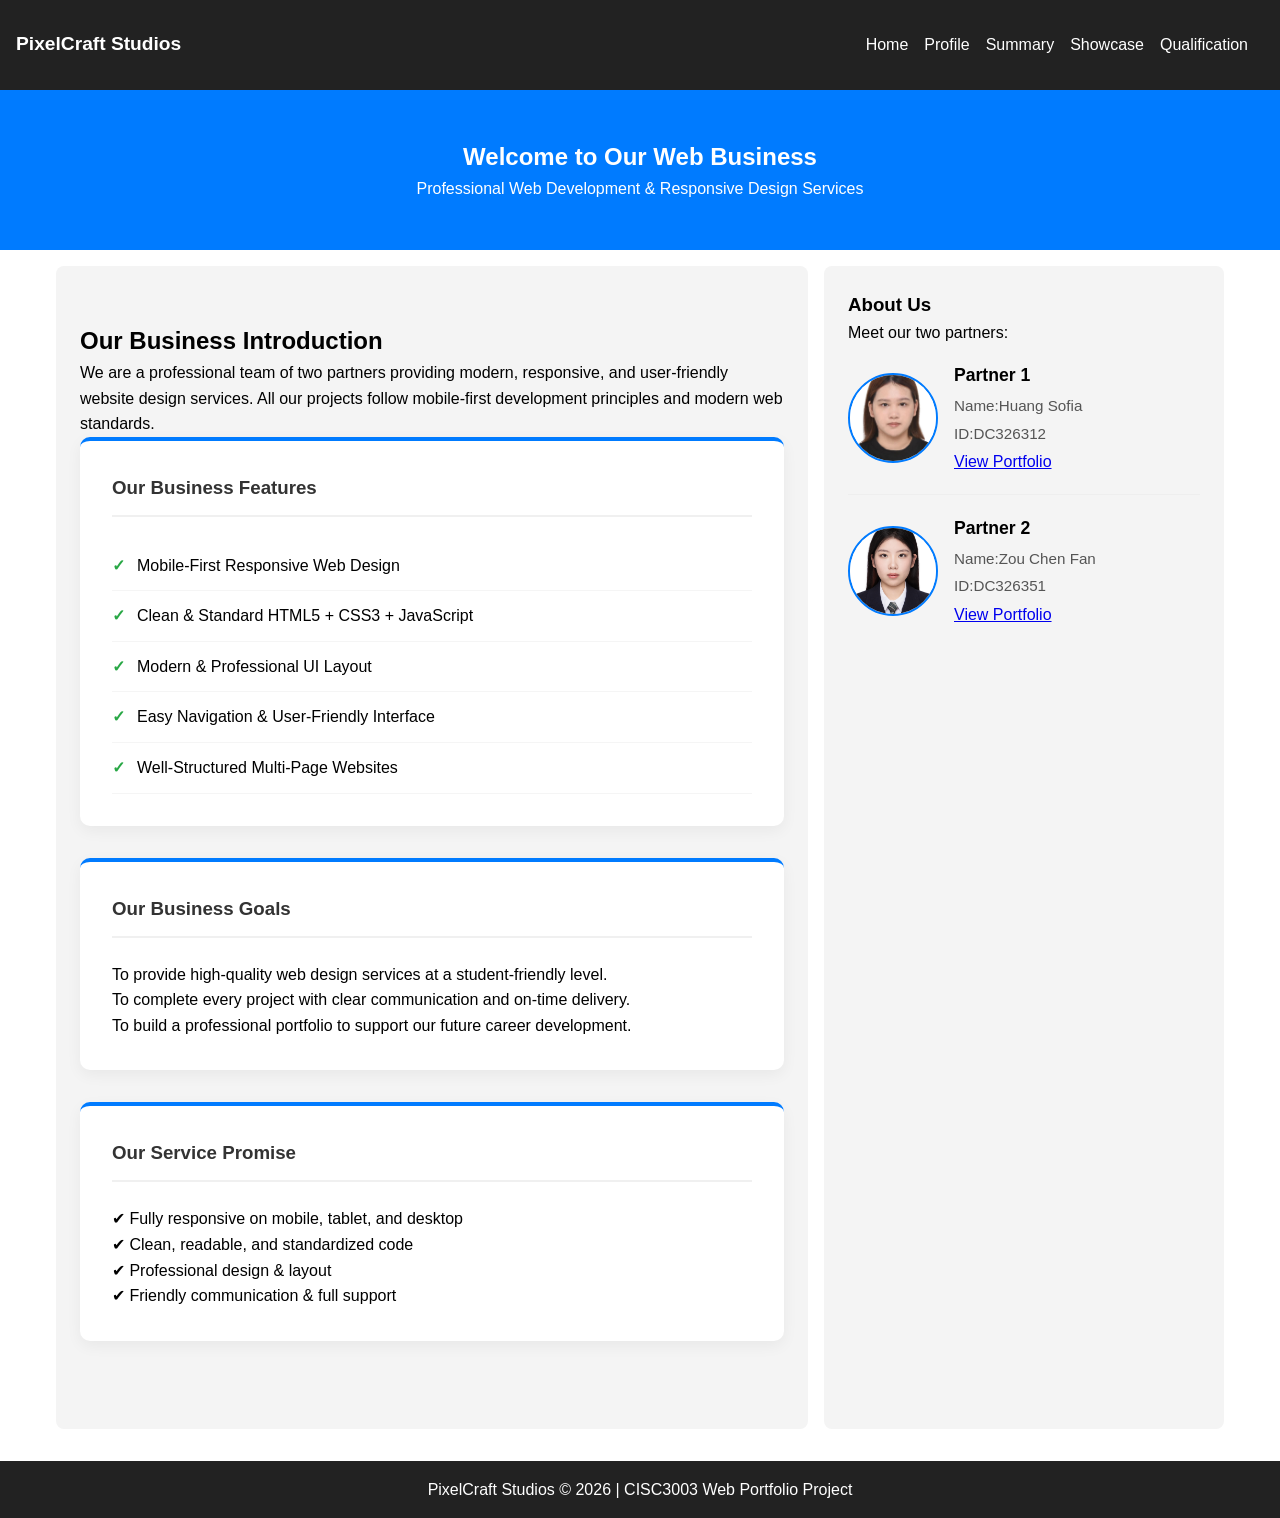
<file: CISC3003-PairAssgn-2026APR02/public/index.html>
<!DOCTYPE html>
<html lang="en">
<head>
  <meta charset="UTF-8">
  <meta name="viewport" content="width=device-width, initial-scale=1.0">
  <title>Home - Our Web Business</title>
  <link rel="stylesheet" href="css/style.css">
  <style>
    .home-container {
      padding: 2rem 0;
    }

    .home-card {
      background: white;
      border-radius: 10px;
      padding: 2rem;
      box-shadow: 0 5px 15px rgba(0,0,0,0.05);
      border-top: 4px solid #007bff;
      margin-bottom: 2rem;
      transition: transform 0.3s ease, box-shadow 0.3s ease;
    }

    .home-card:hover {
      transform: translateY(-5px);
      box-shadow: 0 10px 20px rgba(0,0,0,0.1);
    }

    .home-card h3 {
      color: #333;
      margin-bottom: 1.5rem;
      padding-bottom: 0.75rem;
      border-bottom: 2px solid #f0f0f0;
    }

    .feature-list {
      list-style: none;
      padding-left: 0;
    }

    .feature-list li {
      padding: 0.75rem 0;
      border-bottom: 1px solid #f5f5f5;
      display: flex;
      align-items: center;
    }

    .feature-list li:before {
      content: "✓";
      color: #28a745;
      font-weight: bold;
      margin-right: 0.75rem;
    }

    .partner-info {
      display: flex;
      align-items: center;
      gap: 1rem;
      margin-bottom: 1.2rem;
      padding-bottom: 1.2rem;
      border-bottom: 1px solid #eee;
    }

    .partner-info:last-child {
      border-bottom: none;
      margin-bottom: 0;
      padding-bottom: 0;
    }

    .partner-photo {
      width: 90px;
      height: 90px;
      object-fit: cover;
      border-radius: 50%;
      border: 2px solid #007bff;
    }

    .partner-details h4 {
      margin: 0 0 0.3rem 0;
      font-size: 1.1rem;
    }

    .partner-details p {
      margin: 0.2rem 0;
      font-size: 0.95rem;
      color: #555;
    }
  </style>
</head>
<body>

  <header>
    <div class="logo">PixelCraft Studios</div>
    <nav>
      <ul class="nav-links">
        <li><a href="index.html" class="active">Home</a></li>
        <li><a href="profile.html">Profile</a></li>
        <li><a href="summary.html">Summary</a></li>
        <li><a href="showcase.html">Showcase</a></li>
        <li><a href="qualification.html">Qualification</a></li>
      </ul>
      <div class="hamburger">☰</div>
    </nav>
  </header>

  <section class="hero">
    <h1>Welcome to Our Web Business</h1>
    <p>Professional Web Development & Responsive Design Services</p>
  </section>

  <div class="container">

    <main class="content">
      <div class="home-container">
        <h2>Our Business Introduction</h2>
        <p>We are a professional team of two partners providing modern, responsive, and user-friendly website design services. All our projects follow mobile-first development principles and modern web standards.</p>

        <div class="home-card">
          <h3>Our Business Features</h3>
          <ul class="feature-list">
            <li>Mobile-First Responsive Web Design</li>
            <li>Clean & Standard HTML5 + CSS3 + JavaScript</li>
            <li>Modern & Professional UI Layout</li>
            <li>Easy Navigation & User-Friendly Interface</li>
            <li>Well-Structured Multi-Page Websites</li>
          </ul>
        </div>

        <div class="home-card">
          <h3>Our Business Goals</h3>
          <p>To provide high-quality web design services at a student-friendly level.</p>
          <p>To complete every project with clear communication and on-time delivery.</p>
          <p>To build a professional portfolio to support our future career development.</p>
        </div>

        <div class="home-card">
          <h3>Our Service Promise</h3>
          <p>✔ Fully responsive on mobile, tablet, and desktop</p>
          <p>✔ Clean, readable, and standardized code</p>
          <p>✔ Professional design & layout</p>
          <p>✔ Friendly communication & full support</p>
        </div>
      </div>
    </main>

    <aside class="sidebar">
      <h3>About Us</h3>
      <p style="margin-bottom:1rem;">Meet our two partners:</p>

      <!-- Partner 1 -->
      <div class="partner-info">
        <img src="images/partner1.png" class="partner-photo">
        <div class="partner-details">
          <h4>Partner 1</h4>
          <p>Name:Huang Sofia</p>
          <p>ID:DC326312</p>
           <a href="https://sofia74077.github.io/CISC3003-IndAssgn-2026MAR01/" class="portfolio-btn">View Portfolio</a>
        </div>
        </div>

      <!-- Partner 2 -->
      <div class="partner-info">
        <img src="images/partner2.jpg" class="partner-photo">
        <div class="partner-details">
          <h4>Partner 2</h4>
          <p>Name:Zou Chen Fan</p>
          <p>ID:DC326351</p>
           <a href="https://emilyum.github.io/Hello-World/cisc3003-IndAssgn-2026MAR01/cisc3003-IndAssgn.html" class="portfolio-btn">View Portfolio</a>
        </div>
       </div>
    </aside>
  </div>

  <footer>
    <p>PixelCraft Studios &copy; 2026 | CISC3003 Web Portfolio Project</p>
  </footer>

  <script src="js/script.js"></script>
</body>
</html>
</file>
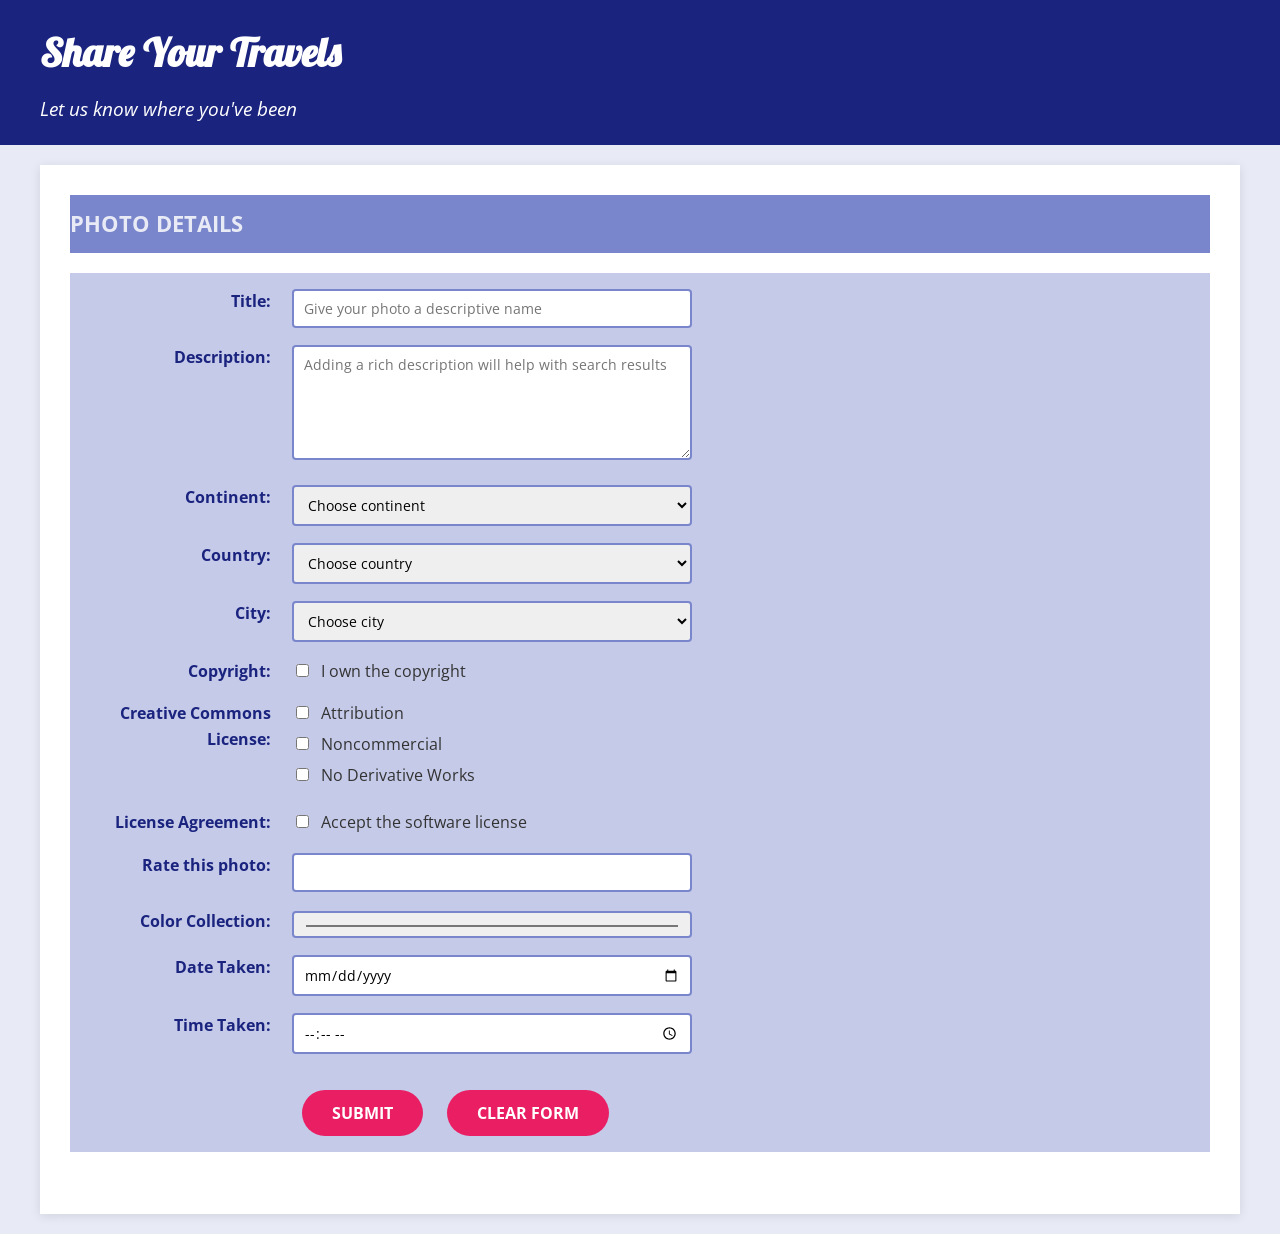
<file: CISC3003-Practice04-2026FEB06/CISC3003_ Practice04-after.html>
<!DOCTYPE html>
<html lang="en">
<head>
    <meta http-equiv="Content-Type" content="text/html; charset=UTF-8">
    <title>CISC3003: Practice 04</title>
    
    <link href="https://fonts.googleapis.com/css?family=Open+Sans" rel="stylesheet">
    <link href="https://fonts.googleapis.com/css?family=Lobster" rel="stylesheet">
    
    <link rel="stylesheet" href="css/reset.css">
    <link rel="stylesheet" href="css/cisc3003-practice04-after.css">
</head>
<body>
    <header>
        <h1>Share Your Travels</h1>
        <p>Let us know where you've been</p>
    </header>
    
    <main>
        <section>
            <h2>Photo Details</h2>
                <table>
                    <tr>
                        <td><label for="title">Title:</label></td>
                        <td>
                            <input type="text" id="title" name="title" 
                                   placeholder="Give your photo a descriptive name" 
                                   size="50">
                        </td>
                    </tr>
                    <tr>
                        <td><label for="description">Description:</label></td>
                        <td>
                            <textarea id="description" name="description" 
                                      rows="5" cols="61"
                                      placeholder="Adding a rich description will help with search results"></textarea>
                        </td>
                    </tr>
                    <tr>
                        <td><label for="continent">Continent:</label></td>
                        <td>
                            <select id="continent" name="continent">
                                <option value="">Choose continent</option>
                                <option value="africa">Africa</option>
                                <option value="asia">Asia</option>
                                <option value="europe">Europe</option>
                                <option value="north-america">North America</option>
                                <option value="south-america">South America</option>
                            </select>
                        </td>
                    </tr>
                    <tr>
                        <td><label for="country">Country:</label></td>
                        <td>
                            <select id="country" name="country">
                                <option value="">Choose country</option>
                                <option value="canada">Canada</option>
                                <option value="mexico">Mexico</option>
                                <option value="usa">United States</option>
                            </select>
                        </td>
                    </tr>
                    <tr>
                        <td><label for="city">City:</label></td>
                        <td>
                            <select id="city" name="city">
                                <option value="">Choose city</option>
                                <option value="calgary">Calgary</option>
                                <option value="montreal">Montreal</option>
                                <option value="toronto">Toronto</option>
                                <option value="vancouver">Vancouver</option>
                            </select>
                        </td>
                    </tr>
                    <tr>
                        <td><label>Copyright:</label></td>
                        <td>
                            <input type="checkbox" id="copyright" name="copyright" value="1">
                            <label for="copyright" style="display:inline;">I own the copyright</label>
                        </td>
                    </tr>
                    <tr>
                        <td><label>Creative Commons<br>License:</label></td>
                        <td>
                            <div>
                                <input type="checkbox" id="cc-attribution" name="cc[]" value="attribution">
                                <label for="cc-attribution" style="display:inline;">Attribution</label>
                            </div>
                            <div>
                                <input type="checkbox" id="cc-noncommercial" name="cc[]" value="noncommercial">
                                <label for="cc-noncommercial" style="display:inline;">Noncommercial</label>
                            </div>
                            <div>
                                <input type="checkbox" id="cc-noderivative" name="cc[]" value="noderivative">
                                <label for="cc-noderivative" style="display:inline;">No Derivative Works</label>
                            </div>
                        </td>
                    </tr>
                    <tr>
                        <td><label>License Agreement:</label></td>
                        <td>
                            <input type="checkbox" id="license" name="license" value="1">
                            <label for="license" style="display:inline;">Accept the software license</label>
                        </td>
                    </tr>
                    <tr>
                        <td><label for="rating">Rate this photo:</label></td>
                        <td>
                            <input type="number" id="rating" name="rating">

                        </td>
                    </tr>
                    <tr>
                        <td><label for="color">Color Collection:</label></td>
                        <td>
                            <input type="color" id="color" name="color" value="#000000">
                        </td>
                    </tr>
                    <tr>
                        <td><label for="date">Date Taken:</label></td>
                        <td>
                            <input type="date" id="date" name="date">
                        </td>
                    </tr>
                    <tr>
                        <td><label for="time">Time Taken:</label></td>
                        <td>
                            <input type="time" id="time" name="time">
                        </td>
                    </tr>
                    <tr>
                        <td></td>
                        <td style="padding-top: 20px;">
                            <input type="submit" value="Submit" class="rounded">
                            <input type="reset" value="Clear Form" class="rounded">
                        </td>
                    </tr>
                </table>
            </form>
        </section>
    </main>
</body>
</html>
</file>
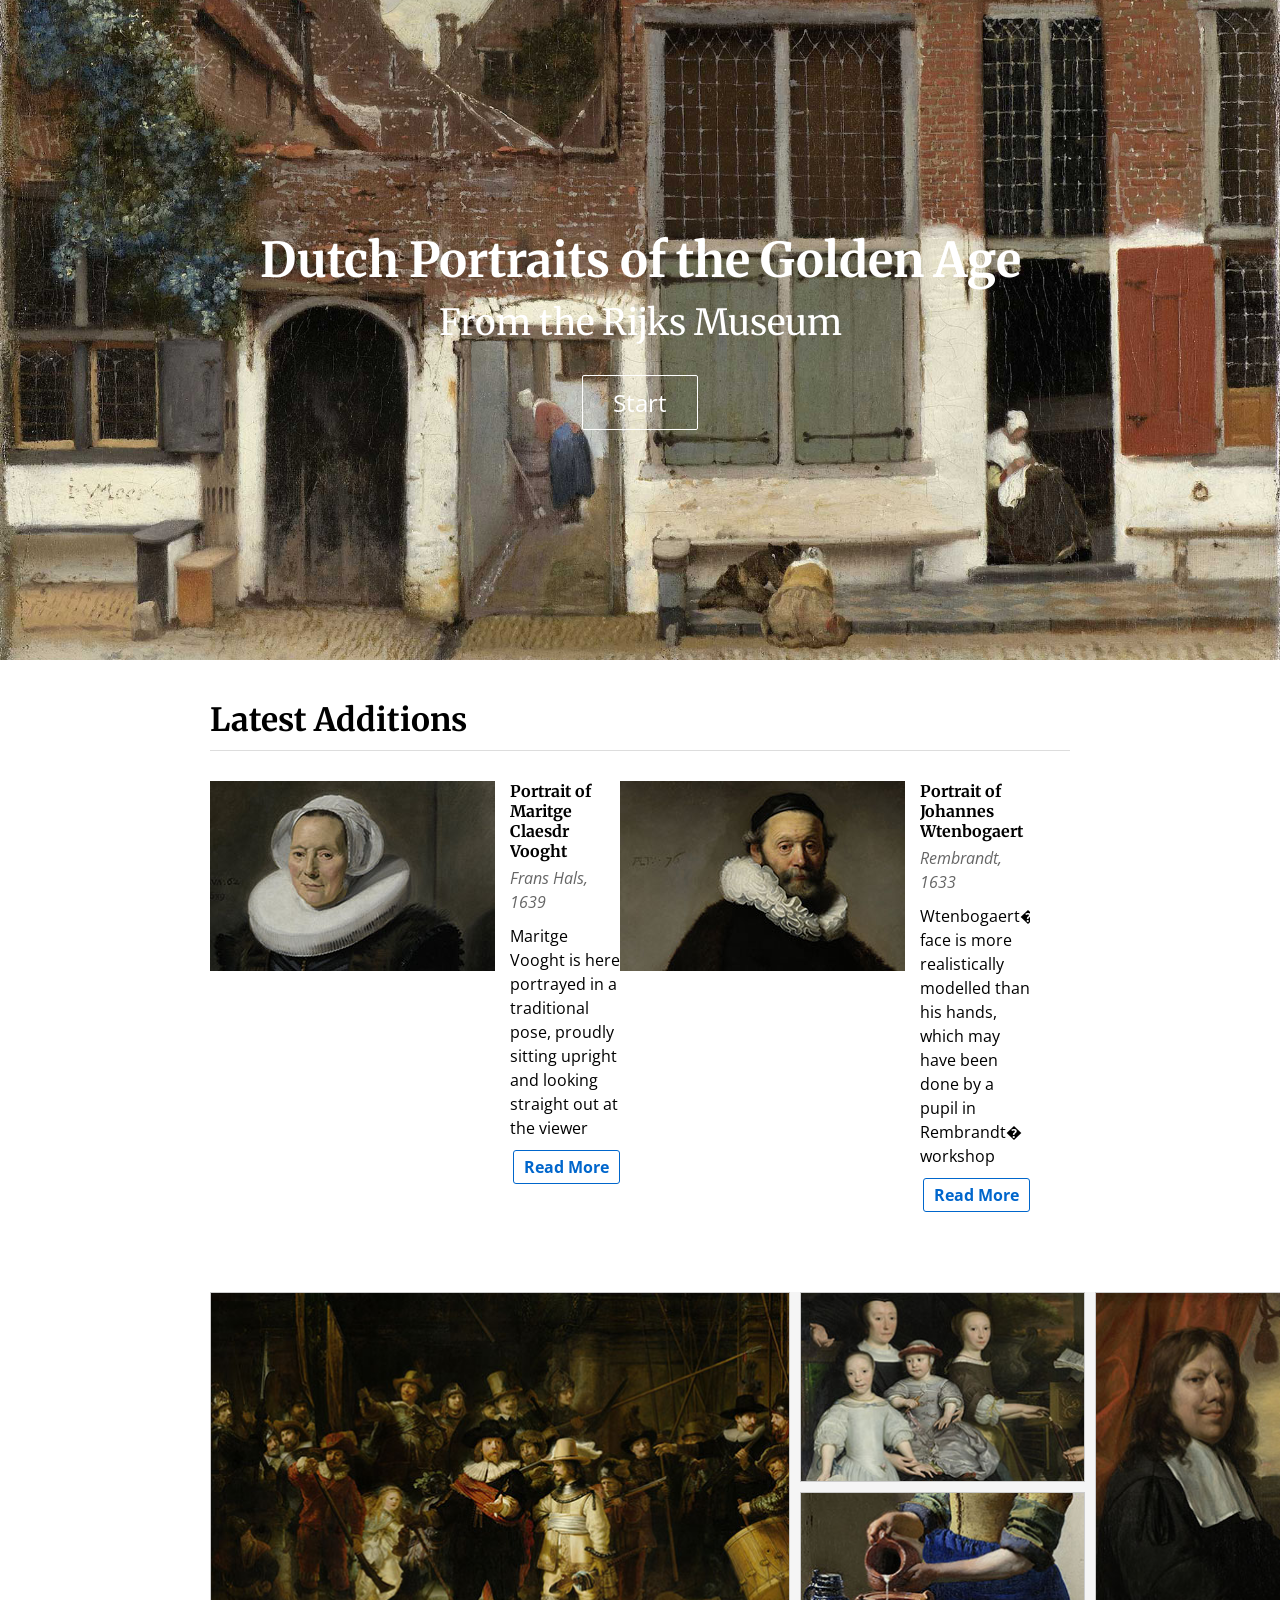
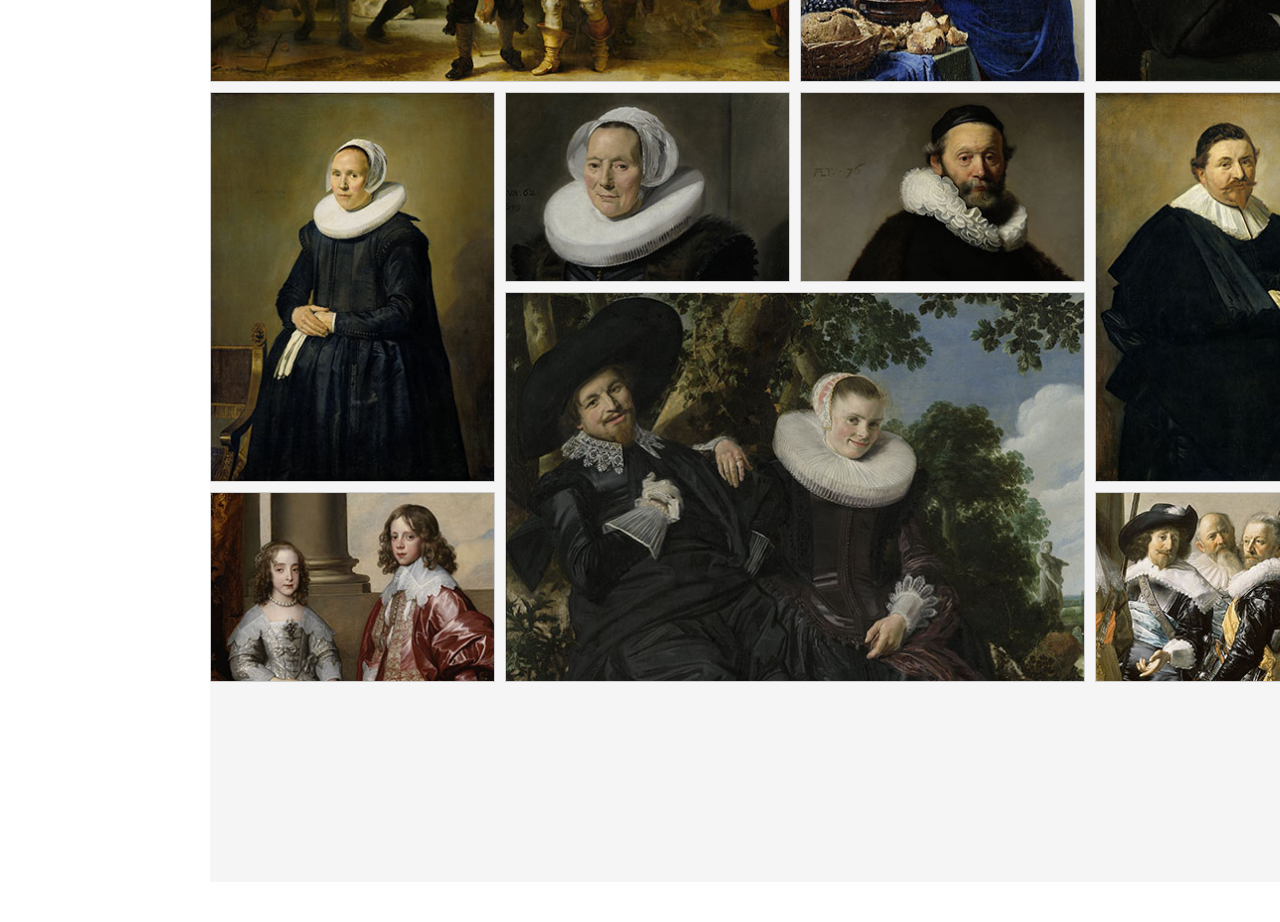
<file: CISC3003-Practice06-2026FEB13/cisc3003-practice05-after.html>
<!DOCTYPE html>
<html lang="en">

<head>
    <meta charset="utf-8">
    <title>CISC3003 Practice 05</title>

   <meta name="viewport" content="width=device-width, initial-scale=1.0">
    <link href='http://fonts.googleapis.com/css?family=Merriweather' rel='stylesheet' type='text/css'>
    <link href='http://fonts.googleapis.com/css?family=Open+Sans' rel='stylesheet' type='text/css'>
    
    <link rel="stylesheet" href="css/cisc3003-practice05-after.css">
</head>

<body>
    <header>
        <img src="images/veermeer-view-of-house--background.jpg" class="banner" />
        <div class="banner--title">
            <h1>Dutch Portraits of the Golden Age</h1>
            <h2>From the Rijks Museum</h2>
            <span><a href="#start">Start</a></span>
        </div>
        
    </header>
 
    <article>
        <a name="start"></a>
        <div class="highlights">
            <h2>Latest Additions</h2>
            <div class="highlights--container">
                <div class="highlights--media">
                    <img src="images/mosaic-f.jpg" alt="...">
                </div>
                <div class="highlights--text">
                    <h4>Portrait of Maritge Claesdr Vooght</h4>
                    <p><em>Frans Hals, 1639</em></p>
                    <p>Maritge Vooght is here portrayed in a traditional pose, proudly sitting upright and looking straight out at the viewer</p>
                    <a href="#" class="highlights--button">Read More</a>
                </div>   
            </div> 
            <div class="highlights--container">
                <div class="highlights--media">
                    <img src="images/mosaic-g.jpg" alt="...">
                </div>
                <div class="highlights--text">
                    <h4>Portrait of Johannes Wtenbogaert</h4>
                    <p><em>Rembrandt, 1633</em></p>
                    <p>Wtenbogaert� face is more realistically modelled than his hands, which may have been done by a pupil in Rembrandt� workshop</p>
                    <a href="#" class="highlights--button">Read More</a>
                </div>   
            </div>                     
        </div>

        <div class="mosaic">
            <div class="mosaic-item mosaic--a"><img src="images/mosaic-a.jpg" alt="..."></div>
            <div class="mosaic-item mosaic--b"><img src="images/mosaic-b.jpg" alt="..."></div>
            <div class="mosaic-item mosaic--c"><img src="images/mosaic-c.jpg" alt="..."></div>
            <div class="mosaic-item mosaic--d"><img src="images/mosaic-d.jpg" alt="..."></div>  
            <div class="mosaic-item mosaic--e"><img src="images/mosaic-e.jpg" alt="..."></div>
            <div class="mosaic-item mosaic--f2"><img src="images/mosaic-f.jpg" alt="..."></div>
            <div class="mosaic-item mosaic--g2"><img src="images/mosaic-g.jpg" alt="..."></div>
            <div class="mosaic-item mosaic--h"><img src="images/mosaic-h.jpg" alt="..."></div> 
            <div class="mosaic-item mosaic--i"><img src="images/mosaic-i.jpg" alt="..."></div>
            <div class="mosaic-item mosaic--j"><img src="images/mosaic-j.jpg" alt="..."></div>
            <div class="mosaic-item mosaic--k"><img src="images/mosaic-k.jpg" alt="..."></div>                          
        </div>              
    </article>   
    
</body>
</html>
</file>
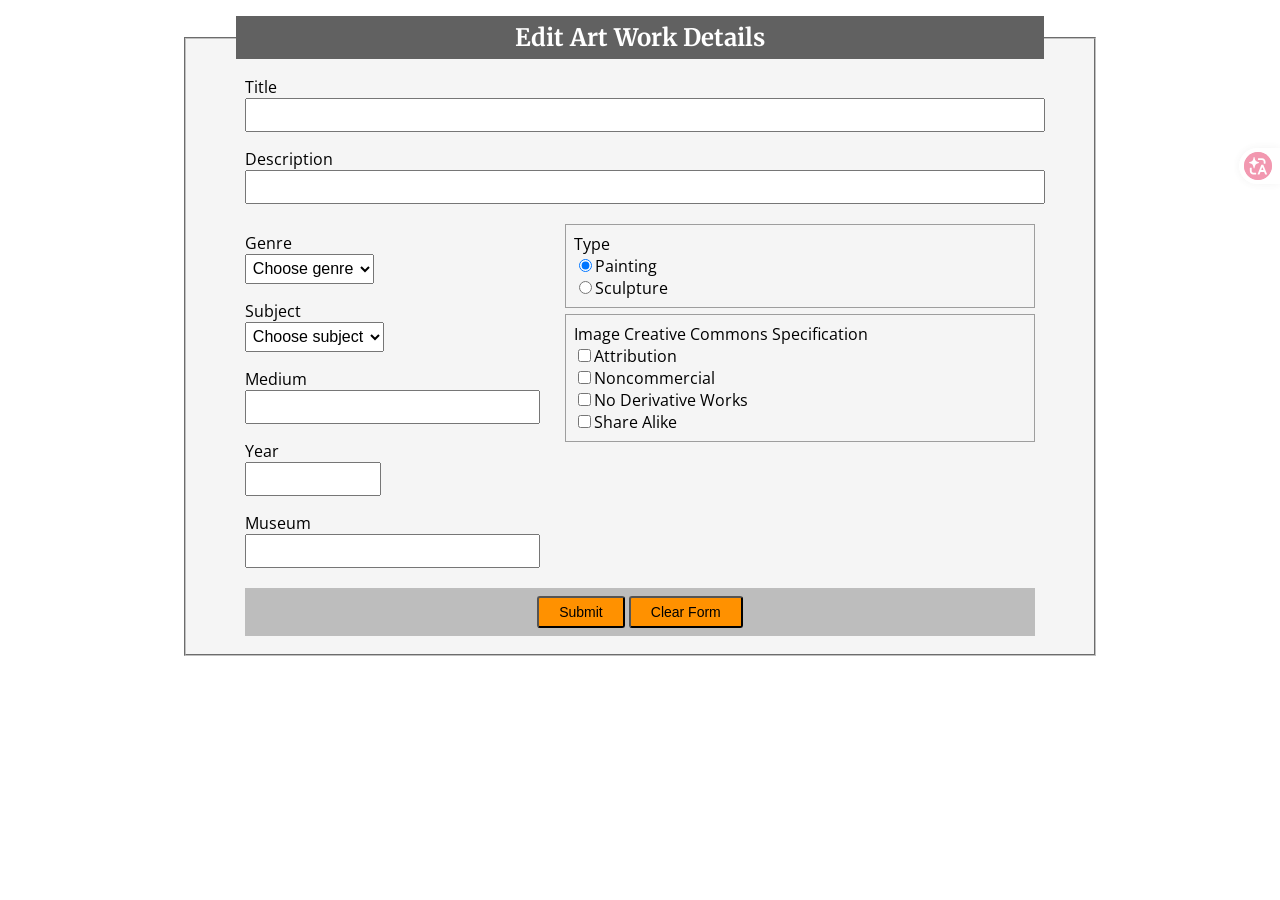
<file: CISC3003-Practice07-2026MAR13/CISC3003 Practice 07-after.html>
<!DOCTYPE html>
<!-- saved from url=(0093)https://ummoodle.um.edu.mo/pluginfile.php/1726150/mod_page/content/5/cisc3003-practice07.html -->
<html lang="en"><head><meta http-equiv="Content-Type" content="text/html; charset=UTF-8">
   
   <title>CISC3003 Practice 07</title>
   <link rel="stylesheet" href="css/styles.css">
   <script type="text/javascript" src="js/cisc3003-practice07.js"></script>
<style data-id="immersive-translate-input-injected-css">.immersive-translate-input {
  position: absolute;
  top: 0;
  right: 0;
  left: 0;
  bottom: 0;
  z-index: 2147483647;
  display: flex;
  justify-content: center;
  align-items: center;
}
.immersive-translate-attach-loading::after {
  content: " ";

  --loading-color: #f78fb6;
  width: 6px;
  height: 6px;
  border-radius: 50%;
  display: block;
  margin: 12px auto;
  position: relative;
  color: white;
  left: -100px;
  box-sizing: border-box;
  animation: immersiveTranslateShadowRolling 1.5s linear infinite;

  position: absolute;
  top: 50%;
  left: 50%;
  transform: translate(-2000%, -50%);
  z-index: 100;
}

.immersive-translate-loading-spinner {
  vertical-align: middle !important;
  width: 10px !important;
  height: 10px !important;
  display: inline-block !important;
  margin: 0 4px !important;
  border: 2px rgba(221, 244, 255, 0.6) solid !important;
  border-top: 2px rgba(0, 0, 0, 0.375) solid !important;
  border-left: 2px rgba(0, 0, 0, 0.375) solid !important;
  border-radius: 50% !important;
  padding: 0 !important;
  -webkit-animation: immersive-translate-loading-animation 0.6s infinite linear !important;
  animation: immersive-translate-loading-animation 0.6s infinite linear !important;
}

@-webkit-keyframes immersive-translate-loading-animation {
  from {
    -webkit-transform: rotate(0deg);
  }

  to {
    -webkit-transform: rotate(359deg);
  }
}

@keyframes immersive-translate-loading-animation {
  from {
    transform: rotate(0deg);
  }

  to {
    transform: rotate(359deg);
  }
}

.immersive-translate-input-loading {
  --loading-color: #f78fb6;
  width: 6px;
  height: 6px;
  border-radius: 50%;
  display: block;
  margin: 12px auto;
  position: relative;
  color: white;
  left: -100px;
  box-sizing: border-box;
  animation: immersiveTranslateShadowRolling 1.5s linear infinite;
}

@keyframes immersiveTranslateShadowRolling {
  0% {
    box-shadow: 0px 0 rgba(255, 255, 255, 0), 0px 0 rgba(255, 255, 255, 0),
      0px 0 rgba(255, 255, 255, 0), 0px 0 rgba(255, 255, 255, 0);
  }

  12% {
    box-shadow: 100px 0 var(--loading-color), 0px 0 rgba(255, 255, 255, 0),
      0px 0 rgba(255, 255, 255, 0), 0px 0 rgba(255, 255, 255, 0);
  }

  25% {
    box-shadow: 110px 0 var(--loading-color), 100px 0 var(--loading-color),
      0px 0 rgba(255, 255, 255, 0), 0px 0 rgba(255, 255, 255, 0);
  }

  36% {
    box-shadow: 120px 0 var(--loading-color), 110px 0 var(--loading-color),
      100px 0 var(--loading-color), 0px 0 rgba(255, 255, 255, 0);
  }

  50% {
    box-shadow: 130px 0 var(--loading-color), 120px 0 var(--loading-color),
      110px 0 var(--loading-color), 100px 0 var(--loading-color);
  }

  62% {
    box-shadow: 200px 0 rgba(255, 255, 255, 0), 130px 0 var(--loading-color),
      120px 0 var(--loading-color), 110px 0 var(--loading-color);
  }

  75% {
    box-shadow: 200px 0 rgba(255, 255, 255, 0), 200px 0 rgba(255, 255, 255, 0),
      130px 0 var(--loading-color), 120px 0 var(--loading-color);
  }

  87% {
    box-shadow: 200px 0 rgba(255, 255, 255, 0), 200px 0 rgba(255, 255, 255, 0),
      200px 0 rgba(255, 255, 255, 0), 130px 0 var(--loading-color);
  }

  100% {
    box-shadow: 200px 0 rgba(255, 255, 255, 0), 200px 0 rgba(255, 255, 255, 0),
      200px 0 rgba(255, 255, 255, 0), 200px 0 rgba(255, 255, 255, 0);
  }
}

.immersive-translate-modal {
  position: fixed;
  z-index: 2147483647;
  left: 0;
  top: 0;
  width: 100%;
  height: 100%;
  overflow: auto;
  background-color: rgb(0, 0, 0);
  background-color: rgba(0, 0, 0, 0.4);
  font-size: 15px;
}

.immersive-translate-modal-content {
  background-color: #fefefe;
  margin: 10% auto;
  padding: 40px 24px 24px;
  border-radius: 12px;
  width: 350px;
  font-family: system-ui, -apple-system, "Segoe UI", "Roboto", "Ubuntu",
    "Cantarell", "Noto Sans", sans-serif, "Apple Color Emoji", "Segoe UI Emoji",
    "Segoe UI Symbol", "Noto Color Emoji";
  position: relative;
}

@media screen and (max-width: 768px) {
  .immersive-translate-modal-content {
    margin: 25% auto !important;
  }
}

@media screen and (max-width: 480px) {
  .immersive-translate-modal-content {
    width: 80vw !important;
    margin: 20vh auto !important;
    padding: 20px 12px 12px !important;
  }

  .immersive-translate-modal-title {
    font-size: 14px !important;
  }

  .immersive-translate-modal-body {
    font-size: 13px !important;
    max-height: 60vh !important;
  }

  .immersive-translate-btn {
    font-size: 13px !important;
    padding: 8px 16px !important;
    margin: 0 4px !important;
  }

  .immersive-translate-modal-footer {
    gap: 6px !important;
    margin-top: 16px !important;
  }
}

.immersive-translate-modal .immersive-translate-modal-content-in-input {
  max-width: 500px;
}
.immersive-translate-modal-content-in-input .immersive-translate-modal-body {
  text-align: left;
  max-height: unset;
}

.immersive-translate-modal-title {
  text-align: center;
  font-size: 16px;
  font-weight: 700;
  color: #333333;
}

.immersive-translate-modal-body {
  text-align: center;
  font-size: 14px;
  font-weight: 400;
  color: #333333;
  margin-top: 24px;
}

@media screen and (max-width: 768px) {
  .immersive-translate-modal-body {
    max-height: 250px;
    overflow-y: auto;
  }
}

.immersive-translate-close {
  color: #666666;
  position: absolute;
  right: 16px;
  top: 16px;
  font-size: 20px;
  font-weight: bold;
}

.immersive-translate-close:hover,
.immersive-translate-close:focus {
  text-decoration: none;
  cursor: pointer;
}

.immersive-translate-modal-footer {
  display: flex;
  justify-content: center;
  flex-wrap: wrap;
  margin-top: 24px;
}

.immersive-translate-btn {
  width: fit-content;
  color: #fff;
  background-color: #ea4c89;
  border: none;
  font-size: 14px;
  margin: 0 8px;
  padding: 9px 30px;
  border-radius: 5px;
  display: flex;
  align-items: center;
  justify-content: center;
  cursor: pointer;
  transition: background-color 0.3s ease;
}

.immersive-translate-btn-container {
  display: flex;
  flex-direction: column;
  align-items: center;
  justify-content: center;
  gap: 8px;
}

.immersive-translate-btn:hover {
  background-color: #f082ac;
}
.immersive-translate-btn:disabled {
  opacity: 0.6;
  cursor: not-allowed;
}
.immersive-translate-btn:disabled:hover {
  background-color: #ea4c89;
}

.immersive-translate-link-btn {
  background-color: transparent;
  color: #ea4c89;
  border: none;
  cursor: pointer;
  height: 30px;
  line-height: 30px;
}

.immersive-translate-cancel-btn {
  /* gray color */
  background-color: rgb(89, 107, 120);
}

.immersive-translate-cancel-btn:hover {
  background-color: hsl(205, 20%, 32%);
}

.immersive-translate-action-btn {
  background-color: transparent;
  color: #ea4c89;
  border: 1px solid #ea4c89;
}

.immersive-translate-btn svg {
  margin-right: 5px;
}

.immersive-translate-link {
  cursor: pointer;
  user-select: none;
  -webkit-user-drag: none;
  text-decoration: none;
  color: #ea4c89;
  -webkit-tap-highlight-color: rgba(0, 0, 0, 0.1);
}

.immersive-translate-primary-link {
  cursor: pointer;
  user-select: none;
  -webkit-user-drag: none;
  text-decoration: none;
  color: #ea4c89;
  -webkit-tap-highlight-color: rgba(0, 0, 0, 0.1);
}

.immersive-translate-modal input[type="radio"] {
  margin: 0 6px;
  cursor: pointer;
}

.immersive-translate-modal label {
  cursor: pointer;
}

.immersive-translate-close-action {
  position: absolute;
  top: 2px;
  right: 0px;
  cursor: pointer;
}

.imt-image-status {
  background-color: rgba(0, 0, 0, 0.5) !important;
  display: flex !important;
  flex-direction: column !important;
  align-items: center !important;
  justify-content: center !important;
  border-radius: 16px !important;
}
.imt-image-status img,
.imt-image-status svg,
.imt-img-loading {
  width: 28px !important;
  height: 28px !important;
  margin: 0 0 8px 0 !important;
  min-height: 28px !important;
  min-width: 28px !important;
  position: relative !important;
}
.imt-img-loading {
  background-image: url("[data-uri]");
  background-size: 28px 28px;
  animation: image-loading-rotate 1s linear infinite !important;
}

.imt-image-status span {
  color: var(--bg-2, #fff) !important;
  font-size: 14px !important;
  line-height: 14px !important;
  font-weight: 500 !important;
  font-family: "PingFang SC", Arial, sans-serif !important;
}

.imt-primary-button {
  display: flex;
  padding: 12px 80px;
  justify-content: center;
  align-items: center;
  gap: 8px;
  border-radius: 8px;
  background: #ea4c89;
  color: #fff;
  font-size: 16px;
  font-style: normal;
  font-weight: 700;
  line-height: 24px;
  border: none;
  cursor: pointer;
}

.imt-retry-text {
  color: #999;
  text-align: center;
  font-size: 14px;
  font-style: normal;
  font-weight: 400;
  line-height: 21px;
  cursor: pointer;
}

.imt-action-container {
  display: flex;
  flex-direction: column;
  gap: 12px;
}

.imt-modal-content-text {
  text-align: left;
  color: #333;
  font-size: 16px;
  font-weight: 400;
  line-height: 24px;
}

@keyframes image-loading-rotate {
  from {
    transform: rotate(360deg);
  }
  to {
    transform: rotate(0deg);
  }
}

.imt-linear-gradient-text {
  background: linear-gradient(90deg, #00a6ff 0%, #c369ff 52.4%, #ff4590 100%);
  background-clip: text;
  -webkit-background-clip: text;
  -webkit-text-fill-color: transparent;
}

.imt-flex-center {
  display: flex;
  align-items: center;
  justify-content: center;
}

.imt-linear-black-btn {
  border-radius: 50px;
  background: linear-gradient(66deg, #222 19%, #696969 94.25%);
  height: 48px;
  width: 100%;
  color: #fff;
  font-size: 16px;
  font-weight: 700;
  display: flex;
  align-items: center;
  cursor: pointer;
  justify-content: center;
}
</style></head>
<body data-new-gr-c-s-check-loaded="14.1134.0" data-gr-ext-installed="">
<form method="get" action="https://ummoodle.um.edu.mo/pluginfile.php/1726150/mod_page/content/5/cisc3003-practice07.html" id="mainForm">
   <fieldset>
      <legend>Edit Art Work Details</legend>
      <table>
         <tbody><tr>
            <td colspan="2">
               <p>
               <label>Title</label><br>
               <input type="text" name="title" id="title" class="required hilightable">
               </p>
               <p>
               <label>Description</label><br>
               <input type="text" name="description" id="description" class="required hilightable">
               </p>            
            </td>
         </tr>
         <tr>
            <td> 
               <p> 
               <label>Genre</label><br>
               <select name="genre" class="hilightable">
                  <option>Choose genre</option> 
                  <option>Abstract</option>
                  <option>Baroque</option>
                  <option>Gothic</option>
                  <option>Renaissance</option>
               </select>
               </p>
               <p> 
               <label>Subject</label><br>
               <select name="subject" class="hilightable">
                  <option>Choose subject</option> 
                  <option>Animals</option>
                  <option>Landscape</option>
                  <option>People</option>
               </select>
               </p>
               <p>	
               <label>Medium</label><br>               
               <input type="text" name="medium" id="medium" class="hilightable">
               </p>
               <p>	
               <label>Year</label><br>               
               <input type="text" name="year" id="year" class="hilightable required">
               </p>  
               <p>	
               <label>Museum</label><br>               
               <input type="text" name="museum" id="museum" class="hilightable">
               </p>                             
            </td>
            <td>
               <div class="box">
                  <label>Type </label><br>
                  <input type="radio" name="type" value="1" checked="">Painting<br>
                  <input type="radio" name="type" value="2">Sculpture<br>
               </div>
               <div class="box">
                  <label>Image Creative Commons Specification </label><br>
                  <input type="checkbox" name="cc">Attribution <br>
                  <input type="checkbox" name="cc">Noncommercial <br>    
                  <input type="checkbox" name="cc">No Derivative Works <br>  
                  <input type="checkbox" name="cc">Share Alike
               </div>               
            </td>
         </tr>
 
         <tr>
            <td colspan="2">
               <div class="rectangle centered"> 
                  <input type="submit" value="Submit" class="btn"> <input type="reset" value="Clear Form" class="btn">      
               </div>
            </td>
         </tr>
      </tbody></table>
   </fieldset>
</form>


</body><div id="immersive-translate-popup" style="all: initial"><template shadowrootmode="open"><style>/** 基础色阶定义 **/
:root,
#mount[data-theme="light"],
#mount:not([data-theme="dark"]) {
  /* 中性灰阶（light） */
  --c-00: #000000;
  --c-22: #222222;
  --c-33: #333333;
  --c-66: #666666;
  --c-83: #838383;
  --c-99: #999999;
  --c-c7: #c7c7c7;
  --c-cc: #cccccc;
  --c-e6: #e6e6e6;
  --c-f5: #f5f5f5;
  --c-ff: #ffffff;
  /* 品牌主色阶（light） */
  --p-main: #ea4c89;
  --p-hover: #ec5e95;
  --p-active: #e34a85;
  --p-special: #ee71a2;
  --p-disabled: #f4a5c4;
  --p-text-disabled: #f9c9dc;
  --p-weak: #fdedf3;
  /* Surface 层级（light，TC 填充-1） */
  --s-1: #f3f5f6;
  --s-1-hover: #f6f8f9;
  --s-1-active: #edf1f2;
  --s-1-weak: #fafbfb;
  /* 输入/边框（light，TC 填充-2） */
  --input-bg-base: #fafbfc;
  --input-border: #ecf0f7;
  --input-border-strong: #e0e0e6;
  --input-bg-strong: #fafdff;
}

:root[data-theme="dark"],
[data-theme="dark"] {
  /* 中性灰阶（dark） */
  --c-00: #ffffff;
  --c-22: #dbdbdb;
  --c-33: #dbdbdb;
  --c-66: #b3b3b3;
  --c-83: #838383;
  --c-99: #707070;
  --c-c7: #666666;
  --c-cc: #5c5c5c;
  --c-e6: #3b3b3b;
  --c-f5: #262626;
  --c-ff: #222222;
  /* 品牌主色阶（dark） */
  --p-main: #e23c7c;
  --p-hover: #ea4c89;
  --p-active: #d5467d;
  --p-special: #a93a65;
  --p-disabled: #7e2f4d;
  --p-text-disabled: #522335;
  --p-weak: #26171d;
  /* Surface 层级（dark，TC 填充-1） */
  --s-1: #2d2e2f;
  --s-1-hover: #323434;
  --s-1-active: #202121;
  --s-1-weak: #262627;
  /* 输入/边框（dark，TC 填充-2） */
  --input-bg-base: #2b2d30;
  --input-border: #3e434b;
  --input-border-strong: #43474b;
  --input-bg-strong: #1f2123;
}

:root,
#mount [data-theme] {
  /* 业务/通用变量引用色阶（全局可见，含 Shadow DOM） */
  --primary: var(--p-main);
  --primary-hover: var(--p-hover);
  --primary-inverse: #fff;
  --modal-background: var(--s-1);
  --modal-border: var(--input-border);
  --modal-text: var(--c-22);
  --modal-text-secondary: var(--c-66);
  --modal-error: var(--p-main);
  --modal-required: #f53f3f;
  --modal-success: #68cd52;
  --modal-button-background: var(--p-main);
  --modal-button-text: var(--c-ff);
  --modal-input-background: var(--input-bg-base);
  --modal-check-color: var(--p-main);
  --background-color: var(--c-ff);
  --background-light-green: var(--s-1-weak, #f5f7f9);
  --text-black-2: var(--c-22);
  --text-gray-2: var(--c-22);
  --text-gray-6: var(--c-66);
  --text-gray-9: var(--c-99);
  --text-gray-c2: var(--c-c7);
  --switch-background-color: var(--c-c7, hsl(205deg, 16%, 77%));
  --float-ball-more-button-border-color: var(--c-f5, #f6f6f6);
  --float-ball-more-button-background-color: var(--c-ff);
  --float-ball-more-button-hover-color: var(--p-weak);
  --float-ball-more-button-svg-color: #6c6f73;
  --service-bg-hover: var(--s-1-hover, #f7faff);
  --service-bg: var(--s-1-weak, #fafbfb);
}

#mount {
  --font-family: system-ui, -apple-system, "Segoe UI", "Roboto", "Ubuntu",
    "Cantarell", "Noto Sans", sans-serif, "Apple Color Emoji", "Segoe UI Emoji",
    "Segoe UI Symbol", "Noto Color Emoji";
  /* PC/H5 兼容的字号、间距、圆角、阴影变量 */
  --f-12: 12px;
  --f-14: 14px;
  --f-15: 15px;
  --f-16: 16px;
  --f-18: 18px;
  --f-20: 20px;
  --space-4: 4px;
  --space-6: 6px;
  --space-8: 8px;
  --space-12: 12px;
  --space-16: 16px;
  --space-18: 18px;
  --space-24: 24px;
  --radius-8: 8px;
  --radius-12: 12px;
  --radius-16: 16px;
  --control-height-lg: 44px;
  --width-28: 28px;
  --width-24: 24px;
  --width-20: 20px;
  --width-18: 18px;
  --width-16: 16px;
  --width-label-md: 56px;
  --shadow-lg: 0 18px 48px rgba(0, 0, 0, 0.12);

  /* 常规变量 */
  --line-height: 1.5;
  --font-weight: 400;
  --font-size: 16px;
  --border-radius: 4px;
  --border-width: 2px;
  --outline-width: 3px;
  --spacing: 16px;
  --typography-spacing-vertical: 24px;
  --block-spacing-vertical: calc(var(--spacing) * 2);
  --block-spacing-horizontal: var(--spacing);
  --grid-spacing-vertical: 0;
  --grid-spacing-horizontal: var(--spacing);
  --form-element-spacing-vertical: 12px;
  --form-element-spacing-horizontal: 16px;
  --nav-element-spacing-vertical: 16px;
  --nav-element-spacing-horizontal: 8px;
  --nav-link-spacing-vertical: 8px;
  --nav-link-spacing-horizontal: 8px;
  --form-label-font-weight: var(--font-weight);
  --transition: 0.2s ease-in-out;
  --modal-overlay-backdrop-filter: blur(4px);
  --switch-color: var(--primary-inverse);
  --switch-checked-background-color: var(--primary);
  --icon-xia: url("[data-uri]");
  /* 兼容旧变量：主色直接引用品牌主色阶 */
  --primary: var(--p-main);
  --primary-hover: var(--p-hover);
  --primary-inverse: #fff;
  /* Modal 业务变量引用色阶 */
  --modal-background: var(--s-1);
  --modal-border: var(--input-border);
  --modal-text: var(--c-22);
  --modal-text-secondary: var(--c-66);
  --modal-error: var(--p-main);
  --modal-required: #f53f3f;
  --modal-success: #68cd52;
  --modal-button-background: var(--p-main);
  --modal-button-text: var(--c-ff);
  --modal-input-background: var(--input-bg-base);
  --modal-check-color: var(--p-main);
  --background-color: var(--c-ff);
  --background-light-green: var(--s-1-weak, #f5f7f9);
  --text-black-2: var(--c-22);
  --text-gray-2: var(--c-22);
  --text-gray-6: var(--c-66);
  --text-gray-9: var(--c-99);
  --text-gray-c2: var(--c-c7);
  --switch-background-color: var(--c-c7, hsl(205deg, 16%, 77%));
  --float-ball-more-button-border-color: var(--c-f5, #f6f6f6);
  --float-ball-more-button-background-color: var(--c-ff);
  --float-ball-more-button-hover-color: var(--p-weak);
  --float-ball-more-button-svg-color: #6c6f73;
  --service-bg-hover: var(--s-1-hover, #f7faff);
  --service-bg: var(--s-1-weak, #fafbfb);
  line-height: var(--line-height);
  font-family: var(--font-family);
  font-size: var(--font-size);
}

@media (max-width: 480px) {
  :root,
  #mount {
    --f-12: 10px;
    --f-14: 12px;
    --f-15: 13px;
    --f-16: 14px;
    --f-18: 16px;
    --f-20: 18px;
    --space-4: 4px;
    --space-6: 4px;
    --space-8: 6px;
    --space-12: 8px;
    --space-16: 12px;
    --space-18: 14px;
    --space-24: 18px;
    --radius-8: 6px;
    --radius-12: 10px;
    --radius-16: 12px;
    --control-height-lg: 38px;
    --shadow-lg: 0 12px 32px rgba(0, 0, 0, 0.1);
    --width-28: 24px;
    --width-24: 20px;
    --width-20: 16px;
    --width-18: 14px;
    --width-16: 12px;
    --width-label-md: 52px;
  }
}

#mount * {
  box-sizing: border-box;
}

[hidden] {
  display: none !important;
}

:where(#mount) a,
:where(#mount) [role="link"] {
  --color: var(--primary);
  --background-color: transparent;
  outline: none;
  background-color: var(--background-color);
  color: var(--color);
  -webkit-text-decoration: var(--text-decoration);
  text-decoration: var(--text-decoration);
  transition: background-color var(--transition), color var(--transition),
    box-shadow var(--transition), -webkit-text-decoration var(--transition);
  transition: background-color var(--transition), color var(--transition),
    text-decoration var(--transition), box-shadow var(--transition);
  transition: background-color var(--transition), color var(--transition),
    text-decoration var(--transition), box-shadow var(--transition),
    -webkit-text-decoration var(--transition);
}
:where(#mount) a:is([aria-current], :hover, :active, :focus),
:where(#mount) [role="link"]:is([aria-current], :hover, :active, :focus) {
  --color: var(--primary-hover);
  --text-decoration: underline;
}

:where(#mount) label {
  font-size: 13px;
  line-height: 1.3;
  color: var(--text-gray-2, #222222);
}

:where(#mount) button {
  width: 100%;
  font-family: inherit;
  font-size: 15px;
  line-height: 1.3;
  min-height: 44px;
  border-radius: 12px;
  padding: 0 14px;
  border: none;
  background-color: var(--primary, #ea4c89);
  color: #ffffff;
  cursor: pointer;
  transition: background-color 0.2s ease, box-shadow 0.2s ease, color 0.2s ease;
}

:where(#mount) button:hover {
  background-color: var(--primary-hover, #f082ac);
}

:where(#mount) button:disabled {
  opacity: 0.6;
  cursor: not-allowed;
}

:where(#mount) select,
:where(#mount) input,
:where(#mount) textarea {
  font-family: inherit;
  color: var(--text-gray-2, #222222);
}

:where(#mount) select {
  appearance: none;
  -webkit-appearance: none;
  -moz-appearance: none;
  font-family: inherit;
  color: var(--text-gray-2, inherit);
  font-size: 13px;
  line-height: 1.3;
  outline: none;
  padding: 8px 16px;
  border: none;
  border-radius: 12px;
  background-color: var(--popup-item-background-color, transparent);
  background-image: var(--icon-xia, none);
  background-repeat: no-repeat;
  background-position: center right 12px;
  background-size: 16px auto;
  cursor: pointer;
}

:where(#mount) input[type="checkbox"] {
  accent-color: var(--primary, #ea4c89);
}

[type="checkbox"],
[type="radio"] {
  -webkit-appearance: none;
  -moz-appearance: none;
  appearance: none;
  width: 1.25em;
  height: 1.25em;
  margin-top: -0.125em;
  margin-right: 0.375em;
  margin-left: 0;
  -webkit-margin-start: 0;
  margin-inline-start: 0;
  -webkit-margin-end: 0.375em;
  margin-inline-end: 0.375em;
  border-width: var(--border-width);
  font-size: inherit;
  vertical-align: middle;
  cursor: pointer;
}
[type="checkbox"]::-ms-check,
[type="radio"]::-ms-check {
  display: none;
}
[type="checkbox"]:checked,
[type="checkbox"]:checked:active,
[type="checkbox"]:checked:focus,
[type="radio"]:checked,
[type="radio"]:checked:active,
[type="radio"]:checked:focus {
  --background-color: var(--primary);
  --border-color: var(--primary);
  background-image: var(--icon-checkbox);
  background-position: center;
  background-size: 0.75em auto;
  background-repeat: no-repeat;
}
[type="checkbox"] ~ label,
[type="radio"] ~ label {
  display: inline-block;
  margin-right: 0.375em;
  margin-bottom: 0;
  cursor: pointer;
}

[type="checkbox"]:indeterminate {
  --background-color: var(--primary);
  --border-color: var(--primary);
  background-image: var(--icon-minus);
  background-position: center;
  background-size: 0.75em auto;
  background-repeat: no-repeat;
}

[type="radio"] {
  border-radius: 50%;
}
[type="radio"]:checked,
[type="radio"]:checked:active,
[type="radio"]:checked:focus {
  --background-color: var(--primary-inverse);
  border-width: 0.35em;
  background-image: none;
}

:where(#mount) [type="checkbox"][role="switch"] {
  --background-color: var(--switch-background-color);
  --border-color: var(--switch-background-color);
  --color: var(--switch-color);
  width: 2.25em;
  height: 1.25em;
  border: var(--border-width) solid var(--border-color);
  border-radius: 1.25em;
  background-color: var(--background-color);
  line-height: 1.25em;
}
:where(#mount) [type="checkbox"][role="switch"]:focus {
  --background-color: var(--switch-background-color);
  --border-color: var(--switch-background-color);
}
:where(#mount) [type="checkbox"][role="switch"]:checked {
  --background-color: var(--switch-checked-background-color);
  --border-color: var(--switch-checked-background-color);
}
:where(#mount) [type="checkbox"][role="switch"]:before {
  display: block;
  width: calc(1.25em - (var(--border-width) * 2));
  height: 100%;
  border-radius: 50%;
  background-color: var(--color);
  content: "";
  transition: margin 0.1s ease-in-out;
}
:where(#mount) [type="checkbox"][role="switch"]:checked {
  background-image: none;
}
:where(#mount) [type="checkbox"][role="switch"]:checked::before {
  margin-left: calc(1.125em - var(--border-width));
  -webkit-margin-start: calc(1.125em - var(--border-width));
  margin-inline-start: calc(1.125em - var(--border-width));
}

:where(#mount) [type="checkbox"][aria-invalid="false"],
:where(#mount) [type="checkbox"]:checked[aria-invalid="false"],
:where(#mount) [type="radio"][aria-invalid="false"],
:where(#mount) [type="radio"]:checked[aria-invalid="false"],
:where(#mount) [type="checkbox"][role="switch"][aria-invalid="false"],
:where(#mount) [type="checkbox"][role="switch"]:checked[aria-invalid="false"] {
  --border-color: var(--form-element-valid-border-color);
}
:where(#mount) [type="checkbox"][aria-invalid="true"],
:where(#mount) [type="checkbox"]:checked[aria-invalid="true"],
:where(#mount) [type="radio"][aria-invalid="true"],
:where(#mount) [type="radio"]:checked[aria-invalid="true"],
:where(#mount) [type="checkbox"][role="switch"][aria-invalid="true"],
:where(#mount) [type="checkbox"][role="switch"]:checked[aria-invalid="true"] {
  --border-color: var(--form-element-invalid-border-color);
}

.text-black {
  color: var(--text-black-2);
}

.text-gray-2 {
  color: var(--text-gray-2);
}

.text-gray-6 {
  color: var(--text-gray-6);
}

.text-gray-9 {
  color: var(--text-gray-9);
}

.text-gray-c2 {
  color: var(--text-gray-c2);
}

.pt-4 {
  padding-top: 16px;
}

.p-2 {
  padding: 8px;
}

.pl-5 {
  padding-left: 48px;
}

.p-0 {
  padding: 0;
}

.pl-2 {
  padding-left: 8px;
}

.pl-4 {
  padding-left: 24px;
}

.pt-2 {
  padding-top: 8px;
}

.pb-2 {
  padding-bottom: 8px;
}

.pb-4 {
  padding-bottom: 16px;
}

.pb-5 {
  padding-bottom: 20px;
}

.pr-5 {
  padding-right: 48px;
}

.text-sm {
  font-size: 13px;
}

.text-base {
  font-size: 16px;
}

.w-full {
  width: 100%;
}

.flex {
  display: flex;
}

.flex-row {
  flex-direction: row;
}

.flex-wrap {
  flex-wrap: wrap;
}

.flex-end {
  justify-content: flex-end;
}

.flex-grow {
  flex-grow: 1;
}

.justify-between {
  justify-content: space-between;
}

.mb-0 {
  margin-bottom: 0px;
}

.mb-2 {
  margin-bottom: 8px;
}

.mb-4 {
  margin-bottom: 16px;
}

.mb-3 {
  margin-bottom: 12px;
}

.inline-block {
  display: inline-block;
}

.py-2 {
  padding-top: 8px;
  padding-bottom: 8px;
}

.py-2-5 {
  padding-top: 6px;
  padding-bottom: 6px;
}

.mt-0 {
  margin-top: 0;
}

.mt-2 {
  margin-top: 8px;
}

.mt-3 {
  margin-top: 12px;
}

.mt-4 {
  margin-top: 16px;
}

.mt-5 {
  margin-top: 20px;
}

.mt-6 {
  margin-top: 24px;
}

.mb-1 {
  margin-bottom: 4px;
}

.ml-4 {
  margin-left: 24px;
}

.ml-3 {
  margin-left: 16px;
}

.ml-2 {
  margin-left: 8px;
}

.ml-1 {
  margin-left: 4px;
}

.mr-1 {
  margin-right: 4px;
}

.mr-2 {
  margin-right: 8px;
}

.mr-3 {
  margin-right: 16px;
}

.mx-2 {
  margin-left: 8px;
  margin-right: 8px;
}

.pl-3 {
  padding-left: 12px;
}

.pr-3 {
  padding-right: 12px;
}

.p-3 {
  padding: 12px;
}

.px-1 {
  padding-left: 4px;
  padding-right: 4px;
}

.px-3 {
  padding-left: 12px;
  padding-right: 12px;
}

.pt-3 {
  padding-top: 12px;
}

.px-6 {
  padding-left: 18px;
  padding-right: 18px;
}

.px-4 {
  padding-left: 16px;
  padding-right: 16px;
}

.pt-6 {
  padding-top: 20px;
}

.py-3 {
  padding-top: 12px;
  padding-bottom: 12px;
}

.py-0 {
  padding-top: 0;
  padding-bottom: 0;
}

.left-auto {
  left: auto !important;
}

.max-h-28 {
  max-height: 112px;
}

.max-h-30 {
  max-height: 120px;
}

.overflow-y-scroll {
  overflow-y: scroll;
}

.text-xs {
  font-size: 12px;
}

.inline-flex {
  display: inline-flex;
}

.flex-1 {
  flex: 1;
}

.flex-3 {
  flex: 3;
}

.flex-4 {
  flex: 4;
}

.flex-2 {
  flex: 2;
}

.items-center {
  align-items: center;
}

.max-content {
  width: max-content;
}

.justify-center {
  justify-content: center;
}

.items-end {
  align-items: flex-end;
}

.items-baseline {
  align-items: baseline;
}

.my-5 {
  margin-top: 48px;
  margin-bottom: 48px;
}

.my-4 {
  margin-top: 24px;
  margin-bottom: 24px;
}

.my-3 {
  margin-top: 16px;
  margin-bottom: 16px;
}

.pt-3 {
  padding-top: 12px;
}

.px-3 {
  padding-left: 12px;
  padding-right: 12px;
}

.pt-2 {
  padding-top: 8px;
}

.px-2 {
  padding-left: 8px;
  padding-right: 8px;
}

.pt-1 {
  padding-top: 4px;
}

.px-1 {
  padding-left: 4px;
  padding-right: 4px;
}

.pb-2 {
  padding-bottom: 8px;
}

.justify-end {
  justify-content: flex-end;
}

.w-auto {
  width: auto;
}

.shrink-0 {
  flex-shrink: 0;
}

.text-right {
  text-align: right;
}

.clickable {
  cursor: pointer;
}

.close {
  cursor: pointer;
  width: 16px;
  height: 16px;
  background-image: var(--icon-close);
  background-position: center;
  background-size: auto 1rem;
  background-repeat: no-repeat;
  opacity: 0.5;
  transition: opacity var(--transition);
}

.padding-two-column {
  padding-left: 40px;
  padding-right: 40px;
}

.muted {
  color: #999;
}

.text-label {
  color: #666;
}

.display-none {
  display: none;
}

/* dark use #18232c */
@media (prefers-color-scheme: dark) {
  .text-label {
    color: #9ca3af;
  }
}

.text-decoration-none {
  text-decoration: none;
}

.text-decoration-none:is([aria-current], :hover, :active, :focus),
[role="link"]:is([aria-current], :hover, :active, :focus) {
  --text-decoration: none !important;
  background-color: transparent !important;
}

.text-overflow-ellipsis {
  text-overflow: ellipsis;
  overflow: hidden;
  white-space: nowrap;
}

.max-w-20 {
  max-width: 180px;
  white-space: nowrap;
}

[data-theme="light"],
#mount:not([data-theme="dark"]) {
  --popup-footer-background-color: #e8eaeb;
  --popup-content-background-color: #ffffff;
  --popup-item-background-color: #f3f5f6;
  --popup-item-hover-background-color: #eaeced;
  --popup-trial-pro-background-color: #f9fbfc;
  --service-select-content-shadow: 0px 2px 12px 0px rgba(75, 76, 77, 0.2);
  --service-select-border-color: #fafafa;
  --service-select-selected-background-color: #f3f5f6;
  --download-app-background: #f3f5f6;
}

[data-theme="dark"] {
  --popup-footer-background-color: #0d0d0d;
  --popup-content-background-color: #191919;
  --popup-item-background-color: #272727;
  --popup-item-hover-background-color: #333333;
  --popup-trial-pro-background-color: #222222;
  --service-select-content-shadow: 0px 2px 12px 0px rgba(0, 0, 0, 0.9);
  --service-select-border-color: #2c2c2c;
  --service-select-selected-background-color: #333333;
  --download-app-background: #333;
}

#mount {
  min-width: 268px;
}

body {
  padding: 0;
  margin: 0 auto;
  min-width: 268px;
  border-radius: 10px;
}

.popup-container {
  font-size: 16px;
  --font-size: 16px;
  color: #666;
  background-color: var(--popup-footer-background-color);
  width: 316px;
  min-width: 316px;
}

.popup-content {
  background-color: var(--popup-content-background-color);
  border-radius: 0px 0px 12px 12px;
  padding: 16px 20px;
}

.immersive-translate-popup-overlay {
  position: fixed;
  top: 0;
  left: 0;
  height: 100%;
  width: 100%;
  touch-action: none;
}

.immersive-translate-popup-wrapper {
  background: var(--background-color);
  border-radius: 10px;
  border: 1px solid var(--muted-border-color);
}

.main-button {
  font-size: 15px;
  vertical-align: middle;
  border-radius: 12px;
  padding: unset;
  height: 44px;
  line-height: 44px;
}

select.language-select,
select.translate-service,
select.min-select {
  --form-element-spacing-horizontal: 0;
  margin-bottom: 0px;
  max-width: unset;
  flex: 1;
  overflow: hidden;
  font-size: 13px;
  border: none;
  border-radius: 8px;
  padding-right: 30px;
  padding-left: 0px;
  background-position: center right 12px;
  background-size: 16px auto;
  background-image: var(--icon-xia);
  text-overflow: ellipsis;
  color: var(--text-gray-2);
  background-color: transparent;
  box-shadow: unset !important;
  cursor: pointer;
}

select.more {
  background-position: center right;
  padding-right: 20px;
}

select.translate-service {
  color: var(--text-black-2);
}

.min-select-container.disabled {
  opacity: 0.5;
  pointer-events: none;
}

.popup-footer {
  background-color: var(--popup-footer-background-color);
  height: 40px;
}

.language-select-container {
  position: relative;
  width: 100%;
  background-color: var(--popup-item-background-color);
  height: 55px;
  border-radius: 12px;
}

select.language-select {
  color: var(--text-black-2);
  font-size: 14px;
  padding: 8px 24px 24px 16px;
  position: absolute;
  border-radius: 12px;
  position: absolute;
  left: 0;
  right: 0;
  top: 0;
  bottom: 0;
}

.language-select-container label {
  position: absolute;
  bottom: 10px;
  left: 16px;
  font-size: 12px;
  color: var(--text-gray-9);
  line-height: 12px;
  margin: 0;
}

.translation-service-container {
  background-color: var(--popup-item-background-color);
  border-radius: 12px;
}

.min-select-container {
  display: flex;
  justify-content: space-between;
  align-items: center;
  height: 44px;
  background-color: var(--popup-item-background-color);
  padding-left: 16px;
}

.min-select-container:first-child {
  border-top-left-radius: 10px;
  border-top-right-radius: 10px;
}

.min-select-container:last-child {
  border-bottom-left-radius: 10px;
  border-bottom-right-radius: 10px;
}

.min-select-container:only-child {
  border-radius: 10px;
}

.translate-mode {
  width: 44px;
  height: 44px;
  border-radius: 22px;
  background-color: var(--popup-item-background-color);
  display: flex;
  align-items: center;
  justify-content: center;
  flex-shrink: 0;
  cursor: pointer;
}

.translate-mode svg {
  fill: var(--text-gray-2);
}

.widgets-container {
  display: flex;
  align-items: stretch;
  justify-content: space-between;
  width: 100%;
  gap: 9px;
}

/* 当只有两个小组件时的样式优化 */
.widgets-container.widgets-two-items {
  gap: 16px;
}

.widgets-container.widgets-two-items .widget-item {
  flex: 0 1 auto;
  min-width: 93px;
  max-width: 120px;
}

.widget-item {
  display: flex;
  max-width: 93px;
  flex-direction: row;
  align-items: center;
  justify-content: center;
  background-color: var(--popup-item-background-color);
  font-size: 12px;
  min-height: 44px;
  height: 100%;
  border-radius: 8px;
  cursor: pointer;
  flex: 1;
  padding: 8px 4px;
  text-align: center;
}

.widget-icon-text {
  white-space: nowrap;
  overflow: hidden;
  text-overflow: ellipsis;
  color: var(--text-gray-2);
}

.widgets-container svg {
  fill: var(--text-gray-2);
  color: var(--text-gray-2);
}

.share-button-container {
  display: flex;
  align-items: center;
  cursor: pointer;
  padding: 2px 3px 0 8px;
}

.share-button-container svg {
  fill: var(--text-gray-9);
}

.min-select-container:hover,
.language-select-container:hover,
.widget-item:hover,
.translate-mode:hover {
  background-color: var(--popup-item-hover-background-color);
}

.main-button:hover {
  background-color: #f5508f;
}

.share-button-container:hover {
  background-color: var(--popup-item-background-color);
  border-radius: 6px;
}

.error-boundary {
  background: #fff2f0;
  border: 1px solid #ffccc7;
  display: flex;
  padding: 12px;
  font-size: 14px;
  color: rgba(0, 0, 0, 0.88);
  word-break: break-all;
  margin: 12px;
  border-radius: 12px;
  flex-direction: column;
}

.upgrade-pro {
  border-radius: 11px;
  background: linear-gradient(57deg, #272727 19.8%, #696969 82.2%);
  padding: 2px 8px;
  transform: scale(0.85);
}

.upgrade-pro span {
  background: linear-gradient(180deg, #ffeab4 17.65%, #f8c235 85.29%);
  background-clip: text;
  -webkit-background-clip: text;
  -webkit-text-fill-color: transparent;
  font-size: 12px;
  margin-left: 4px;
}

.upgrade-pro svg {
  margin-top: -2px;
}

.upgrade-pro:hover {
  background: linear-gradient(57deg, #3d3d3d 19.8%, #949494 82.2%);
}

.border-bottom-radius-0 {
  border-bottom-left-radius: 0 !important;
  border-bottom-right-radius: 0 !important;
}

.trial-pro-container {
  border-radius: 0px 0px 12px 12px;
  background: var(--popup-trial-pro-background-color);
  display: flex;
  align-items: center;
  height: 44px;
  padding-left: 16px;
  padding-right: 12px;
  font-size: 12px;
}

.trial-pro-container label {
  line-height: 13px;
  color: var(--text-black-2);
}

.trial-pro-container img {
  margin-left: 5px;
}

.cursor-pointer {
  cursor: pointer;
}

.upgrade-pro-discount-act {
  height: 25px;
  display: flex;
  padding: 0 4px;
  align-items: center;
  border-radius: 15px;
  background: linear-gradient(
    90deg,
    #cefbfa 11.33%,
    #d7f56f 63.75%,
    #fccd5e 100%
  );
  transform: scale(0.9);
  box-shadow: 0px 1.8px 3.6px 0px rgba(0, 0, 0, 0.1);
  cursor: pointer;
}

.upgrade-pro-discount-act span {
  font-size: 12px;
  font-weight: 700;
  margin-left: 4px;
  color: #222222;
}

.upgrade-pro-discount-act:hover {
  text-decoration: unset;
  background: linear-gradient(
    90deg,
    #e2fffe 11.33%,
    #e6ff91 63.75%,
    #ffdf93 100%
  );
}

.custom-select-container {
  width: 200px;
  position: relative;
  flex: 1;
}

#translation-service-select {
  padding-right: 12px;
  padding-left: 6px;
}

.custom-select-content {
  border-radius: 12px;
  background: var(--popup-content-background-color);
  box-shadow: var(--service-select-content-shadow);
  border: 1px solid var(--service-select-border-color);
  padding: 4px 5px;
  position: absolute;
  left: -10px;
  right: 0;
  z-index: 100;
  overflow-y: auto;
}

.custom-select-item.default {
  width: 100%;
  padding: 0;
}

.custom-select-item {
  font-size: 13px;
  padding: 5px 6px;
  border-radius: 8px;
  display: flex;
  align-items: center;
  cursor: pointer;
  color: var(--text-black-2);
  width: auto;
  overflow: hidden;
  height: 30px;
  line-height: 30px;
}

.custom-select-item-img {
  width: 20px;
  height: 20px;
  margin-right: 4px;
}

@media (prefers-color-scheme: dark) {
  .custom-select-item-img {
    margin-right: 6px;
  }
}

.custom-select-content .custom-select-item.selected,
.custom-select-content .custom-select-item:hover {
  background: var(--service-select-selected-background-color);
}

.custom-select-item > span {
  white-space: nowrap;
  overflow: hidden;
  text-overflow: ellipsis;
}

.custom-select-item-pro {
  font-size: 12px;
  margin-left: 6px;
  display: flex;
}

.custom-select-item-pro img {
  margin: 0 3px;
  width: 20px;
  flex-shrink: 0;
}

.custom-select-group-header {
  font-size: 12px;
  font-weight: 500;
  color: var(--text-gray-9);
  padding: 6px 8px 4px;
  margin-top: 2px;
  text-transform: uppercase;
  letter-spacing: 0.5px;
}

.more-container {
  position: relative;
}

.new-menu-indicator {
  position: absolute;
  width: 8px;
  height: 8px;
  background-color: #ef3434;
  border-radius: 50%;
  right: 18px;
  top: 4px;
}

.download-app {
  display: inline-flex;
  align-items: center;
  gap: 4px;
  border-radius: 8px;
  background: var(--download-app-background);
  padding: 4px 8px;
  color: var(--text-gray-6);
  font-size: 12px;
  cursor: pointer;
  transition: all 0.2s ease-in-out;
}

/* Popup 动画效果 */
@keyframes popup-fade-in {
  from {
    opacity: 0;
    transform: translateY(10px) scale(0.95);
  }
  to {
    opacity: 1;
    transform: translateY(0) scale(1);
  }
}

@keyframes popup-fade-out {
  from {
    opacity: 1;
    transform: translateY(0) scale(1);
  }
  to {
    opacity: 0;
    transform: translateY(10px) scale(0.95);
  }
}

.popup-generic-content {
  animation: popup-fade-in 0.2s ease-out;
}

.popup-generic-content.hiding {
  animation: popup-fade-out 0.15s ease-in;
}

select.min-select {
  --form-element-spacing-horizontal: 0;
  max-width: 128px;
  overflow: hidden;
  color: var(--primary);
  font-size: 13px;
  border: none;
  padding: 0;
  padding-right: 20px;
  text-overflow: ellipsis;
  color: var(--color);
}
select.min-select-secondary {
  color: var(--color);
}
select.min-select:focus {
  outline: none;
  border: none;
  --box-shadow: none;
}

select.min-select-left {
  padding-right: 0px;
  /* padding-left: 24px; */
  /* background-position: center left 0; */
  text-overflow: ellipsis;
  text-align: left;
}

select.transform-padding-left {
  padding-left: 12px;
  transform: translateX(-12px);
  background-position: center right 0px;
}

select.text-gray-6 {
  color: var(--text-gray-6);
}

/* dark use black, for windows */
@media (prefers-color-scheme: dark) {
  select.language-select option,
  select.translate-service option,
  select.min-select option {
    background-color: #666666;
  }
}

select.min-select-no-arrow {
  background-image: none;
  padding-right: 0;
}



.activity-tips {
  border-radius: 8px;
  padding: 0px 8px;
  min-height: 28px;
  background: linear-gradient(83deg, #FACCDE -0.87%, #FCE7EF 43.13%, #FBD6E4 72.08%, #FFB3D1 96.34%);  gap: 2px;
  color: #333;
  cursor: pointer;
  gap: 4px;
}

.activity-tips-icon {
  width: 18px;
  height: 18px;
  flex-shrink: 0;
}

.countdown-container {
  min-width: 50px;
  text-align: left;
  font-weight: 600;
  font-size: 12px;
  letter-spacing: 0.01em;
}

.activity-tips-text {
  font-weight: 600;
  max-width: 100px;
  overflow: hidden;
  text-overflow: ellipsis;
  white-space: nowrap;
}

html {
  font-size: 17px;
}

@media print {
  .imt-fb-container {
    display: none !important;
  }
}

#mount {
  position: absolute;
  display: none;
  min-width: 250px;
  height: auto;
  --font-size: 17px;
  font-size: 17px;
}

/* float-ball */
.imt-fb-container {
  position: fixed;
  padding: 0;
  top: 335px;
  width: fit-content;
  display: flex;
  flex-direction: column;
  display: none;
  direction: ltr;
  background-color: transparent !important;
}

.imt-fb-container:hover .imt-manga-button {
  opacity: 1;
}

.imt-fb-container.left {
  align-items: flex-start;
  left: 0;
}

.imt-fb-container.right {
  align-items: flex-end;
  right: 0;
}

.imt-fb-btn {
  cursor: pointer;
  background: var(--float-ball-more-button-background-color);
  height: 36px;
  box-shadow: 0 0 10px 0 rgba(0, 0, 0, 0.08);
}

.imt-fb-btn.left {
  border-top-right-radius: 36px;
  border-bottom-right-radius: 36px;
  padding-left: 3px;
}

.imt-fb-btn.right {
  border-top-left-radius: 36px;
  border-bottom-left-radius: 36px;
  padding-right: 3px;
}

.imt-fb-btn.mini.left {
  transform: translateX(-22px);
}

.imt-fb-btn.mini.right {
  transform: translateX(22px);
}

.imt-fb-btn.mini.active {
  transform: translateX(0);
}

.imt-fb-btn div {
  height: 36px;
  display: inline-flex;
  align-items: center;
  position: relative;
}

.imt-fb-btn .imt-fb-hit-area {
  position: absolute;
  top: 0;
  height: 36px;
  bottom: -6px;
  left: -6px;
  right: -6px;
  background: transparent;
}

.imt-fb-btn.mini.right .imt-fb-hit-area {
  left: -10px;
}

.imt-fb-btn.mini.left .imt-fb-hit-area {
  right: -10px;
}

.imt-fb-btn.left div {
  border-top-right-radius: 34px;
  border-bottom-right-radius: 34px;
  justify-content: flex-end;
}

.imt-fb-btn.right div {
  border-top-left-radius: 34px;
  border-bottom-left-radius: 34px;
}

.imt-fb-logo-img {
  width: 20px;
  height: 20px;
  margin: 0 10px;
}

.imt-fb-logo-img-big-bg {
  width: 28px;
  height: 28px;
  margin: 0;
  background-color: #ed6d8f;
  border-radius: 50%;
  margin: 0 5px;
}

.imt-float-ball-translated {
  position: absolute;
  width: 11px;
  height: 11px;
  bottom: 4px;
  right: 4px;
}

.btn-animate {
  -webkit-transform: translate3d(0, 0, 0);
  transform: translate3d(0, 0, 0);
  -webkit-transition: -webkit-transform ease-out 250ms;
  transition: -webkit-transform ease-out 250ms;
  transition: transform ease-out 250ms;
  transition: transform ease-out 250ms, -webkit-transform ease-out 250ms;
}

.imt-fb-setting-btn {
  margin-right: 18px;
  width: 28px;
  height: 28px;
}

.immersive-translate-popup-wrapper {
  background: var(--background-color);
  border-radius: 20px;
  box-shadow: 2px 10px 24px 0px #0e121614;
  border: none;
}

.popup-container {
  border-radius: 20px;
}

.popup-content {
  border-radius: 20px 20px 12px 12px;
}
.popup-footer {
  border-radius: 20px;
}

.imt-fb-close-button {
  cursor: pointer;
  position: absolute;
  left: -10px;
  bottom: -20px;
}
.imt-fb-container.left .imt-fb-close-button {
  left: auto;
  right: -10px;
}

.imt-fb-close-content {
  padding: 22px;
  width: 320px;
  pointer-events: all;
}

.imt-fb-close-title {
  font-weight: 500;
  color: var(--text-black-2);
}

.imt-fb-close-radio-content {
  background-color: var(--background-light-green);
  padding: 8px 20px;
}

.imt-fb-radio-sel,
.imt-fb-radio-nor {
  width: 16px;
  height: 16px;
  border-radius: 8px;
  flex-shrink: 0;
}

.imt-fb-radio-sel {
  border: 2px solid var(--primary);
  display: flex;
  align-items: center;
  justify-content: center;
}

.imt-fb-radio-sel div {
  width: 8px;
  height: 8px;
  border-radius: 4px;
  background-color: var(--primary);
}

.imt-fb-radio-nor {
  border: 2px solid var(--input-border-strong);
}

.imt-fb-primary-btn {
  background-color: var(--primary);
  width: 72px;
  height: 32px;
  color: white;
  border-radius: 8px;
  text-align: center;
  line-height: 32px;
  font-size: 16px;
  cursor: pointer;
}

.imt-fb-default-btn {
  border: 1px solid var(--primary);
  width: 72px;
  height: 32px;
  border-radius: 8px;
  color: var(--primary);
  line-height: 32px;
  text-align: center;
  font-size: 16px;
  cursor: pointer;
}

.imt-fb-guide-container {
  width: 312px;
  transform: translateY(-45%);
}

.imt-fb-guide-bg {
  position: absolute;
  left: 30px;
  right: 0;
  top: 0;
  bottom: 0;
  z-index: -1;
  height: 100%;
  width: 90%;
}

.imt-fb-guide-bg.left {
  transform: scaleX(-1);
}

.imt-fb-guide-content {
  margin: 16px -30px 80px 0px;
  display: flex;
  flex-direction: column;
  align-items: center;
}

.imt-fb-guide-content.left {
  margin: 16px 21px 60px 32px;
}

.imt-fb-guide-img {
  width: 220px;
  height: 112px;
}

.imt-fb-guide-message {
  font-size: 14px;
  line-height: 28px;
  color: #333333;
  white-space: pre-wrap;
  text-align: center;
  font-weight: 700;
  margin-bottom: 20px;
}

.imt-manga-guide-message {
  font-size: 16px;
  line-height: 24px;
  color: #333333;
  text-align: center;
  font-weight: 500;
  margin-bottom: 12px;
}

.imt-fb-guide-button {
  margin-top: 16px;
  line-height: 40px;
  height: 40px;
  padding: 0 20px;
  width: unset;
}

.imt-fb-side {
  border-radius: 50%;
  cursor: pointer;
  pointer-events: all;
  position: relative;
}

.imt-fb-side {
  margin: 10px 0;
}

.imt-fb-side::before,
.imt-manga-button::before,
.imt-fb-round-button::before {
  content: "";
  position: absolute;
  top: 2px;
  right: 2px;
  bottom: 2px;
  left: 2px;
  border-radius: 50%;
  background-color: transparent;
  transition: background-color 0.15s ease;
}

.imt-fb-side:hover::before,
.imt-manga-button:hover::before,
.imt-fb-round-button:hover::before {
  background-color: var(--float-ball-more-button-hover-color);
}

.imt-fb-new-badge {
  width: 26px;
  height: 14px;
  padding: 3px;
  background-color: #f53f3f;
  border-radius: 4px;
  position: absolute;
  top: -5px;
  right: 15px;
  display: flex;
  align-items: center;
  justify-content: center;
}

.imt-fb-side * {
  pointer-events: all;
}

.imt-fb-pin-icon {
  position: absolute;
  left: -16px;
  bottom: -12px;
  opacity: 0;
  cursor: pointer;
}
.imt-fb-container.left .imt-fb-pin-icon {
  left: auto;
  right: -16px;
}

.imt-fb-side:hover .imt-fb-pin-icon {
  opacity: 1;
}

.imt-fb-more-button {
  width: 36px;
  display: flex;
  align-items: center;
  justify-content: center;
  cursor: pointer;
}
/* Sheet.css */
.immersive-translate-sheet {
  position: fixed;
  transform: translateY(100%);
  /* Start off screen */
  left: 0;
  right: 0;
  background-color: var(--background-color);
  transition: transform 0.3s ease-out;
  /* Smooth slide transition */
  box-shadow: 0px -2px 10px rgba(0, 0, 0, 0.1);
  /* Ensure it's above other content */
  bottom: 0;
  border-top-left-radius: 16px;
  border-top-right-radius: 16px;
  overflow: hidden;
}

.immersive-translate-sheet.visible {
  transform: translateY(0);
}

.immersive-translate-sheet-backdrop {
  position: fixed;
  top: 0;
  left: 0;
  right: 0;
  bottom: 0;
  background-color: rgba(0, 0, 0, 0.5);
  opacity: 0;
  transition: opacity 0.3s ease-out;
}

.immersive-translate-sheet-backdrop.visible {
  opacity: 1;
}

.popup-container-sheet {
  max-width: 100vw;
  width: 100vw;
}

.imt-no-events svg * {
  pointer-events: none !important;
}

.imt-manga-button {
  width: 36px;
  height: 36px;
  display: flex;
  flex-direction: column;
  position: relative;
  align-items: center;
  justify-content: center;
  cursor: pointer;
  pointer-events: all;
  margin: 0 0 10px 0;
  background-color: var(--float-ball-more-button-background-color);
  border-radius: 50%;
  box-shadow: 0 2px 10px 0 rgba(0, 0, 0, 0.08);
  right: 8px;
}

.imt-manga-feedback {
  cursor: pointer;
  margin-bottom: 10px;
}

.imt-fb-round-button {
  width: 36px;
  height: 36px;
  display: flex;
  align-items: center;
  justify-content: center;
  cursor: pointer;
  background: var(--float-ball-more-button-background-color);
  border-radius: 50%;
  box-shadow: 0 0 10px 0 rgba(0, 0, 0, 0.08);
  position: relative;
}

.imt-fb-round-button > svg {
  z-index: 1;
}

.imt-fb-upgrade-button {
  cursor: pointer;
  margin-top: 10px;
}

.imt-manga-translated {
  position: absolute;
  left: 24px;
  top: 20px;
}

.imt-float-ball-loading {
  animation: imt-loading-animation 0.6s infinite linear !important;
}

.imt-manga-guide-bg {
  position: absolute;
  left: 0;
  right: 0;
  top: 0;
  bottom: 0;
  z-index: -1;
  width: 100%;
  transform: translateY(-50%);
}
.imt-manga-guide-content {
  position: absolute;
  top: 15px;
  left: 0;
  right: 0;
  margin: 0 40px 0;
}

.img-manga-guide-button {
  width: fit-content;
  margin: 0 auto;
}

.img-manga-close {
  position: absolute;
  bottom: -200px;
  width: 32px;
  height: 32px;
  left: 0;
  right: 0;
  margin: auto;
  cursor: pointer;
}

.imt-fb-container.dragging .imt-manga-button,
.imt-fb-container.dragging .btn-animate:not(.imt-fb-btn) {
  display: none !important;
}

.imt-fb-container.dragging .imt-fb-btn {
  border-radius: 50% !important;
  width: 36px !important;
  height: 36px !important;
  display: flex !important;
  align-items: center !important;
  cursor: move !important;
}

.imt-fb-container.dragging .imt-fb-btn div {
  border-radius: 50% !important;
  width: 36px !important;
  height: 36px !important;
  display: flex !important;
  align-items: center !important;
  justify-content: center !important;
  margin: 0 !important;
}

.imt-fb-container.dragging .imt-fb-btn.left,
.imt-fb-container.dragging .imt-fb-btn.right {
  border-radius: 50% !important;
}

.imt-fb-container.dragging .imt-fb-btn.left div,
.imt-fb-container.dragging .imt-fb-btn.right div {
  border-radius: 50% !important;
}

.imt-fb-container.dragging .imt-fb-logo-img {
  margin: 0 !important;
}

.imt-fb-container.dragging .imt-float-ball-translated {
  right: 2px !important;
  bottom: 2px !important;
}

@-webkit-keyframes imt-loading-animation {
  from {
    -webkit-transform: rotate(0deg);
  }

  to {
    -webkit-transform: rotate(359deg);
  }
}

@keyframes imt-loading-animation {
  from {
    transform: rotate(0deg);
  }

  to {
    transform: rotate(359deg);
  }
}

.imt-fb-icon {
  color: #666666;
}

[data-theme="dark"] .imt-fb-icon {
  color: #b3b3b3;
}

[data-theme="light"] .imt-fb-icon {
  color: #666666;
}

/* 悬浮球设置弹窗样式 */
.imt-fb-setting-wrapper {
  border-radius: 12px;
  box-shadow: 2px 10px 24px 0px rgba(0, 0, 0, 0.06);
}

.imt-fb-setting-content {
  padding: 16px;
  width: 350px;
  pointer-events: all;
}

.imt-fb-setting-title {
  font-weight: 700;
  font-size: 16px;
  line-height: 24px;
  color: var(--text-black-2);
}

.imt-fb-setting-preview {
  display: flex;
  justify-content: center;
  align-items: center;
  margin: 24px 0;
}

.imt-fb-preview-wrapper {
  display: flex;
  border-radius: 12px;
  overflow: hidden;
}

.imt-fb-preview-item {
  width: 99px;
  height: 57px;
  display: flex;
  align-items: center;
  justify-content: flex-end;
  position: relative;
  overflow: hidden;
}

.imt-fb-preview-item.light {
  background-color: #f3f5f6;
  border-top-left-radius: 12px;
  border-bottom-left-radius: 12px;
}

.imt-fb-preview-item.dark {
  background-color: #444;
  border-top-right-radius: 12px;
  border-bottom-right-radius: 12px;
}

.imt-fb-preview-ball {
  height: 36px;
  display: flex;
  align-items: center;
  box-shadow: 0 0 10px 0 rgba(0, 0, 0, 0.08);
  transition: all 0.2s ease;
}

.imt-fb-preview-ball.light {
  background-color: #fff;
  border-top-left-radius: 36px;
  border-bottom-left-radius: 36px;
}

.imt-fb-preview-ball.dark {
  background-color: #111;
  border-top-left-radius: 36px;
  border-bottom-left-radius: 36px;
}

.imt-fb-preview-ball.full {
  width: 41px;
  justify-content: center;
}

.imt-fb-preview-ball.mini {
  width: 41px;
  justify-content: center;
  transform: translateX(21px);
}

.imt-fb-preview-ball .imt-fb-preview-logo {
  flex-shrink: 0;
}

/* 选项区域 */
.imt-fb-setting-options {
  margin-top: 0;
  display: flex;
  flex-direction: column;
  gap: 16px;
}

.imt-fb-setting-option-row {
  display: flex;
  justify-content: space-between;
  align-items: center;
  padding: 0 4px;
}

.imt-fb-setting-option-label {
  font-size: 14px;
  font-weight: 400;
  line-height: 21px;
  color: var(--text-black-2);
}

/* Toggle 开关样式 */
.imt-fb-toggle {
  width: 30px;
  height: 18px;
  background-color: var(--switch-background-color);
  border-radius: 24px;
  position: relative;
  cursor: pointer;
  transition: background-color 0.2s ease;
  flex-shrink: 0;
}

.imt-fb-toggle.checked {
  background-color: var(--primary);
}

.imt-fb-toggle.disabled {
  opacity: 0.5;
  cursor: not-allowed;
}

.imt-fb-toggle-thumb {
  width: 14px;
  height: 14px;
  background-color: var(--switch-color);
  border-radius: 50%;
  position: absolute;
  top: 2px;
  left: 2px;
  transition: transform 0.2s ease;
  box-shadow: 0 0 10px 0 rgba(0, 0, 0, 0.08);
}

.imt-fb-toggle.checked .imt-fb-toggle-thumb {
  transform: translateX(12px);
}

.imt-fb-setting-hide-options {
  background-color: var(--background-light-green);
  padding: 8px 20px;
  border-radius: 8px;
  margin-top: 8px;
}

.imt-fb-setting-save-btn {
  background-color: var(--primary);
  color: white;
  border-radius: 8px;
  text-align: center;
  line-height: 45px;
  height: 45px;
  font-size: 14px;
  font-weight: 500;
  cursor: pointer;
  margin-top: 16px;
  transition: opacity 0.2s ease;
}

.imt-fb-setting-save-btn:hover {
  opacity: 0.9;
}

.imt-fb-setting-save-btn:active {
  opacity: 0.8;
}
</style><div id="mount" style="display: block;"><div class="imt-fb-container right notranslate " data-theme="light" style="z-index: 2147483637; pointer-events: none; right: 0px; top: 92px; display: flex;"><div class="btn-animate" style="transform: translateX(60px); opacity: 1;"><div class="imt-fb-btn imt-fb-more-button imt-fb-side"><div class=" btn-animate" style="position: relative; pointer-events: all; display: inline-block;"><div><svg class="imt-fb-icon" xmlns="http://www.w3.org/2000/svg" width="24" height="24" viewBox="0 0 24 24" fill="none"><path d="M9.65332 13.3477C10.4097 13.4245 11 14.0632 11 14.8398V18.8398L10.9922 18.9932C10.9205 19.6992 10.3593 20.2604 9.65332 20.332L9.5 20.3398H5.5C4.72334 20.3398 4.08461 19.7496 4.00781 18.9932L4 18.8398V14.8398C4 14.0114 4.67157 13.3398 5.5 13.3398H9.5L9.65332 13.3477ZM18.6533 13.3477C19.4097 13.4245 20 14.0632 20 14.8398V18.8398L19.9922 18.9932C19.9205 19.6992 19.3593 20.2604 18.6533 20.332L18.5 20.3398H14.5C13.7233 20.3398 13.0846 19.7496 13.0078 18.9932L13 18.8398V14.8398C13 14.0114 13.6716 13.3398 14.5 13.3398H18.5L18.6533 13.3477ZM5.5 14.3398C5.22386 14.3398 5 14.5637 5 14.8398V18.8398C5 19.116 5.22386 19.3398 5.5 19.3398H9.5C9.77614 19.3398 10 19.116 10 18.8398V14.8398C10 14.5637 9.77614 14.3398 9.5 14.3398H5.5ZM14.5 14.3398C14.2239 14.3398 14 14.5637 14 14.8398V18.8398C14 19.116 14.2239 19.3398 14.5 19.3398H18.5C18.7761 19.3398 19 19.116 19 18.8398V14.8398C19 14.5637 18.7761 14.3398 18.5 14.3398H14.5ZM9.65332 4.34766C10.4097 4.42445 11 5.06318 11 5.83984V9.83984L10.9922 9.99316C10.9205 10.6992 10.3593 11.2604 9.65332 11.332L9.5 11.3398H5.5C4.72334 11.3398 4.08461 10.7496 4.00781 9.99316L4 9.83984V5.83984C4 5.01142 4.67157 4.33984 5.5 4.33984H9.5L9.65332 4.34766ZM16.1484 3.18848C16.2521 2.83834 16.7479 2.83834 16.8516 3.18848L17.3281 4.79785C17.5079 5.40507 17.9648 5.89104 18.5596 6.1084L20.0576 6.65625C20.3786 6.77361 20.3785 7.22732 20.0576 7.34473L18.5596 7.89258C17.9648 8.10991 17.5079 8.59598 17.3281 9.20312L16.8516 10.8125C16.7479 11.1626 16.2521 11.1626 16.1484 10.8125L15.6719 9.20312C15.4921 8.59598 15.0352 8.10991 14.4404 7.89258L12.9424 7.34473C12.6215 7.22732 12.6214 6.77361 12.9424 6.65625L14.4404 6.1084C15.0352 5.89104 15.4921 5.40507 15.6719 4.79785L16.1484 3.18848ZM5.5 5.33984C5.22386 5.33984 5 5.5637 5 5.83984V9.83984C5 10.116 5.22386 10.3398 5.5 10.3398H9.5C9.77614 10.3398 10 10.116 10 9.83984V5.83984C10 5.5637 9.77614 5.33984 9.5 5.33984H5.5Z" fill="#ED6D8F"></path></svg><svg class="imt-fb-pin-icon" xmlns="http://www.w3.org/2000/svg" width="14" height="14" viewBox="0 0 14 14" fill="none"><circle cx="7" cy="7" r="7" fill="#B1B1B166"></circle><g transform="translate(2, 2)"><mask id="mask0_39789_2446" maskUnits="userSpaceOnUse" x="0" y="0" width="10" height="10" style="mask-type: alpha;"><rect width="10" height="10" fill="#D9D9D9"></rect></mask><g mask="url(#mask0_39789_2446)"><path d="M4.99984 6.7487C5.48595 6.7487 5.89914 6.57856 6.23942 6.23828C6.5797 5.898 6.74984 5.48481 6.74984 4.9987C6.74984 4.51259 6.5797 4.09939 6.23942 3.75911C5.89914 3.41884 5.48595 3.2487 4.99984 3.2487C4.51373 3.2487 4.10053 3.41884 3.76025 3.75911C3.41998 4.09939 3.24984 4.51259 3.24984 4.9987C3.24984 5.48481 3.41998 5.898 3.76025 6.23828C4.10053 6.57856 4.51373 6.7487 4.99984 6.7487ZM5.00171 5.77995C4.78518 5.77995 4.60053 5.70418 4.44775 5.55266C4.29498 5.40106 4.21859 5.21703 4.21859 5.00057C4.21859 4.78405 4.29435 4.59939 4.44588 4.44661C4.59748 4.29384 4.7815 4.21745 4.99796 4.21745C5.21449 4.21745 5.39914 4.29321 5.55192 4.44474C5.7047 4.59634 5.78109 4.78036 5.78109 4.99682C5.78109 5.21335 5.70532 5.398 5.5538 5.55078C5.4022 5.70356 5.21817 5.77995 5.00171 5.77995ZM4.99984 8.32161C4.05539 8.32161 3.18387 8.07335 2.38525 7.57682C1.58664 7.0803 0.958171 6.41536 0.499837 5.58203C0.444282 5.49175 0.406087 5.39707 0.385254 5.29797C0.364421 5.19887 0.354004 5.09991 0.354004 5.00109C0.354004 4.90227 0.364421 4.80252 0.385254 4.70182C0.406087 4.60113 0.444282 4.50564 0.499837 4.41536C0.958171 3.58203 1.58664 2.9171 2.38525 2.42057C3.18387 1.92405 4.05539 1.67578 4.99984 1.67578C5.94428 1.67578 6.81581 1.92405 7.61442 2.42057C8.41303 2.9171 9.0415 3.58203 9.49984 4.41536C9.55539 4.50564 9.59359 4.60033 9.61442 4.69943C9.63525 4.79852 9.64567 4.89748 9.64567 4.9963C9.64567 5.09512 9.63525 5.19488 9.61442 5.29557C9.59359 5.39627 9.55539 5.49175 9.49984 5.58203C9.0415 6.41536 8.41303 7.0803 7.61442 7.57682C6.81581 8.07335 5.94428 8.32161 4.99984 8.32161ZM5.00077 7.2487C5.77098 7.2487 6.48248 7.04557 7.13525 6.63932C7.78803 6.23307 8.2915 5.6862 8.64567 4.9987C8.2915 4.3112 7.78772 3.76432 7.13432 3.35807C6.48091 2.95182 5.76911 2.7487 4.9989 2.7487C4.22869 2.7487 3.5172 2.95182 2.86442 3.35807C2.21164 3.76432 1.70817 4.3112 1.354 4.9987C1.70817 5.6862 2.21196 6.23307 2.86536 6.63932C3.51876 7.04557 4.23057 7.2487 5.00077 7.2487Z" fill="white"></path></g></g></svg></div></div></div></div><div hidden="" class="imt-no-events " id="manga-button" style="position: relative; opacity: 0.7;"><div class="imt-manga-button btn-animate" style="transform: translateX(2px);"><div style="position: relative;"><svg xmlns="http://www.w3.org/2000/svg" width="32" height="32" viewBox="0 0 32 32" fill="none" style="vertical-align: middle;"><path d="M14.8853 4.92364C14.8853 4.92364 16.3905 10.4362 22.6668 4C22.6668 4 20.3381 10.8907 25.3364 10.0843C25.3364 10.0843 22.0563 15.6994 29 18.0599C29 18.0599 22.9934 19.306 21.1617 28C21.1617 28 17.7679 24.54 14.8853 27.3549C14.8853 27.3549 13.3233 23.5724 7.33097 26.27C7.33097 26.27 10.1141 20.6549 4.83179 21.0507C4.83179 21.0507 7.16057 18.8955 3 15.9047C3 15.9047 7.50137 16.1833 6.33697 11.7117C6.33697 11.7117 10.0005 12.3421 8.66576 6.82957C8.65156 6.81491 12.4855 9.80574 14.8853 4.92364Z" fill="#ED6D8F"></path><path d="M20.8599 13.7022C20.885 13.1361 20.9543 12.5713 20.9959 12.0052C21.0337 11.568 20.8107 11.2794 20.3876 11.18C20.0759 11.1013 19.7508 11.0867 19.433 11.137C19.1951 11.1945 18.9542 11.2396 18.7113 11.2721C18.2403 11.3028 17.9973 11.5275 17.9796 11.988C17.977 12.0833 17.9596 12.1777 17.928 12.268C17.3034 13.9102 16.6774 15.5499 16.0503 17.1873C16.0301 17.2401 16.0062 17.2904 15.9671 17.3776C15.7291 16.8975 15.4281 16.4898 15.2745 15.9986C14.8073 14.5152 14.3186 13.033 13.8312 11.5594C13.6826 11.1112 13.3489 10.9344 12.8754 11.0216C12.7889 11.0365 12.7008 11.0398 12.6134 11.0314C12.2241 10.9938 11.8311 11.0404 11.4623 11.1677C11.0946 11.2991 10.9498 11.557 11.0152 11.9254C11.0428 12.0371 11.0643 12.1503 11.0795 12.2643C11.1223 13.1902 11.1777 14.1087 11.2054 15.0321C11.257 16.7992 11.2117 18.5651 11.0858 20.3284C11.0644 20.6354 11.0304 20.9424 11.0228 21.2494C11.0115 21.6092 11.1613 21.7811 11.5266 21.8143C11.9976 21.8573 12.4711 21.8708 12.9421 21.9088C13.0309 21.9201 13.121 21.9003 13.1962 21.8528C13.2714 21.8053 13.3268 21.7334 13.3527 21.6497C13.3996 21.5394 13.4252 21.4216 13.4282 21.3022C13.4295 20.8258 13.4207 20.3493 13.4081 19.8741C13.393 19.3264 13.3917 18.7763 13.3438 18.231C13.2857 17.5839 13.266 16.934 13.2847 16.2847C13.2847 16.2466 13.291 16.2073 13.2985 16.1312C13.3338 16.2024 13.3514 16.2356 13.3665 16.2712C13.9017 17.5228 14.3617 18.8037 14.7443 20.1074C14.7928 20.2421 14.7928 20.3889 14.7443 20.5237C14.6322 20.8196 14.7141 21.037 14.9659 21.1377C15.4445 21.3268 15.9331 21.4926 16.4155 21.6731C16.4865 21.7033 16.566 21.7091 16.6408 21.6895C16.7157 21.6698 16.7815 21.6259 16.8273 21.565C16.9085 21.4643 16.9743 21.3526 17.0225 21.2335C17.0537 21.1374 17.0798 21.0399 17.1006 20.9412C17.3185 20.2425 17.5653 19.5499 17.7517 18.8438C17.9785 17.9723 18.2624 17.1158 18.6018 16.2798C18.6201 16.2439 18.6411 16.2094 18.6647 16.1766C18.6761 16.2319 18.6761 16.254 18.6761 16.2761C18.6345 17.59 18.5955 18.8978 18.5501 20.2056C18.5363 20.5949 18.491 20.9829 18.4809 21.3722C18.4721 21.705 18.6207 21.8708 18.9557 21.9002C19.4355 21.9432 19.9191 21.9592 20.4002 21.9973C20.4888 22.0079 20.5784 21.9875 20.653 21.9399C20.7277 21.8922 20.7827 21.8203 20.8082 21.7369C20.8531 21.6305 20.8766 21.5167 20.8775 21.4017C20.88 20.7668 20.8674 20.132 20.8674 19.4971C20.8662 19.2846 20.8687 19.0722 20.8523 18.8622C20.8158 18.3968 20.7264 17.9314 20.7339 17.4685C20.7515 16.2122 20.8044 14.9572 20.8599 13.7022Z" fill="white"></path></svg></div></div></div><div style="display: flex; align-items: center; flex-direction: row; gap: 8px;"><svg xmlns="http://www.w3.org/2000/svg" width="14" height="14" viewBox="0 0 14 14" fill="none" style="display: block; opacity: 0;"><g clip-path="url(#clip0_38845_9816)"><path d="M7 14C5.14348 14 3.36301 13.2625 2.05025 11.9497C0.737498 10.637 0 8.85652 0 7C0 5.14348 0.737498 3.36301 2.05025 2.05025C3.36301 0.737498 5.14348 0 7 0C8.85652 0 10.637 0.737498 11.9497 2.05025C13.2625 3.36301 14 5.14348 14 7C14 8.85652 13.2625 10.637 11.9497 11.9497C10.637 13.2625 8.85652 14 7 14Z" fill="#B1B1B1" fill-opacity="0.4"></path><path d="M6.11754 7.00052L4.18254 5.06452C4.06786 4.94725 4.00406 4.78948 4.00498 4.62546C4.00589 4.46144 4.07145 4.3044 4.18744 4.18841C4.30342 4.07243 4.46046 4.00687 4.62448 4.00595C4.7885 4.00503 4.94627 4.06884 5.06354 4.18352L6.99954 6.11852L8.93554 4.18352C8.99315 4.1246 9.06188 4.07771 9.13774 4.04554C9.2136 4.01337 9.29508 3.99656 9.37748 3.9961C9.45988 3.99564 9.54155 4.01153 9.61777 4.04285C9.69398 4.07417 9.76323 4.1203 9.82149 4.17857C9.87976 4.23683 9.92589 4.30608 9.95721 4.38229C9.98853 4.45851 10.0044 4.54018 10.004 4.62258C10.0035 4.70497 9.98669 4.78646 9.95452 4.86232C9.92235 4.93818 9.87545 5.00691 9.81654 5.06452L7.88154 7.00052L9.81654 8.93652C9.93122 9.05379 9.99502 9.21155 9.99411 9.37557C9.99319 9.5396 9.92763 9.69664 9.81164 9.81262C9.69566 9.9286 9.53862 9.99417 9.3746 9.99508C9.21058 9.996 9.05281 9.9322 8.93554 9.81752L6.99954 7.88252L5.06354 9.81752C5.00593 9.87643 4.93721 9.92333 4.86135 9.9555C4.78549 9.98767 4.704 10.0045 4.6216 10.0049C4.5392 10.0054 4.45753 9.9895 4.38131 9.95818C4.3051 9.92686 4.23585 9.88073 4.17759 9.82247C4.11932 9.7642 4.0732 9.69496 4.04188 9.61874C4.01056 9.54253 3.99467 9.46086 3.99513 9.37846C3.99559 9.29606 4.01239 9.21457 4.04456 9.13871C4.07673 9.06285 4.12363 8.99413 4.18254 8.93652L6.11754 7.00052Z" fill="white"></path></g><defs><clippath id="clip0_38845_9816"><rect width="14" height="14" fill="white"></rect></clippath></defs></svg><div style="position: relative;"><div class="imt-fb-btn right btn-animate  " dir="ltr" style="opacity: 0.7;"><div class=" " style="position: relative; pointer-events: all; display: inline-block;"><div><div class="imt-fb-btn-content"><svg class="imt-fb-logo-img imt-fb-logo-img-big-bg" width="28" height="28" viewBox="0 0 28 28" fill="none" xmlns="http://www.w3.org/2000/svg"><path d="M0 14C0 6.26801 6.26801 0 14 0C21.732 0 28 6.26801 28 14C28 21.732 21.732 28 14 28C6.26801 28 0 21.732 0 14Z" fill="#ED6D8F"></path><path d="M7.30921 15.6381C7.53044 15.6381 7.70979 15.8175 7.70979 16.0387V19.0088C7.70979 19.934 8.45993 20.684 9.38526 20.684H11.7557C11.9769 20.684 12.1562 20.8634 12.1562 21.0846V22.152C12.1562 22.3732 11.9769 22.5526 11.7557 22.5526H9.38526C7.42782 22.5526 5.84099 20.966 5.84099 19.0088V16.0387C5.84099 15.8175 6.02034 15.6381 6.24157 15.6381H7.30921ZM18.9876 12.6944C19.1515 12.6944 19.2989 12.7943 19.3597 12.9466L22.9711 22.0036C23.076 22.2667 22.8822 22.5526 22.599 22.5526H21.4672C21.3016 22.5526 21.153 22.4506 21.0934 22.2961L20.2724 20.1673C20.2128 20.0128 20.0643 19.9108 19.8986 19.9108H16.7508C16.5852 19.9108 16.4366 20.0128 16.377 20.1673L15.556 22.2961C15.4964 22.4506 15.3478 22.5526 15.1822 22.5526H14.0504C13.7672 22.5526 13.5734 22.2667 13.6783 22.0036L17.2897 12.9466C17.3505 12.7943 17.4979 12.6944 17.6618 12.6944H18.9876ZM18.5116 15.6017C18.4456 15.4308 18.2038 15.4308 18.1378 15.6017L17.3016 17.7699C17.251 17.9011 17.3478 18.0423 17.4885 18.0423H19.1609C19.3016 18.0423 19.3984 17.9012 19.3478 17.7699L18.5116 15.6017ZM9.69589 5.30028C9.79943 4.8999 10.368 4.89991 10.4715 5.30028L11.1086 7.76368C11.3244 8.59845 11.9396 9.27221 12.7513 9.56299L14.9019 10.3334C15.2559 10.4602 15.2559 10.9608 14.9019 11.0876L12.7513 11.8581C11.9396 12.1489 11.3244 12.8226 11.1086 13.6574L10.4715 16.1208C10.368 16.5212 9.79943 16.5212 9.69589 16.1208L9.05884 13.6574C8.84297 12.8226 8.22786 12.1489 7.41615 11.8581L5.26548 11.0876C4.91151 10.9608 4.91151 10.4602 5.26548 10.3334L7.41615 9.56299C8.22786 9.27221 8.84297 8.59844 9.05884 7.76368L9.69589 5.30028ZM18.0064 6.20485C19.9639 6.20485 21.5507 7.79145 21.5507 9.74861V11.281C21.5507 11.5022 21.3713 11.6816 21.1501 11.6816H20.0825C19.8612 11.6816 19.6819 11.5022 19.6819 11.281V9.74861C19.6819 8.82341 18.9318 8.07338 18.0064 8.07338H14.4343C14.2131 8.07338 14.0337 7.89403 14.0337 7.6728V6.60543C14.0337 6.3842 14.2131 6.20486 14.4343 6.20485H18.0064Z" fill="white"></path></svg></div></div></div></div><div title="关闭悬浮球" class="imt-fb-close-button" style="opacity: 0; pointer-events: none;"><svg xmlns="http://www.w3.org/2000/svg" width="14" height="14" viewBox="0 0 14 14" fill="none"><g clip-path="url(#clip0_38845_9816)"><path d="M7 14C5.14348 14 3.36301 13.2625 2.05025 11.9497C0.737498 10.637 0 8.85652 0 7C0 5.14348 0.737498 3.36301 2.05025 2.05025C3.36301 0.737498 5.14348 0 7 0C8.85652 0 10.637 0.737498 11.9497 2.05025C13.2625 3.36301 14 5.14348 14 7C14 8.85652 13.2625 10.637 11.9497 11.9497C10.637 13.2625 8.85652 14 7 14Z" fill="#B1B1B1" fill-opacity="0.4"></path><path d="M6.11754 7.00052L4.18254 5.06452C4.06786 4.94725 4.00406 4.78948 4.00498 4.62546C4.00589 4.46144 4.07145 4.3044 4.18744 4.18841C4.30342 4.07243 4.46046 4.00687 4.62448 4.00595C4.7885 4.00503 4.94627 4.06884 5.06354 4.18352L6.99954 6.11852L8.93554 4.18352C8.99315 4.1246 9.06188 4.07771 9.13774 4.04554C9.2136 4.01337 9.29508 3.99656 9.37748 3.9961C9.45988 3.99564 9.54155 4.01153 9.61777 4.04285C9.69398 4.07417 9.76323 4.1203 9.82149 4.17857C9.87976 4.23683 9.92589 4.30608 9.95721 4.38229C9.98853 4.45851 10.0044 4.54018 10.004 4.62258C10.0035 4.70497 9.98669 4.78646 9.95452 4.86232C9.92235 4.93818 9.87545 5.00691 9.81654 5.06452L7.88154 7.00052L9.81654 8.93652C9.93122 9.05379 9.99502 9.21155 9.99411 9.37557C9.99319 9.5396 9.92763 9.69664 9.81164 9.81262C9.69566 9.9286 9.53862 9.99417 9.3746 9.99508C9.21058 9.996 9.05281 9.9322 8.93554 9.81752L6.99954 7.88252L5.06354 9.81752C5.00593 9.87643 4.93721 9.92333 4.86135 9.9555C4.78549 9.98767 4.704 10.0045 4.6216 10.0049C4.5392 10.0054 4.45753 9.9895 4.38131 9.95818C4.3051 9.92686 4.23585 9.88073 4.17759 9.82247C4.11932 9.7642 4.0732 9.69496 4.04188 9.61874C4.01056 9.54253 3.99467 9.46086 3.99513 9.37846C3.99559 9.29606 4.01239 9.21457 4.04456 9.13871C4.07673 9.06285 4.12363 8.99413 4.18254 8.93652L6.11754 7.00052Z" fill="white"></path></g><defs><clippath id="clip0_38845_9816"><rect width="14" height="14" fill="white"></rect></clippath></defs></svg></div></div><svg xmlns="http://www.w3.org/2000/svg" width="14" height="14" viewBox="0 0 14 14" fill="none" style="display: none; opacity: 0;"><g clip-path="url(#clip0_38845_9816)"><path d="M7 14C5.14348 14 3.36301 13.2625 2.05025 11.9497C0.737498 10.637 0 8.85652 0 7C0 5.14348 0.737498 3.36301 2.05025 2.05025C3.36301 0.737498 5.14348 0 7 0C8.85652 0 10.637 0.737498 11.9497 2.05025C13.2625 3.36301 14 5.14348 14 7C14 8.85652 13.2625 10.637 11.9497 11.9497C10.637 13.2625 8.85652 14 7 14Z" fill="#B1B1B1" fill-opacity="0.4"></path><path d="M6.11754 7.00052L4.18254 5.06452C4.06786 4.94725 4.00406 4.78948 4.00498 4.62546C4.00589 4.46144 4.07145 4.3044 4.18744 4.18841C4.30342 4.07243 4.46046 4.00687 4.62448 4.00595C4.7885 4.00503 4.94627 4.06884 5.06354 4.18352L6.99954 6.11852L8.93554 4.18352C8.99315 4.1246 9.06188 4.07771 9.13774 4.04554C9.2136 4.01337 9.29508 3.99656 9.37748 3.9961C9.45988 3.99564 9.54155 4.01153 9.61777 4.04285C9.69398 4.07417 9.76323 4.1203 9.82149 4.17857C9.87976 4.23683 9.92589 4.30608 9.95721 4.38229C9.98853 4.45851 10.0044 4.54018 10.004 4.62258C10.0035 4.70497 9.98669 4.78646 9.95452 4.86232C9.92235 4.93818 9.87545 5.00691 9.81654 5.06452L7.88154 7.00052L9.81654 8.93652C9.93122 9.05379 9.99502 9.21155 9.99411 9.37557C9.99319 9.5396 9.92763 9.69664 9.81164 9.81262C9.69566 9.9286 9.53862 9.99417 9.3746 9.99508C9.21058 9.996 9.05281 9.9322 8.93554 9.81752L6.99954 7.88252L5.06354 9.81752C5.00593 9.87643 4.93721 9.92333 4.86135 9.9555C4.78549 9.98767 4.704 10.0045 4.6216 10.0049C4.5392 10.0054 4.45753 9.9895 4.38131 9.95818C4.3051 9.92686 4.23585 9.88073 4.17759 9.82247C4.11932 9.7642 4.0732 9.69496 4.04188 9.61874C4.01056 9.54253 3.99467 9.46086 3.99513 9.37846C3.99559 9.29606 4.01239 9.21457 4.04456 9.13871C4.07673 9.06285 4.12363 8.99413 4.18254 8.93652L6.11754 7.00052Z" fill="white"></path></g><defs><clippath id="clip0_38845_9816"><rect width="14" height="14" fill="white"></rect></clippath></defs></svg></div><div class="btn-animate" style="margin-top: 10px; transform: translateX(60px);"><div class=" btn-animate" style="position: relative; pointer-events: all; display: inline-block;"><div><div class="imt-fb-round-button"><svg class="imt-fb-icon" xmlns="http://www.w3.org/2000/svg" width="24" height="24" viewBox="0 0 24 24" fill="none" style="width: 24px; height: 24px;"><path d="M17 8.66797H11.375" stroke="#ED6D8F" stroke-linecap="round" stroke-linejoin="round"></path><path d="M12.625 15.332L7 15.332" stroke="#ED6D8F" stroke-linecap="round" stroke-linejoin="round"></path><path d="M15.125 17C16.1605 17 17 16.1605 17 15.125C17 14.0895 16.1605 13.25 15.125 13.25C14.0895 13.25 13.25 14.0895 13.25 15.125C13.25 16.1605 14.0895 17 15.125 17Z" stroke="#ED6D8F" stroke-linecap="round" stroke-linejoin="round"></path><path d="M8.875 10.75C9.91053 10.75 10.75 9.91053 10.75 8.875C10.75 7.83947 9.91053 7 8.875 7C7.83947 7 7 7.83947 7 8.875C7 9.91053 7.83947 10.75 8.875 10.75Z" stroke="#ED6D8F" stroke-linecap="round" stroke-linejoin="round"></path><rect x="3" y="4" width="18" height="16" rx="1.66667" stroke="#ED6D8F"></rect></svg></div></div></div></div><div class="btn-animate" style="margin-top: 10px; transform: translateX(60px);"><div class=" btn-animate" style="position: relative; pointer-events: all; display: inline-block;"><div><div class="imt-fb-round-button"><svg class="imt-fb-icon" xmlns="http://www.w3.org/2000/svg" width="24" height="24" viewBox="0 0 24 24" fill="none"><mask id="mask0_39772_2885" maskUnits="userSpaceOnUse" x="0" y="0" width="24" height="24" style="mask-type: alpha;"><rect width="24" height="24" fill="#D9D9D9"></rect></mask><g mask="url(#mask0_39772_2885)"><path d="M12 15.423C12.1808 15.423 12.3286 15.3657 12.4433 15.251C12.5581 15.1362 12.6155 14.9884 12.6155 14.8077C12.6155 14.6269 12.5581 14.4792 12.4433 14.3645C12.3286 14.2497 12.1808 14.1923 12 14.1923C11.8192 14.1923 11.6714 14.2497 11.5568 14.3645C11.4419 14.4792 11.3845 14.6269 11.3845 14.8077C11.3845 14.9884 11.4419 15.1362 11.5568 15.251C11.6714 15.3657 11.8192 15.423 12 15.423ZM12 12.4615C12.1423 12.4615 12.2612 12.4138 12.3567 12.3183C12.4522 12.2228 12.5 12.1038 12.5 11.9615V6.8845C12.5 6.74233 12.4522 6.6235 12.3567 6.528C12.2612 6.43233 12.1423 6.3845 12 6.3845C11.8577 6.3845 11.7388 6.43233 11.6433 6.528C11.5478 6.6235 11.5 6.74233 11.5 6.8845V11.9615C11.5 12.1038 11.5478 12.2228 11.6433 12.3183C11.7388 12.4138 11.8577 12.4615 12 12.4615ZM6.077 18L4.373 19.7038C4.1205 19.9564 3.8285 20.0145 3.497 19.878C3.16567 19.7413 3 19.4929 3 19.1328V5.6155C3 5.15517 3.15417 4.77083 3.4625 4.4625C3.77083 4.15417 4.15517 4 4.6155 4H19.3845C19.8448 4 20.2292 4.15417 20.5375 4.4625C20.8458 4.77083 21 5.15517 21 5.6155V16.3845C21 16.8448 20.8458 17.2292 20.5375 17.5375C20.2292 17.8458 19.8448 18 19.3845 18H6.077ZM5.65 17H19.3845C19.5385 17 19.6796 16.9359 19.8078 16.8077C19.9359 16.6796 20 16.5385 20 16.3845V5.6155C20 5.4615 19.9359 5.32042 19.8078 5.19225C19.6796 5.06408 19.5385 5 19.3845 5H4.6155C4.4615 5 4.32042 5.06408 4.19225 5.19225C4.06408 5.32042 4 5.4615 4 5.6155V18.6443L5.65 17Z" fill="#ED6D8F"></path></g></svg></div></div></div></div><div hidden="" id="immersive-translate-popup-overlay" class="immersive-translate-popup-overlay"><div class="immersive-translate-popup-wrapper" style="position: fixed; bottom: 30px; right: 65px;"></div></div></div></div></template></div><grammarly-desktop-integration data-grammarly-shadow-root="true"><template shadowrootmode="open"><style>
      div.grammarly-desktop-integration {
        position: absolute;
        width: 1px;
        height: 1px;
        padding: 0;
        margin: -1px;
        overflow: hidden;
        clip: rect(0, 0, 0, 0);
        white-space: nowrap;
        border: 0;
        -moz-user-select: none;
        -webkit-user-select: none;
        -ms-user-select:none;
        user-select:none;
      }

      div.grammarly-desktop-integration:before {
        content: attr(data-content);
      }
    </style><div aria-label="grammarly-integration" role="group" tabindex="-1" class="grammarly-desktop-integration" data-content="{&quot;mode&quot;:&quot;full&quot;,&quot;isActive&quot;:true,&quot;isUserDisabled&quot;:false}"></div></template></grammarly-desktop-integration></html>
</file>
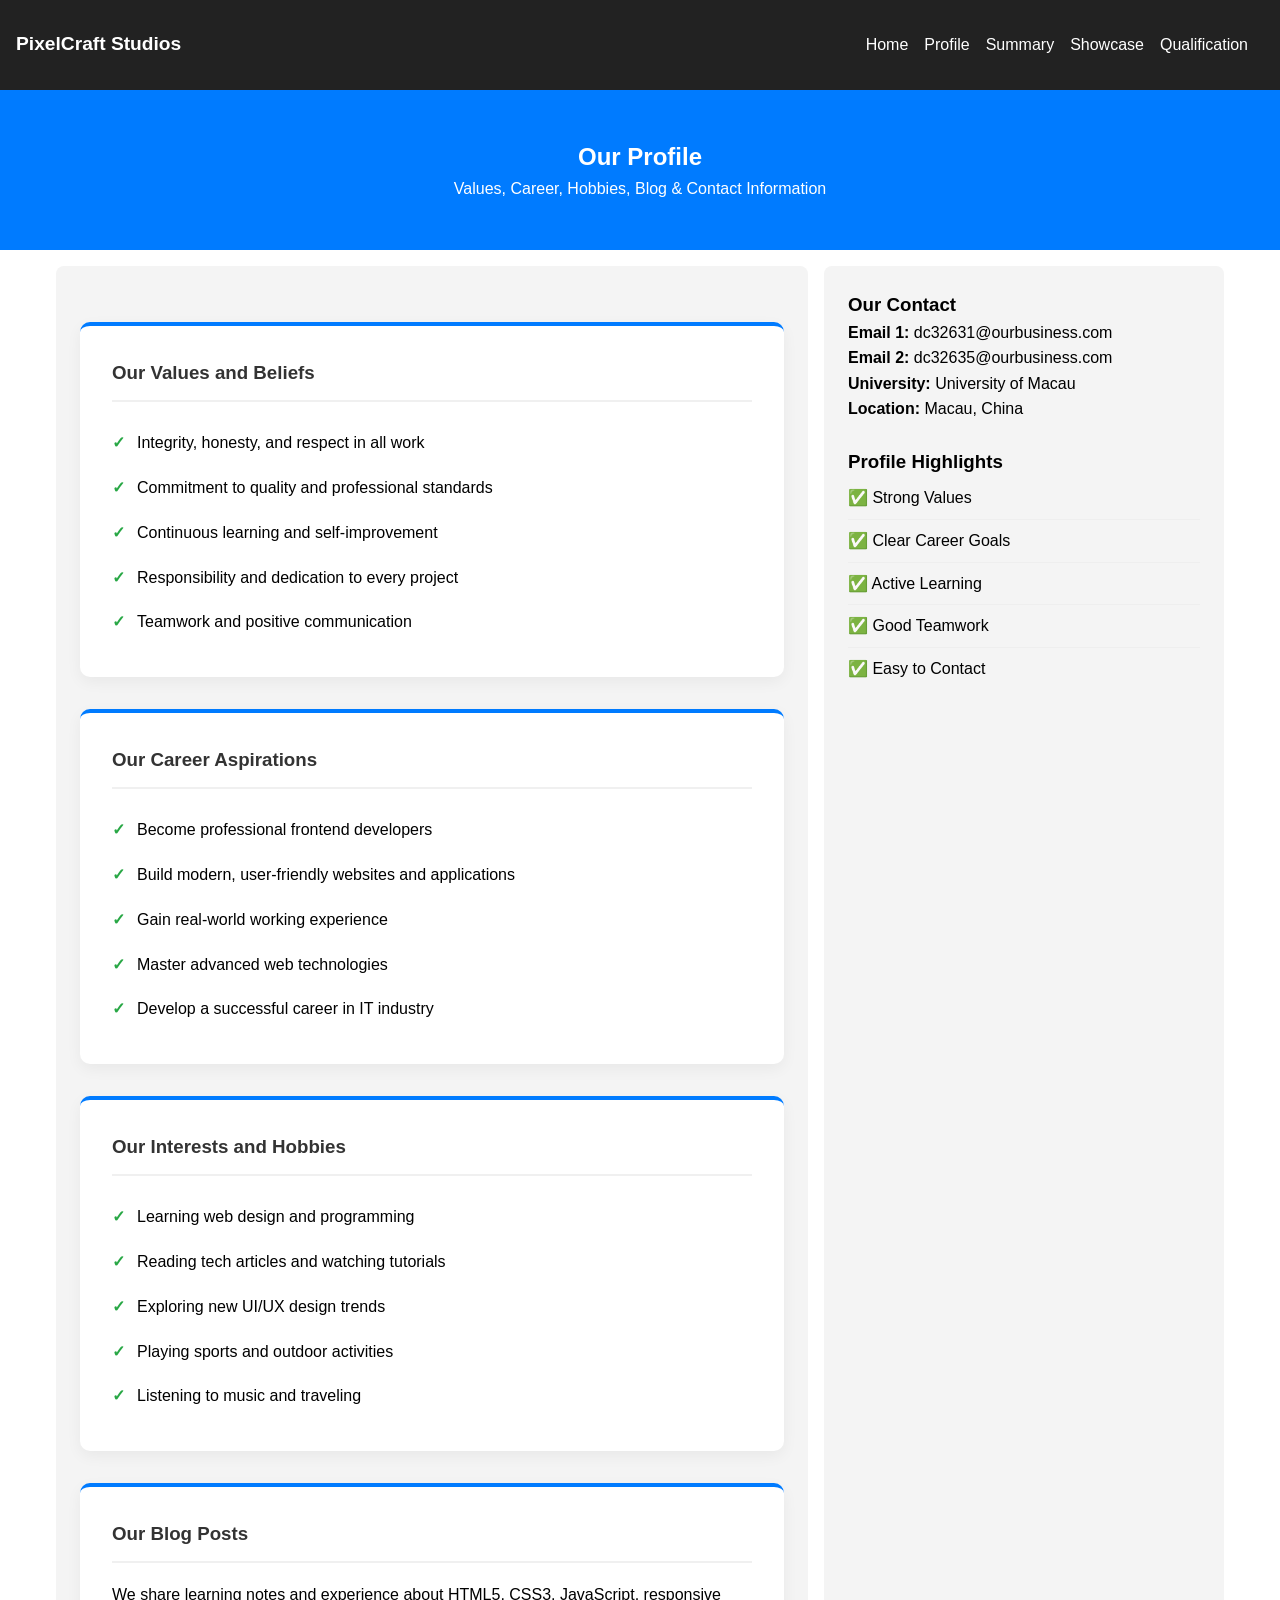
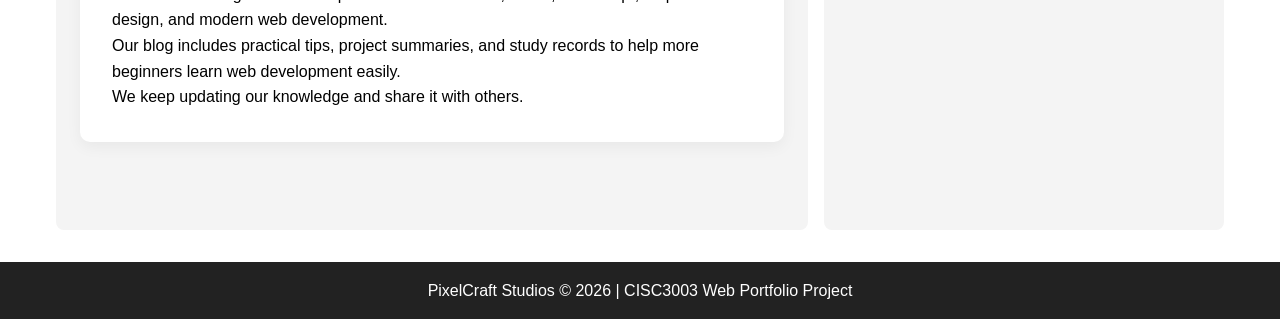
<file: CISC3003-PairAssgn-2026APR02/public/profile.html>
<!DOCTYPE html>
<html lang="en">
<head>
  <meta charset="UTF-8">
  <meta name="viewport" content="width=device-width, initial-scale=1.0">
  <title>Profile - Our Values & Profile</title>
  <link rel="stylesheet" href="css/style.css">
  <style>

    .profile-container {
      padding: 2rem 0;
    }

    .profile-card {
      background: white;
      border-radius: 10px;
      padding: 2rem;
      box-shadow: 0 5px 15px rgba(0,0,0,0.05);
      border-top: 4px solid #007bff;
      margin-bottom: 2rem;
      transition: transform 0.3s ease, box-shadow 0.3s ease;
    }

    .profile-card:hover {
      transform: translateY(-5px);
      box-shadow: 0 10px 20px rgba(0,0,0,0.1);
    }

    .profile-card h3 {
      color: #333;
      margin-bottom: 1.2rem;
      padding-bottom: 0.75rem;
      border-bottom: 2px solid #f0f0f0;
    }

    .profile-list {
      list-style: none;
      padding-left: 0;
    }

    .profile-list li {
      padding: 0.6rem 0;
      display: flex;
      align-items: center;
    }

    .profile-list li:before {
      content: "✓";
      color: #28a745;
      font-weight: bold;
      margin-right: 0.75rem;
    }
  </style>
</head>
<body>

  <header>
    <div class="logo">PixelCraft Studios</div>
    <nav>
      <ul class="nav-links">
        <li><a href="index.html">Home</a></li>
        <li><a href="profile.html" class="active">Profile</a></li>
        <li><a href="summary.html">Summary</a></li>
        <li><a href="showcase.html">Showcase</a></li>
        <li><a href="qualification.html">Qualification</a></li>
      </ul>
      <div class="hamburger">☰</div>
    </nav>
  </header>

  <section class="hero">
    <h1>Our Profile</h1>
    <p>Values, Career, Hobbies, Blog & Contact Information</p>
  </section>

  <div class="container">

    <main class="content">
      <div class="profile-container">

        <!-- 1. Our Values and Beliefs -->
        <div class="profile-card">
          <h3>Our Values and Beliefs</h3>
          <ul class="profile-list">
            <li>Integrity, honesty, and respect in all work</li>
            <li>Commitment to quality and professional standards</li>
            <li>Continuous learning and self-improvement</li>
            <li>Responsibility and dedication to every project</li>
            <li>Teamwork and positive communication</li>
          </ul>
        </div>

        <!-- 2. Our Career Aspirations -->
        <div class="profile-card">
          <h3>Our Career Aspirations</h3>
          <ul class="profile-list">
            <li>Become professional frontend developers</li>
            <li>Build modern, user-friendly websites and applications</li>
            <li>Gain real-world working experience</li>
            <li>Master advanced web technologies</li>
            <li>Develop a successful career in IT industry</li>
          </ul>
        </div>

        <!-- 3. Our Interests and Hobbies -->
        <div class="profile-card">
          <h3>Our Interests and Hobbies</h3>
          <ul class="profile-list">
            <li>Learning web design and programming</li>
            <li>Reading tech articles and watching tutorials</li>
            <li>Exploring new UI/UX design trends</li>
            <li>Playing sports and outdoor activities</li>
            <li>Listening to music and traveling</li>
          </ul>
        </div>

        <!-- 4. Our Blog Posts -->
        <div class="profile-card">
          <h3>Our Blog Posts</h3>
          <p>We share learning notes and experience about HTML5, CSS3, JavaScript, responsive design, and modern web development.</p>
          <p>Our blog includes practical tips, project summaries, and study records to help more beginners learn web development easily.</p>
          <p>We keep updating our knowledge and share it with others.</p>
        </div>

      </div>
    </main>


    <aside class="sidebar">
      <h3>Our Contact</h3>
      <p><strong>Email 1:</strong> dc32631@ourbusiness.com</p>
      <p><strong>Email 2:</strong> dc32635@ourbusiness.com</p>
      <p><strong>University:</strong> University of Macau</p>
      <p><strong>Location:</strong> Macau, China</p>

      <br>
      <h3>Profile Highlights</h3>
      <ul style="list-style: none; padding-left: 0;">
        <li style="padding: 0.5rem 0; border-bottom: 1px solid #eee;">✅ Strong Values</li>
        <li style="padding: 0.5rem 0; border-bottom: 1px solid #eee;">✅ Clear Career Goals</li>
        <li style="padding: 0.5rem 0; border-bottom: 1px solid #eee;">✅ Active Learning</li>
        <li style="padding: 0.5rem 0; border-bottom: 1px solid #eee;">✅ Good Teamwork</li>
        <li style="padding: 0.5rem 0;">✅ Easy to Contact</li>
      </ul>
    </aside>
  </div>

  <footer>
    <p>PixelCraft Studios &copy; 2026 | CISC3003 Web Portfolio Project</p>
  </footer>

  <script src="js/script.js"></script>
</body>
</html>
</file>
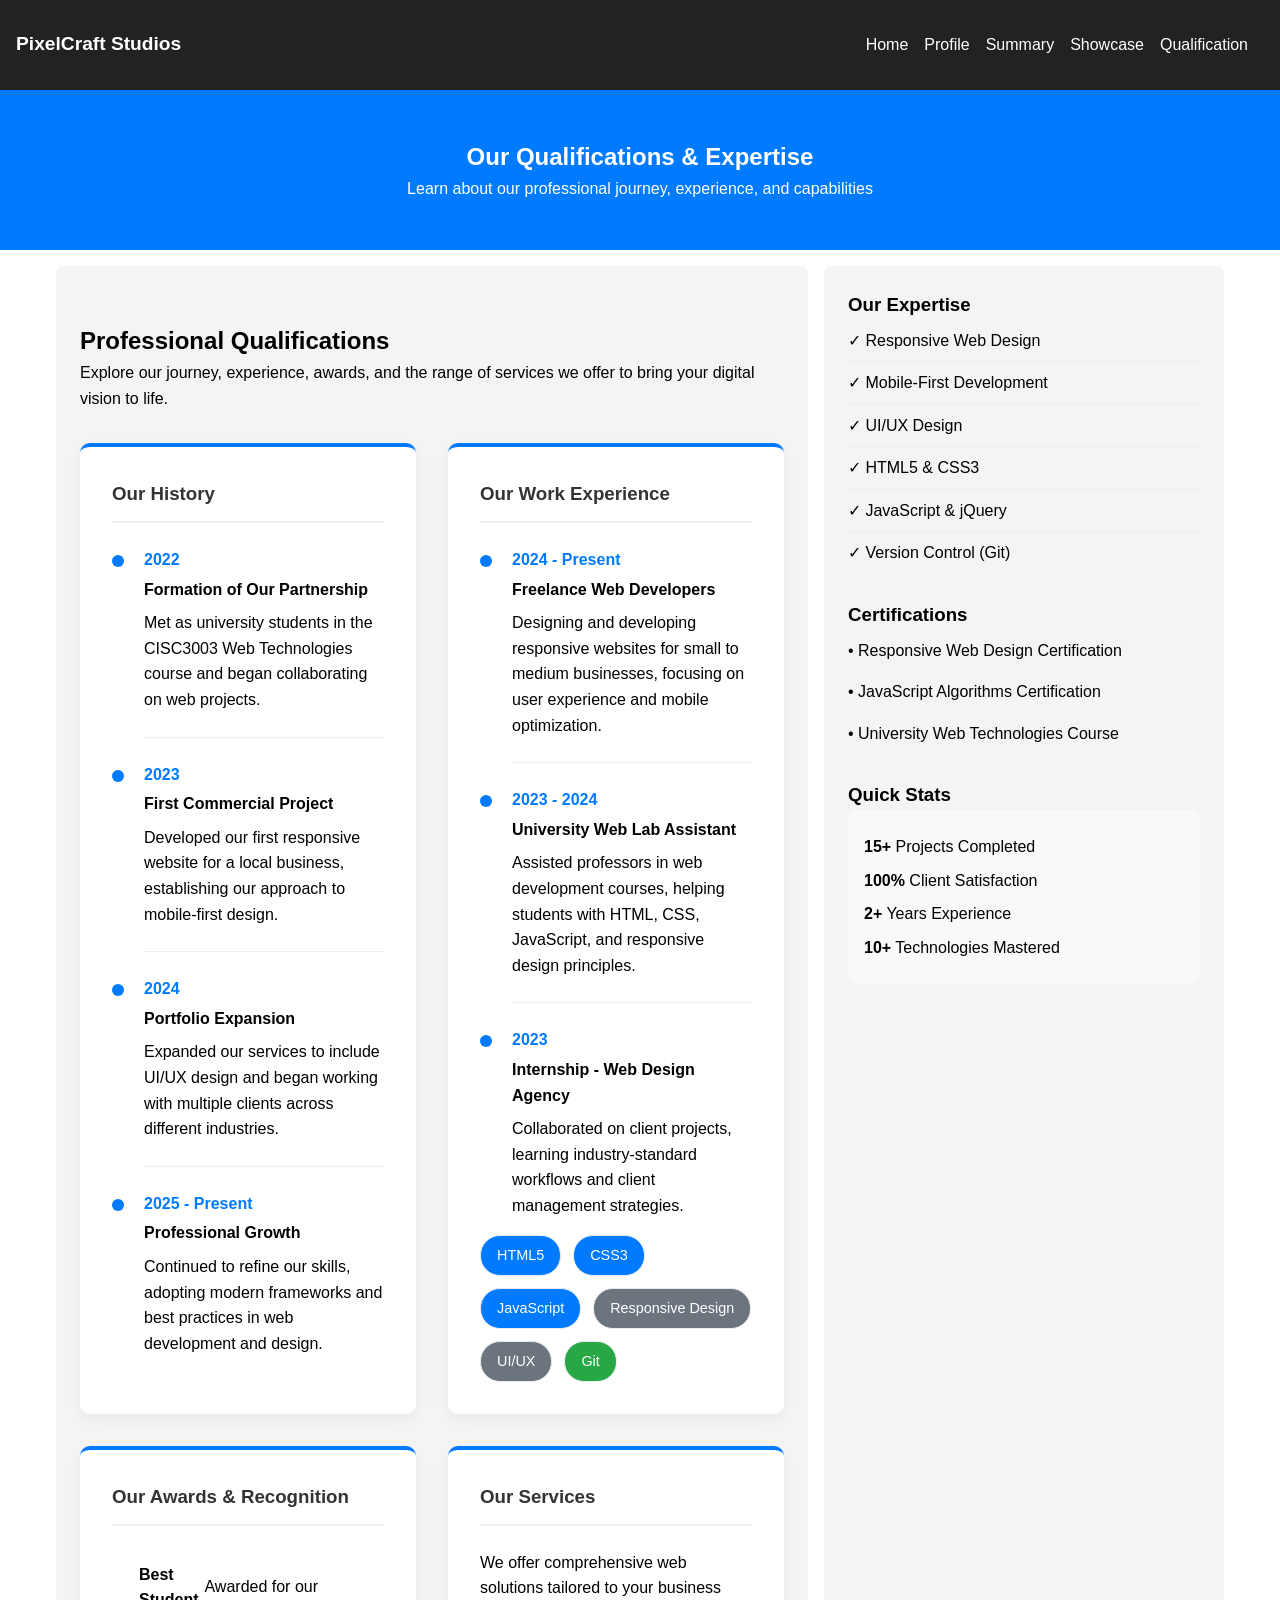
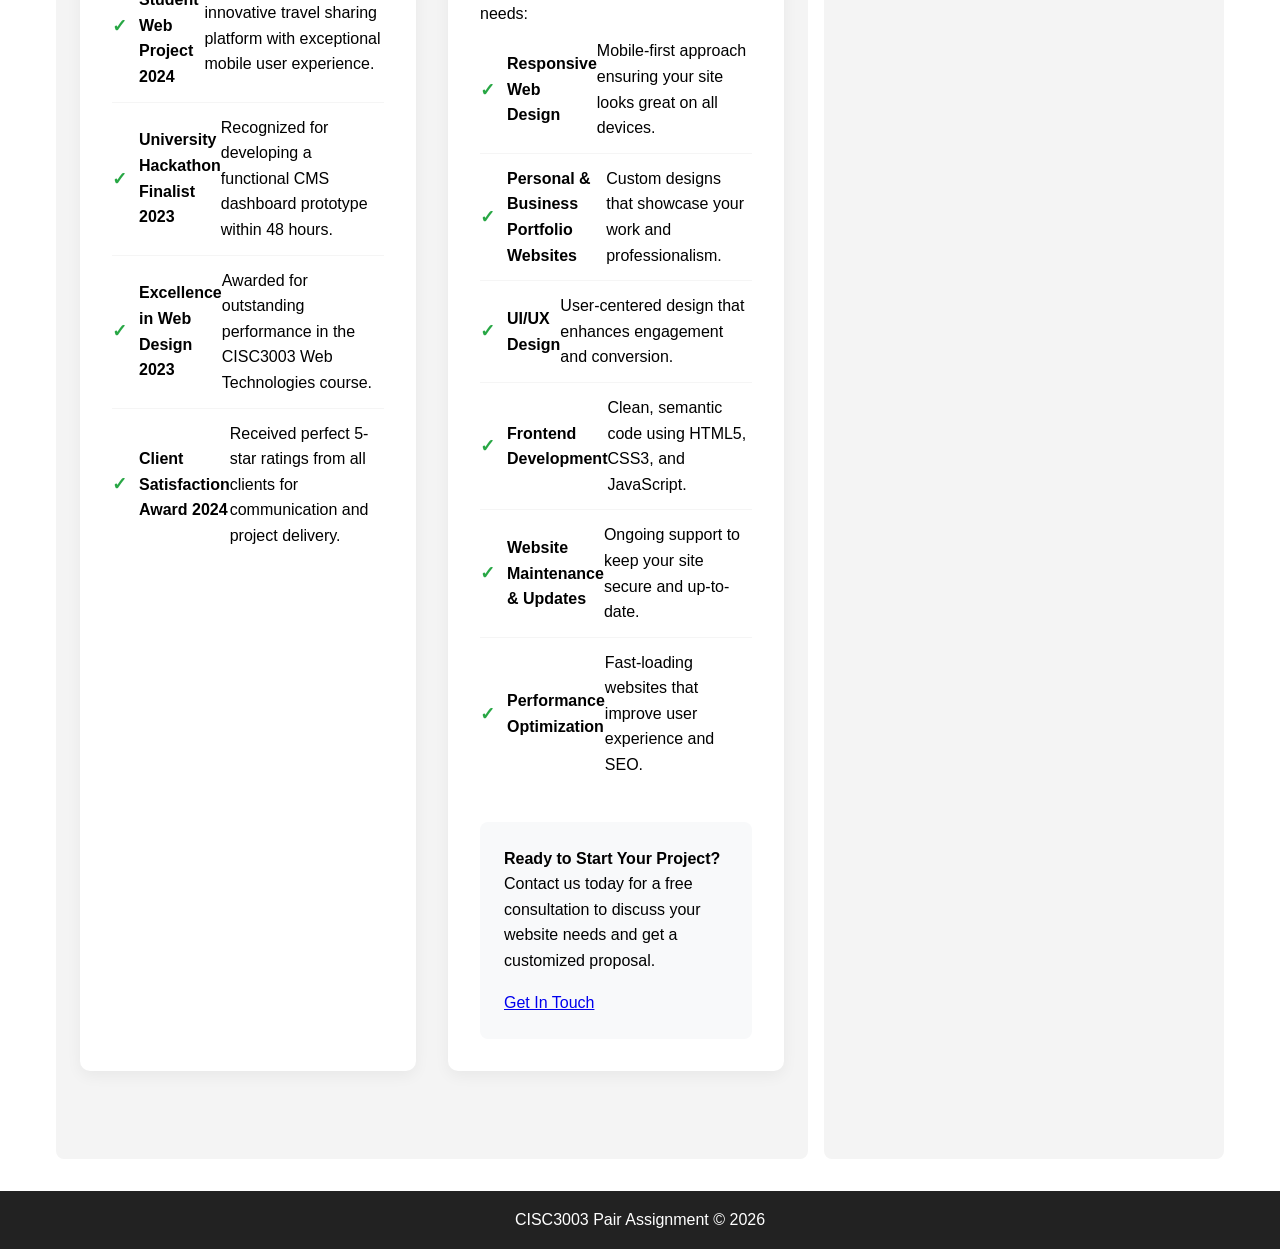
<file: CISC3003-PairAssgn-2026APR02/public/qualification.html>
<!DOCTYPE html>
<html lang="en">
<head>
  <meta charset="UTF-8">
  <meta name="viewport" content="width=device-width, initial-scale=1.0">
  <title>Our Qualifications - Business Portfolio</title>
  <link rel="stylesheet" href="css/style.css">
  <style>

    .qualification-container {
      padding: 2rem 0;
    }
    
    .qualification-grid {
      display: grid;
      grid-template-columns: 1fr;
      gap: 2rem;
      margin: 2rem 0;
    }
    
    .qualification-card {
      background: white;
      border-radius: 10px;
      padding: 2rem;
      box-shadow: 0 5px 15px rgba(0,0,0,0.05);
      border-top: 4px solid #007bff;
      transition: transform 0.3s ease, box-shadow 0.3s ease;
    }
    
    .qualification-card:hover {
      transform: translateY(-5px);
      box-shadow: 0 10px 20px rgba(0,0,0,0.1);
    }
    
    .qualification-card h3 {
      color: #333;
      margin-bottom: 1.5rem;
      padding-bottom: 0.75rem;
      border-bottom: 2px solid #f0f0f0;
    }
    
    .timeline {
      position: relative;
      padding-left: 2rem;
    }
    
    .timeline-item {
      position: relative;
      margin-bottom: 1.5rem;
      padding-bottom: 1.5rem;
      border-bottom: 1px solid #eee;
    }
    
    .timeline-item:last-child {
      margin-bottom: 0;
      padding-bottom: 0;
      border-bottom: none;
    }
    
    .timeline-item:before {
      content: '';
      position: absolute;
      left: -2rem;
      top: 0.5rem;
      width: 12px;
      height: 12px;
      background: #007bff;
      border-radius: 50%;
    }
    
    .timeline-year {
      font-weight: bold;
      color: #007bff;
      margin-bottom: 0.25rem;
    }
    
    .timeline-title {
      font-weight: 600;
      margin-bottom: 0.5rem;
    }
    
    .awards-list, .services-list {
      list-style: none;
    }
    
    .awards-list li, .services-list li {
      padding: 0.75rem 0;
      border-bottom: 1px solid #f5f5f5;
      display: flex;
      align-items: center;
    }
    
    .awards-list li:last-child, .services-list li:last-child {
      border-bottom: none;
    }
    
    .awards-list li:before, .services-list li:before {
      content: "✓";
      color: #28a745;
      font-weight: bold;
      margin-right: 0.75rem;
      font-size: 1.1rem;
    }
    
    .skill-badges {
      display: flex;
      flex-wrap: wrap;
      gap: 0.75rem;
      margin-top: 1rem;
    }
    
    .skill-badge {
      background: #f8f9fa;
      padding: 0.5rem 1rem;
      border-radius: 20px;
      font-size: 0.9rem;
      color: #495057;
      border: 1px solid #e9ecef;
    }
    
    .skill-badge.primary {
      background: #007bff;
      color: white;
    }
    
    .skill-badge.secondary {
      background: #6c757d;
      color: white;
    }
    
    .skill-badge.success {
      background: #28a745;
      color: white;
    }
    

    @media (min-width: 768px) {
      .qualification-grid {
        grid-template-columns: repeat(2, 1fr);
      }
    }
    
    @media (min-width: 1024px) {
      .qualification-grid {
        grid-template-columns: repeat(2, 1fr);
      }
    }
  </style>
</head>
<body>

  <header>
    <div class="logo">PixelCraft Studios</div>
    <nav>
      <ul class="nav-links">
        <li><a href="index.html">Home</a></li>
        <li><a href="profile.html">Profile</a></li>
        <li><a href="summary.html">Summary</a></li>
        <li><a href="showcase.html">Showcase</a></li>
        <li><a href="qualification.html" class="active">Qualification</a></li>
      </ul>
      <div class="hamburger">☰</div>
    </nav>
  </header>

  <section class="hero">
    <h1>Our Qualifications & Expertise</h1>
    <p>Learn about our professional journey, experience, and capabilities</p>
  </section>

  <div class="container">
    <main class="content">
      <div class="qualification-container">
        <h2>Professional Qualifications</h2>
        <p>Explore our journey, experience, awards, and the range of services we offer to bring your digital vision to life.</p>
        
        <div class="qualification-grid">
          <!-- Our History Section -->
          <section class="qualification-card">
            <h3>Our History</h3>
            <div class="timeline">
              <div class="timeline-item">
                <div class="timeline-year">2022</div>
                <div class="timeline-title">Formation of Our Partnership</div>
                <p>Met as university students in the CISC3003 Web Technologies course and began collaborating on web projects.</p>
              </div>
              
              <div class="timeline-item">
                <div class="timeline-year">2023</div>
                <div class="timeline-title">First Commercial Project</div>
                <p>Developed our first responsive website for a local business, establishing our approach to mobile-first design.</p>
              </div>
              
              <div class="timeline-item">
                <div class="timeline-year">2024</div>
                <div class="timeline-title">Portfolio Expansion</div>
                <p>Expanded our services to include UI/UX design and began working with multiple clients across different industries.</p>
              </div>
              
              <div class="timeline-item">
                <div class="timeline-year">2025 - Present</div>
                <div class="timeline-title">Professional Growth</div>
                <p>Continued to refine our skills, adopting modern frameworks and best practices in web development and design.</p>
              </div>
            </div>
          </section>
          
          <!-- Our Work Experience Section -->
          <section class="qualification-card">
            <h3>Our Work Experience</h3>
            <div class="timeline">
              <div class="timeline-item">
                <div class="timeline-year">2024 - Present</div>
                <div class="timeline-title">Freelance Web Developers</div>
                <p>Designing and developing responsive websites for small to medium businesses, focusing on user experience and mobile optimization.</p>
              </div>
              
              <div class="timeline-item">
                <div class="timeline-year">2023 - 2024</div>
                <div class="timeline-title">University Web Lab Assistant</div>
                <p>Assisted professors in web development courses, helping students with HTML, CSS, JavaScript, and responsive design principles.</p>
              </div>
              
              <div class="timeline-item">
                <div class="timeline-year">2023</div>
                <div class="timeline-title">Internship - Web Design Agency</div>
                <p>Collaborated on client projects, learning industry-standard workflows and client management strategies.</p>
              </div>
            </div>
            
            <div class="skill-badges">
              <span class="skill-badge primary">HTML5</span>
              <span class="skill-badge primary">CSS3</span>
              <span class="skill-badge primary">JavaScript</span>
              <span class="skill-badge secondary">Responsive Design</span>
              <span class="skill-badge secondary">UI/UX</span>
              <span class="skill-badge success">Git</span>
            </div>
          </section>
          
          <!-- Our Awards Section -->
          <section class="qualification-card">
            <h3>Our Awards & Recognition</h3>
            <ul class="awards-list">
              <li>
                <strong>Best Student Web Project 2024</strong>
                <p>Awarded for our innovative travel sharing platform with exceptional mobile user experience.</p>
              </li>
              <li>
                <strong>University Hackathon Finalist 2023</strong>
                <p>Recognized for developing a functional CMS dashboard prototype within 48 hours.</p>
              </li>
              <li>
                <strong>Excellence in Web Design 2023</strong>
                <p>Awarded for outstanding performance in the CISC3003 Web Technologies course.</p>
              </li>
              <li>
                <strong>Client Satisfaction Award 2024</strong>
                <p>Received perfect 5-star ratings from all clients for communication and project delivery.</p>
              </li>
            </ul>
          </section>
          
          <!-- Our Services Section -->
          <section class="qualification-card">
            <h3>Our Services</h3>
            <p>We offer comprehensive web solutions tailored to your business needs:</p>
            
            <ul class="services-list">
              <li>
                <strong>Responsive Web Design</strong>
                <p>Mobile-first approach ensuring your site looks great on all devices.</p>
              </li>
              <li>
                <strong>Personal & Business Portfolio Websites</strong>
                <p>Custom designs that showcase your work and professionalism.</p>
              </li>
              <li>
                <strong>UI/UX Design</strong>
                <p>User-centered design that enhances engagement and conversion.</p>
              </li>
              <li>
                <strong>Frontend Development</strong>
                <p>Clean, semantic code using HTML5, CSS3, and JavaScript.</p>
              </li>
              <li>
                <strong>Website Maintenance & Updates</strong>
                <p>Ongoing support to keep your site secure and up-to-date.</p>
              </li>
              <li>
                <strong>Performance Optimization</strong>
                <p>Fast-loading websites that improve user experience and SEO.</p>
              </li>
            </ul>
            
            <div style="margin-top: 2rem; padding: 1.5rem; background: #f8f9fa; border-radius: 8px;">
              <h4 style="margin-top: 0;">Ready to Start Your Project?</h4>
              <p>Contact us today for a free consultation to discuss your website needs and get a customized proposal.</p>
              <a href="index.html#contact" class="btn" style="display: inline-block; margin-top: 1rem;">Get In Touch</a>
            </div>
          </section>
        </div>
      </div>
    </main>

    <aside class="sidebar">
      <h3>Our Expertise</h3>
      <ul style="list-style: none; padding-left: 0;">
        <li style="padding: 0.5rem 0; border-bottom: 1px solid #eee;">✓ Responsive Web Design</li>
        <li style="padding: 0.5rem 0; border-bottom: 1px solid #eee;">✓ Mobile-First Development</li>
        <li style="padding: 0.5rem 0; border-bottom: 1px solid #eee;">✓ UI/UX Design</li>
        <li style="padding: 0.5rem 0; border-bottom: 1px solid #eee;">✓ HTML5 & CSS3</li>
        <li style="padding: 0.5rem 0; border-bottom: 1px solid #eee;">✓ JavaScript & jQuery</li>
        <li style="padding: 0.5rem 0;">✓ Version Control (Git)</li>
      </ul>
      
      <br>
      
      <h3>Certifications</h3>
      <ul style="list-style: none; padding-left: 0;">
        <li style="padding: 0.5rem 0;">• Responsive Web Design Certification</li>
        <li style="padding: 0.5rem 0;">• JavaScript Algorithms Certification</li>
        <li style="padding: 0.5rem 0;">• University Web Technologies Course</li>
      </ul>
      
      <br>
      
      <h3>Quick Stats</h3>
      <div style="background: #f8f9fa; padding: 1rem; border-radius: 8px;">
        <p style="margin: 0.5rem 0;"><strong>15+</strong> Projects Completed</p>
        <p style="margin: 0.5rem 0;"><strong>100%</strong> Client Satisfaction</p>
        <p style="margin: 0.5rem 0;"><strong>2+</strong> Years Experience</p>
        <p style="margin: 0.5rem 0;"><strong>10+</strong> Technologies Mastered</p>
      </div>
    </aside>
  </div>

  <footer>
    <p>CISC3003 Pair Assignment © 2026</p>
  </footer>

  <script src="js/script.js"></script>
</body>
</html>
</file>
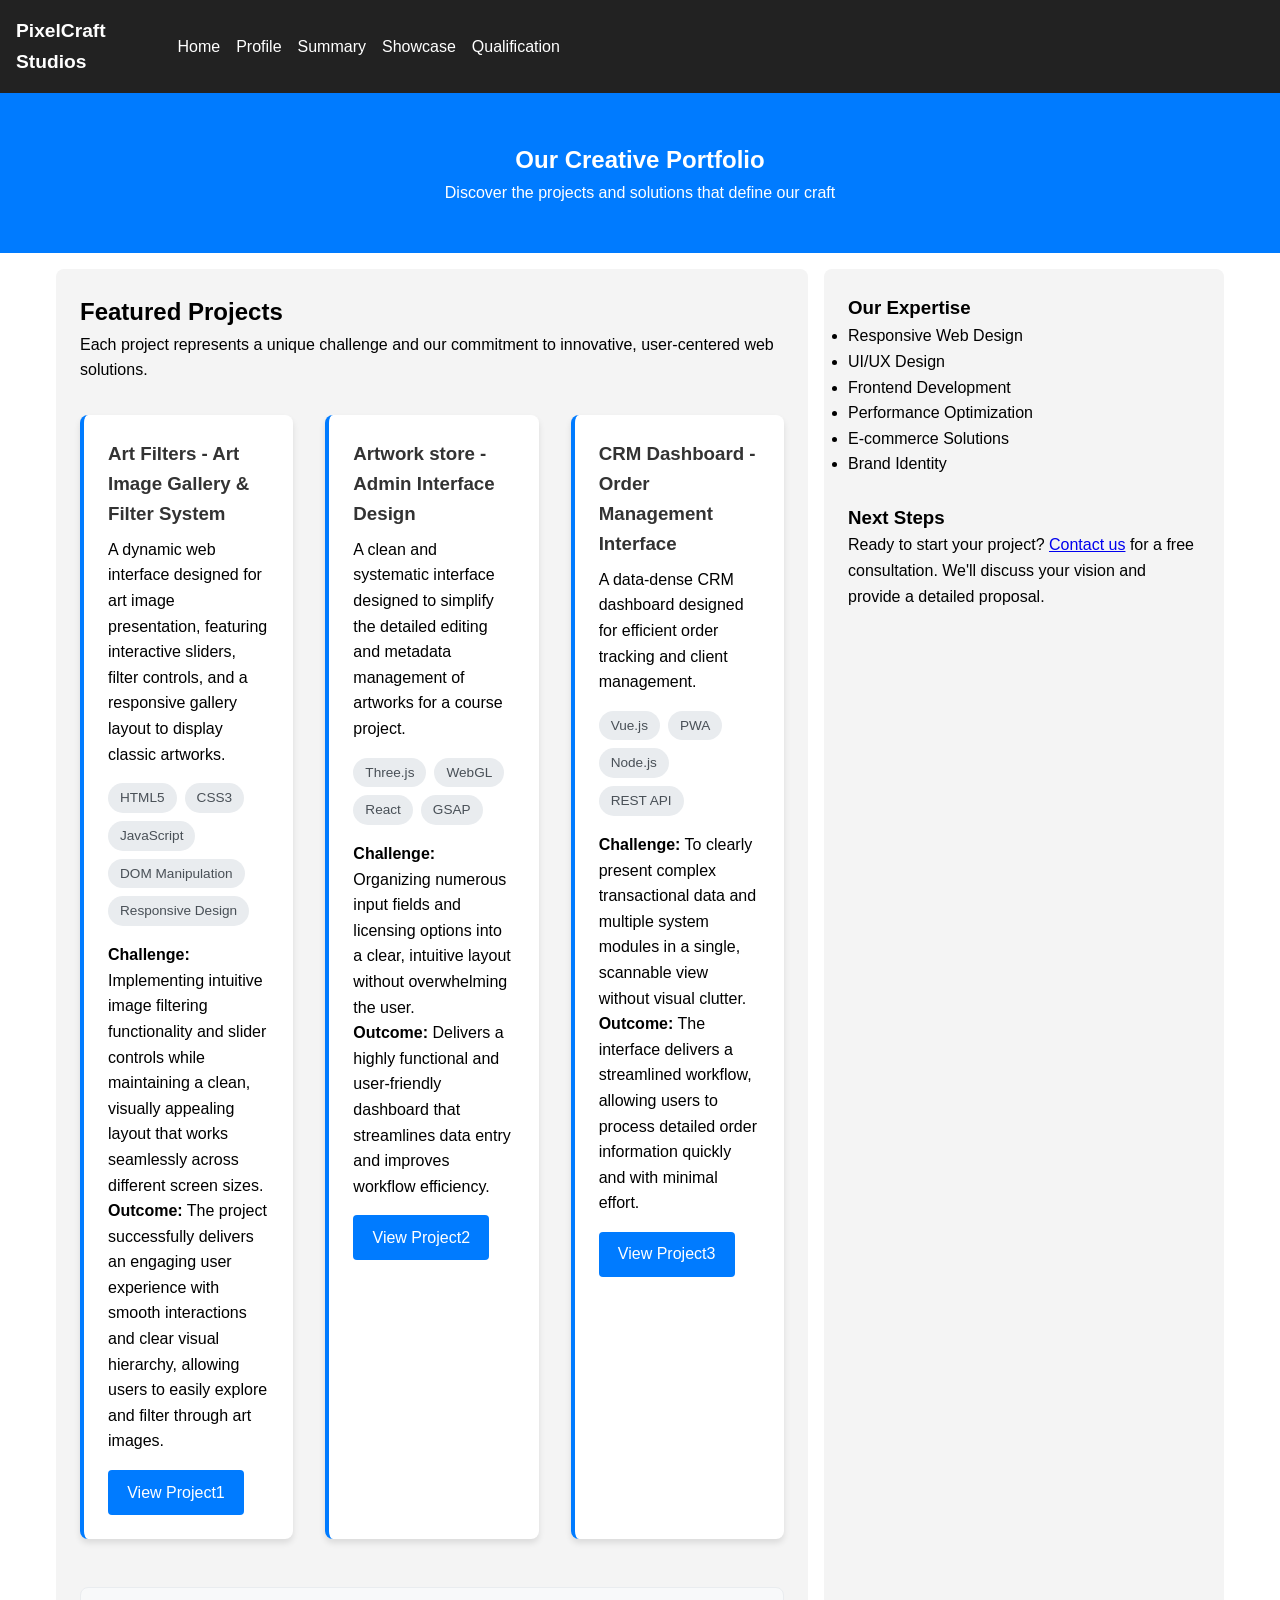
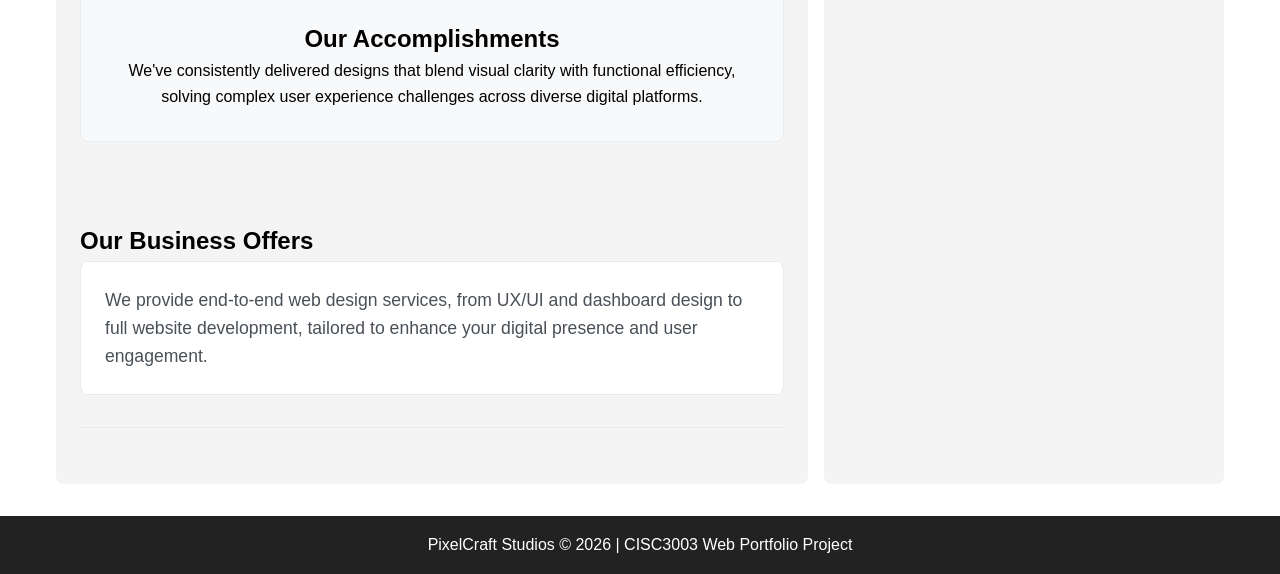
<file: CISC3003-PairAssgn-2026APR02/public/showcase.html>
<!DOCTYPE html>
<html lang="en">
<head>
  <meta charset="UTF-8">
  <meta name="viewport" content="width=device-width, initial-scale=1.0">
  <title>Our Portfolio - Showcase</title>
  <link rel="stylesheet" href="css/style.css">
  <style>
    .project-grid {
      display: flex;
      flex-direction: column;
      gap: 2rem;
      margin: 2rem 0;
    }
    .project-card {
      background: white;
      border-radius: 8px;
      padding: 1.5rem;
      box-shadow: 0 4px 6px rgba(0,0,0,0.1);
      border-left: 4px solid #007bff;
    }
    .project-card h3 {
      color: #333;
      margin-bottom: 0.5rem;
    }
    .tech-tags {
      display: flex;
      flex-wrap: wrap;
      gap: 0.5rem;
      margin: 1rem 0;
    }
    .tech-tag {
      background: #e9ecef;
      padding: 0.25rem 0.75rem;
      border-radius: 20px;
      font-size: 0.85rem;
      color: #495057;
    }
    .btn {
      display: inline-block;
      background: #007bff;
      color: white;
      padding: 0.6rem 1.2rem;
      border-radius: 4px;
      text-decoration: none;
      margin-top: 1rem;
      border: none;
      cursor: pointer;
    }
    .btn:hover {
      background: #0056b3;
    }

    .achievements {
      background: #f8f9fa;
      padding: 2rem 1.5rem;
      border-radius: 8px;
      margin: 3rem 0;
      text-align: center;
      border: 1px solid #e9ecef;
    }

    .business-offers {
      padding: 2rem 0;
      border-bottom: 1px solid #e9ecef;
      margin-bottom: 2rem;
    }
    .offers-text {
      font-size: 1.1rem;
      line-height: 1.6;
      color: #495057;
      background: white;
      padding: 1.5rem;
      border-radius: 8px;
      border: 1px solid #e9ecef;
    }

    @media (min-width: 768px) {
      .project-grid {
        display: grid;
        grid-template-columns: repeat(2, 1fr);
      }
    }
    @media (min-width: 1024px) {
      .project-grid {
        grid-template-columns: repeat(3, 1fr);
      }
    }
  </style>
</head>
<body>
  <header>
    <div class="logo">PixelCraft Studios</div> 
      <ul class="nav-links">
        <li><a href="index.html" class="active">Home</a></li>
        <li><a href="profile.html">Profile</a></li>
        <li><a href="summary.html">Summary</a></li>
        <li><a href="showcase.html">Showcase</a></li>
        <li><a href="qualification.html">Qualification</a></li>
      </ul>
      <div class="hamburger">☰</div>
    </nav>
  </header>

  <section class="hero">
    <h1>Our Creative Portfolio</h1>
    <p>Discover the projects and solutions that define our craft</p>
  </section>

  <div class="container">
    <main class="content">

      <section>
        <h2>Featured Projects</h2>
        <p>Each project represents a unique challenge and our commitment to innovative, user-centered web solutions.</p>
        
        <div class="project-grid">
         
          <div class="project-card">
  			<h3>Art Filters - Art Image Gallery & Filter System</h3>
  			<p>A dynamic web interface designed for art image presentation, featuring interactive sliders, filter controls, and a responsive gallery layout to display classic artworks.</p>
  			<div class="tech-tags">
    			<span class="tech-tag">HTML5</span>
    			<span class="tech-tag">CSS3</span>
    			<span class="tech-tag">JavaScript</span>
    			<span class="tech-tag">DOM Manipulation</span>
    			<span class="tech-tag">Responsive Design</span>
  			</div>
  			<p><strong>Challenge:</strong> Implementing intuitive image filtering functionality and slider controls while maintaining a clean, visually appealing layout that works seamlessly across different screen sizes.</p>
  			<p><strong>Outcome:</strong> The project successfully delivers an engaging user experience with smooth interactions and clear visual hierarchy, allowing users to easily explore and filter through art images.</p>
			<a href="https://emilyum.github.io/Hello-World/CISC3003-Practice08-2026MAR20/public/cisc3003-practice08-after.html" class="btn">View Project1</a>
          </div>

          
          <div class="project-card">
            <h3>Artwork store - Admin Interface Design</h3>
            <p>A clean and systematic interface designed to simplify the detailed editing and metadata management of artworks for a course project.</p>
            <div class="tech-tags">
              <span class="tech-tag">Three.js</span>
              <span class="tech-tag">WebGL</span>
              <span class="tech-tag">React</span>
              <span class="tech-tag">GSAP</span>
            </div>
            <p><strong>Challenge:</strong> Organizing numerous input fields and licensing options into a clear, intuitive layout without overwhelming the user.</p>
            <p><strong>Outcome:</strong> Delivers a highly functional and user-friendly dashboard that streamlines data entry and improves workflow efficiency.</p>
            <a href="https://emilyum.github.io/Hello-World/CISC3003-Practice07-2026MAR13/CISC3003%20Practice%2007-after.html" class="btn">View Project2</a>
          </div>

          <div class="project-card">
            <h3>CRM Dashboard - Order Management Interface</h3>
            <p>A data-dense CRM dashboard designed for efficient order tracking and client management.</p>
            <div class="tech-tags">
              <span class="tech-tag">Vue.js</span>
              <span class="tech-tag">PWA</span>
              <span class="tech-tag">Node.js</span>
              <span class="tech-tag">REST API</span>
            </div>
            <p><strong>Challenge:</strong>  To clearly present complex transactional data and multiple system modules in a single, scannable view without visual clutter.</p>
            <p><strong>Outcome:</strong> The interface delivers a streamlined workflow, allowing users to process detailed order information quickly and with minimal effort.</p>
            <a href="https://emilyum.github.io/Hello-World/CISC3003-Practice09-2026MAR27/public/cisc3003-practice09-after.html" class="btn">View Project3</a>
          </div>
        </div>
      </section>

      <section class="achievements">
        <h2>Our Accomplishments</h2>
        <p>We've consistently delivered designs that blend visual clarity with functional efficiency, solving complex user experience challenges across diverse digital platforms.</p>
      </section>

      <section class="business-offers">
        <h2>Our Business Offers</h2>
        <div class="offers-text">
          <p>We provide end-to-end web design services, from UX/UI and dashboard design to full website development, tailored to enhance your digital presence and user engagement.</p>
        </div>
      </section>
    </main>

    <aside class="sidebar">
      <h3>Our Expertise</h3>
      <ul>
        <li>Responsive Web Design</li>
        <li>UI/UX Design</li>
        <li>Frontend Development</li>
        <li>Performance Optimization</li>
        <li>E-commerce Solutions</li>
        <li>Brand Identity</li>
      </ul>
      <br>
      <h3>Next Steps</h3>
      <p>Ready to start your project? <a href="contact.html">Contact us</a> for a free consultation. We'll discuss your vision and provide a detailed proposal.</p>
    </aside>
  </div>

  <footer>
    <p>PixelCraft Studios &copy; 2026 | CISC3003 Web Portfolio Project</p>
  </footer>

  <script src="js/script.js"></script>
</body>
</html>
</file>
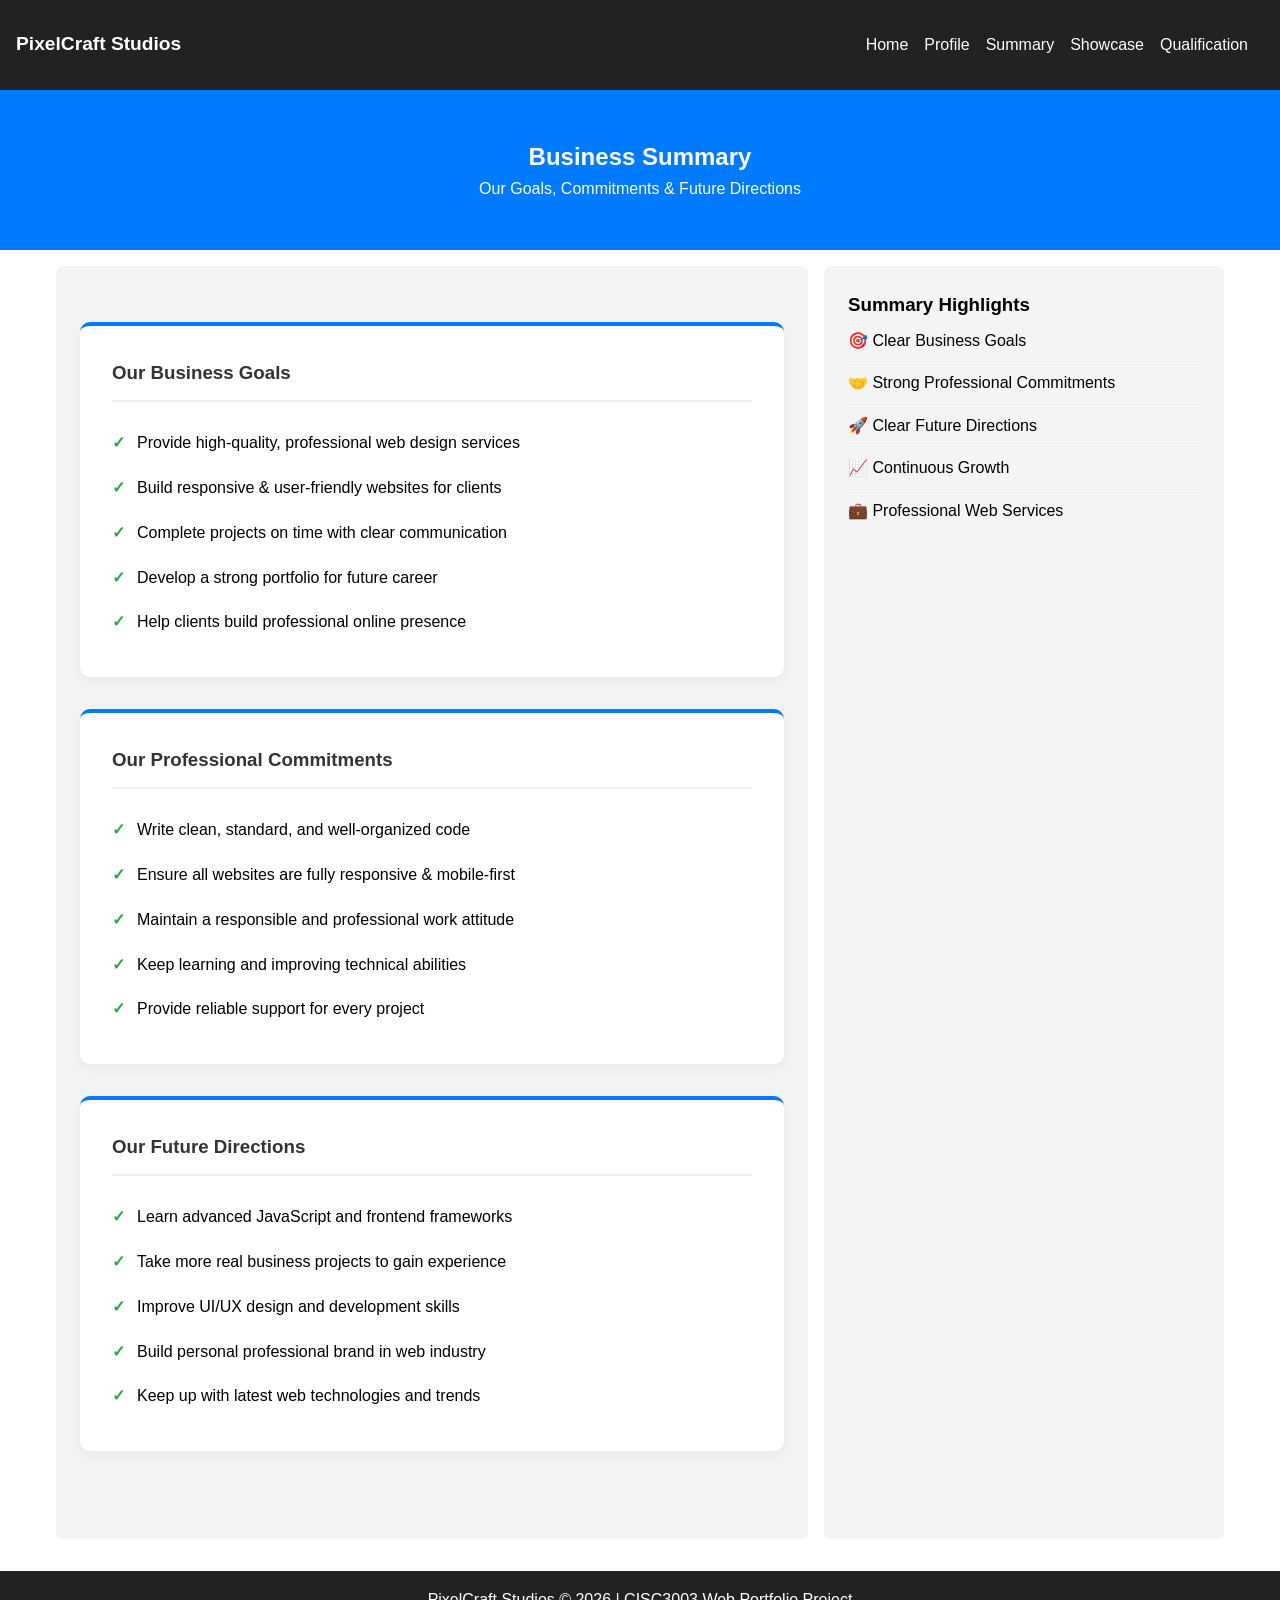
<file: CISC3003-PairAssgn-2026APR02/public/summary.html>
<!DOCTYPE html>
<html lang="en">
<head>
  <meta charset="UTF-8">
  <meta name="viewport" content="width=device-width, initial-scale=1.0">
  <title>Summary - Our Business & Future</title>
  <link rel="stylesheet" href="css/style.css">
  <style>
    
    .summary-container {
      padding: 2rem 0;
    }

    .summary-card {
      background: white;
      border-radius: 10px;
      padding: 2rem;
      box-shadow: 0 5px 15px rgba(0,0,0,0.05);
      border-top: 4px solid #007bff;
      margin-bottom: 2rem;
      transition: transform 0.3s ease, box-shadow 0.3s ease;
    }

    .summary-card:hover {
      transform: translateY(-5px);
      box-shadow: 0 10px 20px rgba(0,0,0,0.1);
    }

    .summary-card h3 {
      color: #333;
      margin-bottom: 1.2rem;
      padding-bottom: 0.75rem;
      border-bottom: 2px solid #f0f0f0;
    }

    .summary-list {
      list-style: none;
      padding-left: 0;
    }

    .summary-list li {
      padding: 0.6rem 0;
      display: flex;
      align-items: center;
    }

    .summary-list li:before {
      content: "✓";
      color: #28a745;
      font-weight: bold;
      margin-right: 0.75rem;
    }
  </style>
</head>
<body>

  <header>
    <div class="logo">PixelCraft Studios</div>
    <nav>
      <ul class="nav-links">
        <li><a href="index.html">Home</a></li>
        <li><a href="profile.html">Profile</a></li>
        <li><a href="summary.html" class="active">Summary</a></li>
        <li><a href="showcase.html">Showcase</a></li>
        <li><a href="qualification.html">Qualification</a></li>
      </ul>
      <div class="hamburger">☰</div>
    </nav>
  </header>

  <section class="hero">
    <h1>Business Summary</h1>
    <p>Our Goals, Commitments & Future Directions</p>
  </section>

  <div class="container">
    <!-- 左侧：3个核心模块 -->
    <main class="content">
      <div class="summary-container">

        <!-- 1. Our Business Goals -->
        <div class="summary-card">
          <h3>Our Business Goals</h3>
          <ul class="summary-list">
            <li>Provide high-quality, professional web design services</li>
            <li>Build responsive & user-friendly websites for clients</li>
            <li>Complete projects on time with clear communication</li>
            <li>Develop a strong portfolio for future career</li>
            <li>Help clients build professional online presence</li>
          </ul>
        </div>

        <!-- 2. Our Professional Commitments -->
        <div class="summary-card">
          <h3>Our Professional Commitments</h3>
          <ul class="summary-list">
            <li>Write clean, standard, and well-organized code</li>
            <li>Ensure all websites are fully responsive & mobile-first</li>
            <li>Maintain a responsible and professional work attitude</li>
            <li>Keep learning and improving technical abilities</li>
            <li>Provide reliable support for every project</li>
          </ul>
        </div>

        <!-- 3. Our Future Directions -->
        <div class="summary-card">
          <h3>Our Future Directions</h3>
          <ul class="summary-list">
            <li>Learn advanced JavaScript and frontend frameworks</li>
            <li>Take more real business projects to gain experience</li>
            <li>Improve UI/UX design and development skills</li>
            <li>Build personal professional brand in web industry</li>
            <li>Keep up with latest web technologies and trends</li>
          </ul>
        </div>

      </div>
    </main>

   
    <aside class="sidebar">
      <h3>Summary Highlights</h3>
      <ul style="list-style: none; padding-left: 0;">
        <li style="padding: 0.5rem 0; border-bottom: 1px solid #eee;">🎯 Clear Business Goals</li>
        <li style="padding: 0.5rem 0; border-bottom: 1px solid #eee;">🤝 Strong Professional Commitments</li>
        <li style="padding: 0.5rem 0; border-bottom: 1px solid #eee;">🚀 Clear Future Directions</li>
        <li style="padding: 0.5rem 0; border-bottom: 1px solid #eee;">📈 Continuous Growth</li>
        <li style="padding: 0.5rem 0;">💼 Professional Web Services</li>
      </ul>
    </aside>
  </div>

  <footer>
    <p>PixelCraft Studios &copy; 2026 | CISC3003 Web Portfolio Project</p>
  </footer>

  <script src="js/script.js"></script>
</body>
</html>
</file>
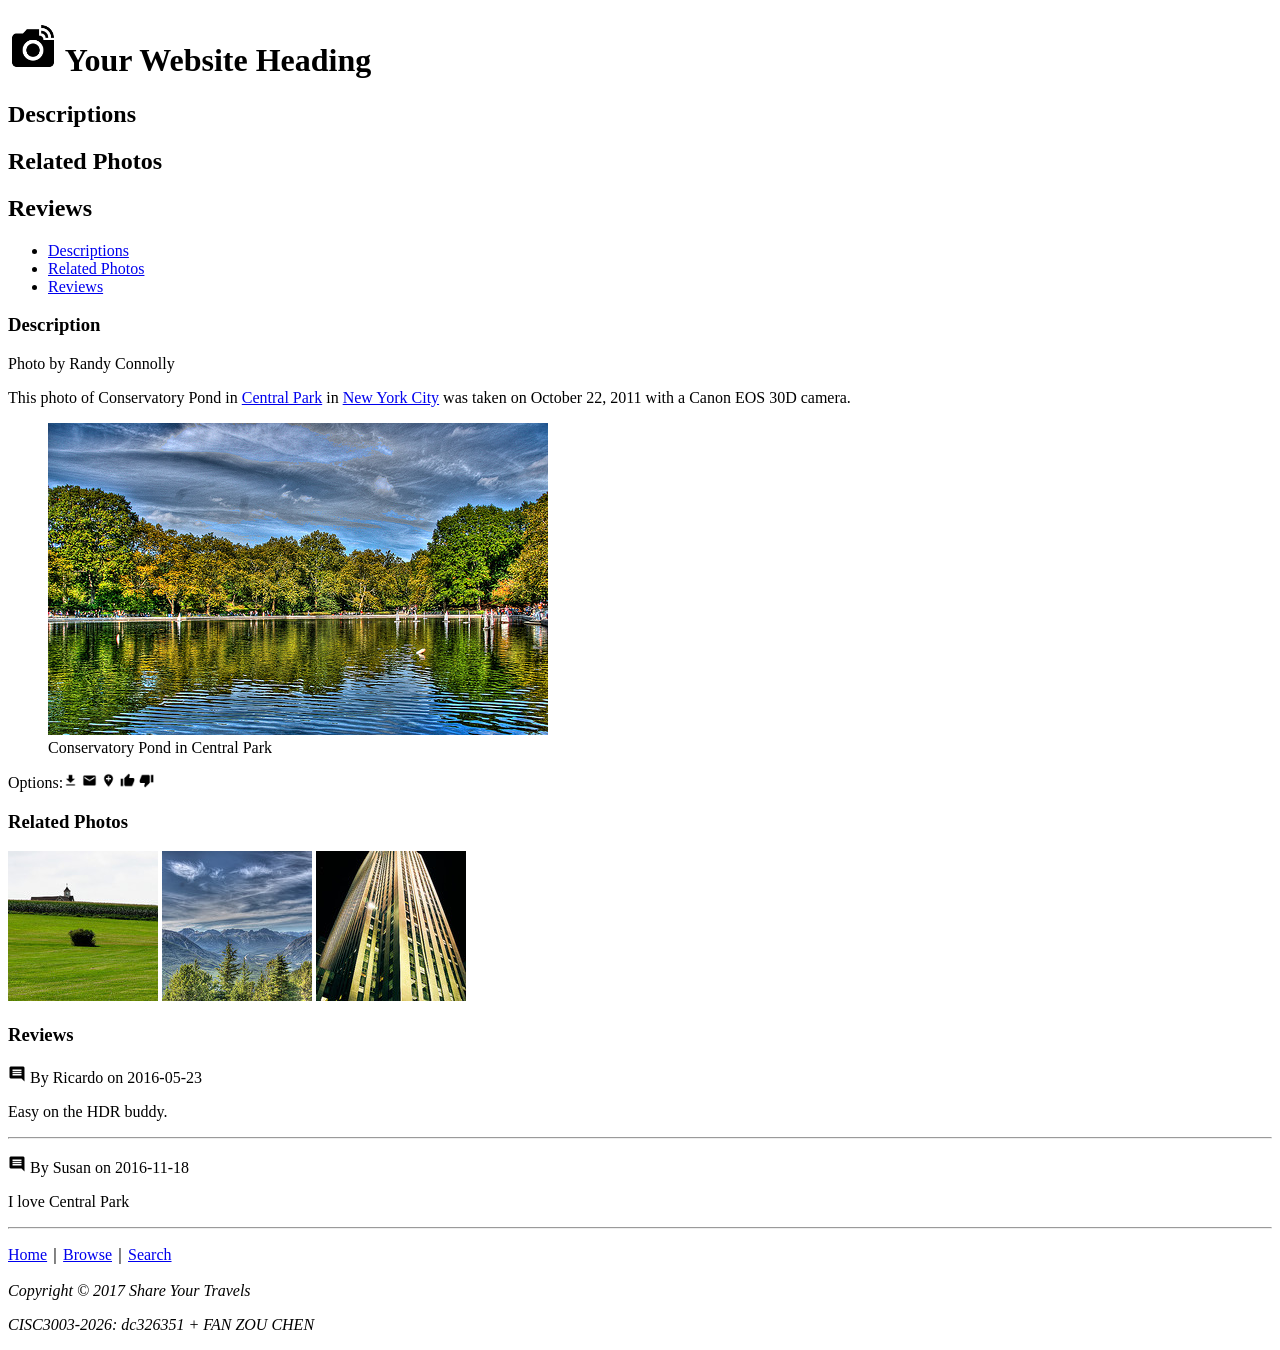
<file: CISC3003-Practice02-2026JAN23/public/cisc3003-practice02-after.html>
<!DOCTYPE html>
<html lang="en">
<head>
   <meta charset="utf-8">
   <title>Share Your Travels -- New York - Central Park</title>
</head>
<body>
<header>
  <h1>
  	<img src="../images/logo.png" alt="Logo" width="50" height="50">
  	Your Website Heading
  </h1>
  <h2 id="descriptions">Descriptions</h2>
  <h2 id="related-photos">Related Photos</h2>
  <h2 id="reviews">Reviews</h2>
  <nav>
    <ul>
	  <li><a href=" ">Descriptions</a ></li>
   	  <li><a href="#related-photos">Related Photos</a ></li>
      <li><a href="#reviews">Reviews</a ></li>
    </ul> 
  </nav>
</header>
<main>
   <section>
	   <h3 id="description">Description</h3>
	   <p>Photo by Randy Connolly</p >
	   <p>This photo of Conservatory Pond in 
	   <a href="http://www.centralpark.com/">Central Park</a > in
	   <a href="newyork.html">New York City</a > was 
	   taken on October 22, 2011 with a Canon EOS 30D camera. 
	   </p >
		<figure>
		   <a href="../images/large-central-park.jpg">
		   <img src="../images/central-park.jpg" alt="Central Park" title="Central Park"/>
		 </a >
		 <figcaption>Conservatory Pond in Central Park</figcaption>
		</figure>
 
   </section>
     <p>Options:<img src="../images/icon_download.png" alt="Logo" width="15" height="15">
     <img src="../images/icon_mail.png" alt="Logo" width="15" height="15">
     <img src="../images/icon_map.png" alt="Logo" width="15" height="15">
     <img src="../images/icon_up.png" alt="Logo" width="15" height="15">
     <img src="../images/icon_down.png" alt="Logo" width="15" height="15"></p >
   <section>
    <h3>Related Photos</h3>
    <a href="../images/related-large1.jpg">
    	<img src="../images/related-square1.jpg" alt="Related1"></a >
    <a href="../images/related-large2.jpg">
    	<img src="../images/related-square2.jpg" alt="Related2"></a >
    <a href="../images/related-large3.jpg">
    	<img src="../images/related-square3.jpg" alt="Related3"></a >
	</section>
   <section>
	   <h3 id="reviews">Reviews</h3>
	   <div>
		  <p><img src="../images/icon_comment.png" alt="Logo"> By Ricardo on <time>2016-05-23</time></p >
		  <p>Easy on the HDR buddy.</p >
	   </div>
	   <hr>
	   <div>
	   		<p><img src="../images/icon_comment.png" alt="Logo"> By Susan on <time>2016-11-18</time></p >
	    	<p>I love Central Park</p >
	   </div>
	   <hr/>
	   <P> <a href="#Your Website Heading">Home</a >｜<a href="#Description">Browse</a >｜<a href="#Share Your Travels -- New York - Central Park">Search</a ></P>
   </section>
</main>
<footer>
  <p><em>Copyright &copy; 2017 Share Your Travels</em></p >
  <p><em>CISC3003-2026: dc326351 + FAN ZOU CHEN</em></p >
</footer>
</body>
</html>
</file>
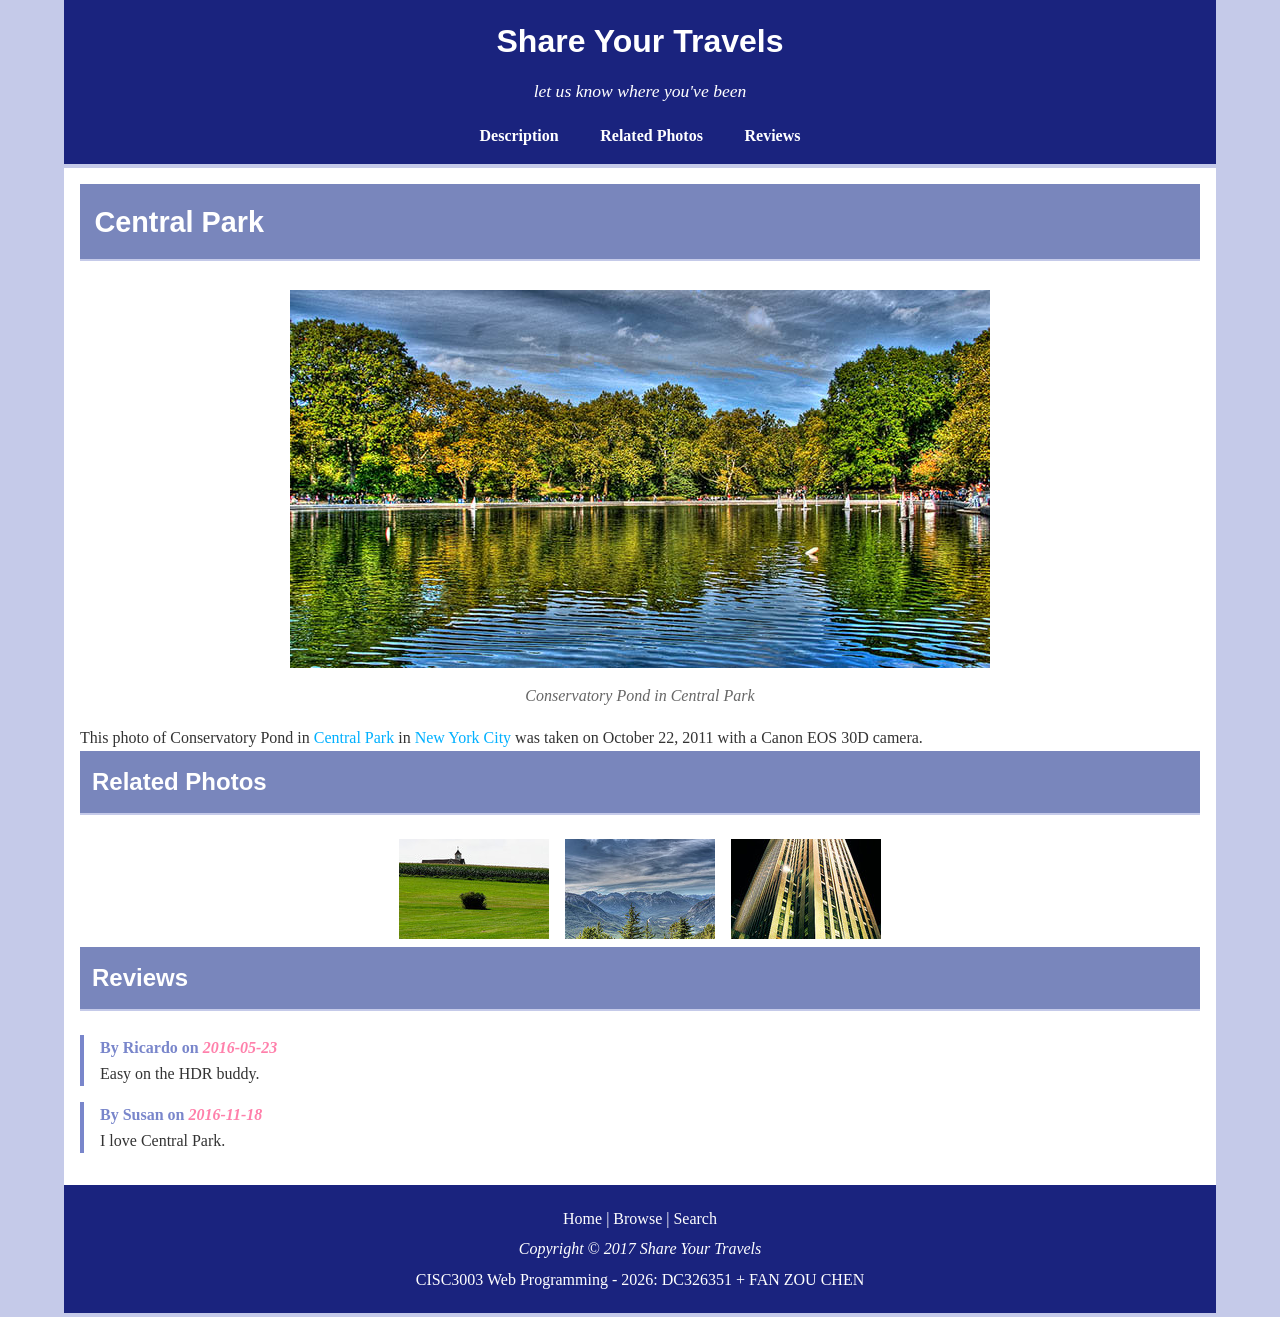
<file: CISC3003-Practice03-2026JAN3/images/cisc3003-practice03-after.html>
<!DOCTYPE html>
<html lang="en">
<head>
   <meta charset="utf-8">
   <title>CISC3003-Practice 03 - Share Your Travels</title>
   <link rel="stylesheet" href="../css/reset.css">
   <link rel="stylesheet" href="../css/cisc3003-practice03.css">
</head>
<body>
<header>
     <h1>Share Your Travels</h1>
     <p>let us know where you've been</p>
  <nav>
    <ul>
		<li><a href="#description">Description</a></li>  
    	<li><a href="#related-photos">Related Photos</a></li>  
   		<li><a href="#reviews">Reviews</a></li>  
    </ul> 
  </nav>
</header>
<main>
   <section id="description">
      <h2>Central Park</h2>
      <figure>
         <a href="images/large-central-park.jpg"><img src="../images/central-park.jpg" alt="Central Park" title="Central Park" height="378"></a>
          <figcaption>
            <em>Conservatory Pond in Central Park</em>
          </figcaption>
      </figure>   
      <div>
      <p>This photo of Conservatory Pond in 
      <a href="http://www.centralpark.com/">Central Park</a> in
      <a href="newyork.html">New York City</a> was taken on October 22, 2011 with a Canon EOS 30D camera. 
      </p> 
      </div>   

       
   </section>
   <section id="related-photos">
		<h2>Related Photos</h2>
		<div>
         <a href="images/related-large1.jpg"><img src="../images/related-square1.jpg" alt="related photo" title="related photo" ></a>
         <a href="images/related-large2.jpg"><img src="../images/related-square2.jpg" alt="related photo" title="related photo" ></a>
         <a href="images/related-large3.jpg"><img src="../images/related-square3.jpg" alt="related photo" title="related photo" ></a>
		</div>   
   </section>   
   <section id="reviews">
      <h3>Reviews</h3>
      <div>
        <p class="byline">By Ricardo on <time>2016-05-23</time></p>
        <p>Easy on the HDR buddy.</p>
      </div>
      <div>
        <p class="byline">By Susan on <time>2016-11-18</time></p>
        <p>I love Central Park.</p>
      </div>          
   </section>
</main>
<footer>
  <p><a href="#">Home</a> | <a href="#">Browse</a> | <a href="#">Search</a></p>
  <p><em>Copyright &copy; 2017 Share Your Travels</em></p>
  <p>CISC3003 Web Programming - 2026: DC326351 + FAN ZOU CHEN</p>
</footer>
</body>
</html>
</file>
<file: CISC3003-PairAssgn-2026APR02/public/css/style.css>
* {
  margin: 0;
  padding: 0;
  box-sizing: border-box;
}

body {
  font-family: Arial, sans-serif;
  line-height: 1.6;
}

header {
  background: #222;
  color: white;
  padding: 1rem;
  display: flex;
  justify-content: space-between;
  align-items: center;
}

.logo {
  font-size: 1.2rem;
  font-weight: bold;
}

.nav-links {
  list-style: none;
  display: none; 
  flex-direction: column;
  gap: 1rem;
  background: #222;
  position: absolute;
  top: 60px;
  right: 0;
  width: 100%;
  padding: 1rem;
}

.nav-links a {
  color: white;
  text-decoration: none;
}

.hamburger {
  font-size: 1.5rem;
  color: white;
  cursor: pointer;
}

.hero {
  background: #007bff;
  color: white;
  text-align: center;
  padding: 3rem 1rem;
}

.container {
  display: flex;
  flex-direction: column; 
  padding: 1rem;
  gap: 1rem;
}

.content, .sidebar {
  background: #f4f4f4;
  padding: 1.5rem;
  border-radius: 8px;
}

footer {
  background: #222;
  color: white;
  text-align: center;
  padding: 1rem;
  margin-top: 1rem;
}


@media (min-width: 768px) {
  .container {
    flex-direction: row;
  }
  .content {
    flex: 2;
  }
  .sidebar {
    flex: 1;
  }
  .nav-links {
    display: flex;
    flex-direction: row;
    position: static;
    background: none;
  }
  .hamburger {
    display: none;
  }
}


@media (min-width: 1024px) {
  .container {
    max-width: 1200px;
    margin: 0 auto;
  }
}
</file>
<file: CISC3003-Practice04-2026FEB06/css/cisc3003-practice04-after.css>
h1, h2, h3, nav, footer {
    font-family: Lobster, Cambria, "Times New Roman", serif;
}

body {
    font-family: "Open Sans", Verdana, Arial, sans-serif;
    font-size: 100%;
    background-color: #E8EAF6;
    margin: 0;
    padding: 0;
    line-height: 1.6;
}

header {
    color: white;
    background-color: #1A237E;
    margin: 0;
    padding: 20px 40px;
}

header h1 { 
    padding: 0;
    font-size: 2.5rem;
    font-weight: bold;
    margin: 0;
}

header p { 
    font-size: 1.2rem;
    font-style: italic;
    margin: 10px 0 0 0;
    padding: 0;

}

main {
    background-color: white;
    margin: 20px 40px;
    padding: 30px;
    min-height: 400px;
    box-shadow: 0 2px 10px rgba(0, 0, 0, 0.1);
}


section {
    margin-bottom: 2em;
    padding: 0;
    width: 100%;
}

h2 {
    background-color: #7986CB;
    color: #E8EAF6;
    text-transform: uppercase;
    margin: 0 0 20px 0;
    padding: 12px 0;
    font-size: 1.35rem;
    font-family: "Open Sans", Verdana, Arial, sans-serif; 
}


form {
    width: 100%;
}

table {
	background-color: #C5CAE9;
    width: 100%;
    border-collapse: separate;
    border-spacing: 0 15px;
}

tr {
    vertical-align: top;
}

td:first-child {
    width: 200px;
    text-align: right;
    padding-right: 20px;
    font-weight: bold;
    color: #1A237E;
}

td:last-child {
    text-align: left;
}

input[type="text"],
input[type="number"],
input[type="date"],
input[type="time"],
input[type="color"],
select,
textarea {
    width: 400px;
    padding: 8px 10px;
    border: 2px solid #7986CB;
    border-radius: 4px;
    font-family: "Open Sans", Verdana, Arial, sans-serif;
    font-size: 0.9rem;
    box-sizing: border-box;
}

input[type="text"]:focus,
input[type="number"]:focus,
input[type="date"]:focus,
input[type="time"]:focus,
input[type="color"]:focus,
select:focus,
textarea:focus {
    outline: none;
    border-color: #1A237E;
    box-shadow: 0 0 5px rgba(26, 35, 126, 0.3);
}

input[type="checkbox"] {
    margin-right: 8px;
}

input[type="submit"],
input[type="reset"] {
    background-color: #E91E63;
    color: white;
    padding: 12px 30px;
    border: none;
    border-radius: 25px;
    font-family: "Open Sans", Verdana, Arial, sans-serif;
    font-size: 1rem;
    font-weight: bold;
    cursor: pointer;
    transition: background-color 0.3s ease;
    margin: 0 10px;
    text-transform: uppercase;
}

input[type="submit"]:hover,
input[type="reset"]:hover {
    background-color: #C2185B;
}

.rounded {
    border-radius: 25px !important;
}

td > div {
    margin-bottom: 5px;
}

/* 标签样式 */
label {
    font-weight: normal;
    color: #333;
}

td:first-child > label {
    color: #1A237E;
    font-weight: bold;
}

@media (max-width: 768px) {
    header, footer {
        margin: 0em 1em 0.25em 1em;
    }
    
    main {
        margin: 1em 1em 1em 1em;
        padding: 1em;
    }
    
    header h1 {
        font-size: 1.8rem;
    }
    
    header p {
        font-size: 1rem;
    }
    
    input[type="text"],
    input[type="number"],
    input[type="date"],
    input[type="time"],
    input[type="color"],
    select,
    textarea {
        width: 100%;
        max-width: 300px;
    }
    
    table {
        border-spacing: 0 10px;
    }
    
    td:first-child {
        width: 150px;
        padding-right: 10px;
    }
}
</file>
<file: CISC3003-Practice06-2026FEB13/css/cisc3003-practice05-after.css>
/* 基础样式重置与字体设置 */
body, header, div, p, h1, h2, h3, h4 {
    margin: 0;
    padding: 0;
    font-family: "Open Sans", "Arial", sans-serif;
}

h1, h2, h3, h4 {
    font-family: 'Merriweather', "Times New Roman", serif;
}

header {
    position: relative;
}

header .banner {
    width: 100%;
    display: block;
}

.banner--title {
    position: absolute;
    top: 50%;
    left: 50%;
    transform: translate(-50%, -50%);
    text-align: center;
    color: white;
    width: 100%;
}

header h1 {
    font-size: 48px;
    margin-bottom: 10px;
}

header h2 {
    font-size: 36px;
    margin-bottom: 30px;
    font-weight: normal;
}

header span a {
    display: inline-block;
    color: white;
    text-decoration: none;
    font-size: 24px;
    padding: 10px 30px;
    border: solid 1px white;
    border-radius: 2px;
    transition: background-color 0.3s;
}

header span a:hover {
    background-color: rgba(255, 255, 255, 0.2);
}

article {
    width: 860px;
    margin: 40px auto;
}

.highlights h2 {
    font-size: 32px;
    margin-bottom: 30px;
    padding-bottom: 10px;
    border-bottom: 1px solid #ddd;
}

.highlights--container {
    float: left;
    width: 410px;
    margin-bottom: 30px;
    margin-right: 40px;
    min-height: 220px;
}

.highlights--container:nth-child(2n) {
    margin-right: 0;
}

.highlights--media {
    float: left;
    margin-right: 15px;
}

.highlights--media img {
    display: block;
}

.highlights--text {
    overflow: hidden;
}

.highlights--text h4 {
    margin-top: 0;
    margin-bottom: 5px;
}

.highlights--text p {
	
    margin-bottom: 10px;
    line-height: 1.5;
}

.highlights--text p em {
    color: #666;
    font-style: italic;
}

.highlights--button {
    float: right;
    color: #0066cc;
    text-decoration: none;
    font-weight: bold;
    padding: 5px 10px;
    border: 1px solid #0066cc;
    border-radius: 3px;
}

.highlights--button:hover {
    background-color: #0066cc;
    color: white;
}


.highlights::after {
    content: "";
    display: table;
    clear: both;
}

/* 马赛克容器 */
.mosaic {
    position: relative;
    width: 1170px; /* 根据Figure 03要求 */
    height: 1190px; /* 根据布局需要增加高度 */
    margin-top: 50px;
    background-color: #f5f5f5;
}

/* 马赛克项目基础样式 */
.mosaic-item {
    position: absolute;
    overflow: hidden;
    border: 1px solid #ccc;
    box-sizing: border-box; /* 确保边框不增加元素尺寸 */
}

/* 图片尺寸设置 */
.mosaic-item img {
    width: 100%;
    height: 100%;
    display: block;
    object-fit: cover; /* 确保图片填充而不变形 */
}


.mosaic--a {
    top: 0px; /* 190 + 10px间距 */
    left: 0;
    width: 580px;
    height: 390px;
}

.mosaic--b {
    top: 0px; /* 200 + 390 + 10px */
    left: 590px;
    width: 285px;
    height: 190px;
}

.mosaic--c {
    top: 200px; /* 600 + 190 + 10px */
    left: 590px;
    width: 285px;
    height: 190px;
}

.mosaic--d {
    top: 0px; /* 与b同一行 */
    left: 885px; /* 285 + 10px */
    width: 285px;
    height: 390px;
}

.mosaic--e {
    top: 400px; /* 800 + 190 + 10px */
    left: 0;
    width: 285px;
    height: 390px;
}

.mosaic--i {
    top: 800px; /* 1000 + 390 + 10px */
    left: 0;
    width: 285px;
    height: 190px;
}

.mosaic--f2 { 
    top: 400px; /* 与e同一行 */
    left: 295px; /* 285 + 10px */
    width: 285px;
    height: 190px;
}

.mosaic--g2 { 
    top: 400px; /* 与e同一行 */
    left: 590px; /* 285 * 2 + 10px*2 */
    width: 285px;
    height: 190px;
}

.mosaic--j {
    top: 600px; /* 1000 + 190 + 10px */
    left: 295px; /* 285 + 10px */
    width: 580px; /* 两个285px + 10px间距 */
    height: 390px;
}

.mosaic--h {
    top: 400px; /* 与e同一行 */
    left: 885px; /* 285 * 3 + 10px*3 */
    width: 285px;
    height: 390px;
}

.mosaic--k {
    top: 800px; /* 1000 + 390 + 10px */
    left: 885px;
    width: 285px;
    height: 190px;
}
</file>
<file: CISC3003-Practice07-2026MAR13/css/styles.css>
@import url(https://fonts.googleapis.com/css?family=Open+Sans);
@import url(https://fonts.googleapis.com/css?family=Merriweather);


/* general text formatting */

h1, h2, h3, legend {
 font-family: 'Merriweather', serif;    }
body {
   font-family: 'Open Sans', Arial, sans-serif;
   font-size: 16px;
}

table {  
   width: 90%;
   margin: 0 auto;
}
table tbody td{
   vertical-align: top;
}

legend {
   background-color: #616161 ;
    color: white;
   margin: 0 auto;
   width: 90%;
   padding: 0.25em;
   text-align: center;
   font-weight: bold;
   font-size: 24px;
}
fieldset {
   margin: 1em auto;
   background-color: #F5F5F5;
   width: 70%;
}
form p {
   margin-top: 0.5em;
}
form input[type="text"], form select {
    font-size: 16px;
    height: 24px;
    padding: 3px;
}
form select {
    height: 30px;
}
#title, #description { width: 100% }
#medium, #museum { width: 90% }
#year { width: 40%; }


.box {
   border: 1pt solid #9E9E9E;
   padding: 0.5em;
   margin-bottom: 0.4em;
}

.rectangle {
   background-color: #BDBDBD;
   padding: 0.5em;
    margin-bottom: 5px;
}
.centered {
   text-align: center;
}
.highlight {
    background-color: #FFE0B2;
}    
.error {
    background: #FFCDD2 url(error.png) no-repeat 98% center;
    box-shadow: 0 0 5px #FF5252;
    border-color: #FF1744;    
}



.btn {
  -webkit-border-radius: 3;
  -moz-border-radius: 3;
  border-radius: 3px;
  height: 32px;
  color: black;
  font-size: 14px;
  background: #FF9100;
  padding: 5px 20px 5px 20px;
  text-decoration: none;
}

.btn:hover {
  background: #FFAB40;
  text-decoration: none;
}
</file>
<file: CISC3003-Practice03-2026JAN3/css/cisc3003-practice03.css>
body {
    font-family: Georgia, 'Times New Roman', Times, serif; 
    line-height: 1.6;
    color: #333;
    background-color: #C5CAE9;
}

h1, h2, h3, h4, h5, h6 {
    font-family: Arial, Helvetica, sans-serif; 
    font-weight: bold;
}

a {
    color: #00B0FF;
    text-decoration: none;
}

a:hover {
    background-color: #F50057;
    color: white;
    padding: 0.1em 0.3em;
}


header {
    color: white;
    background-color: #1A237E;
    margin: 0 4em 0.25em 4em;
    padding: 1em;
    text-align: center;
}

header h1 {
    font-size: 2em;
    margin-bottom: 0.3em;
}

header p {
    font-size: 1.1em;
    margin-bottom: 1em;
    font-style: italic;
}


nav ul {
    list-style: none;
    display: flex;
    justify-content: center;
    gap: 1em;
    padding: 0;
    margin: 0;
}

nav a {
    color: white;
    font-weight: bold;
    padding: 0.3em 0.8em;
}

nav a:hover {
    background-color: #F50057;
    color: white;
}

main {
    margin: 0 4em;
    padding: 1em 0;
    background-color: white; 
    padding: 1em; 

}

#description h2 {
    font-size: 1.8em;
    color: #1A237E;
    border-bottom: 2px solid #C5CAE9; 
    padding-bottom: 0.3em;
    margin-bottom: 0.8em;
    background-color: #7986BC;
    color: white; 
    padding: 0.5em;
    margin-bottom: 1em;
}

figure {
    text-align: center;
    margin: 1em 0;
}

figure img {
    max-width: 100%;
    height: auto;
}

figcaption {
    font-style: italic;
    color: #666;
    margin-top: 0.5em;
}

#related-photos h2 {
    font-size: 1.5em;
    color: #1A237E;
    border-bottom: 2px solid #C5CAE9; 
    padding-bottom: 0.3em;
    margin-bottom: 0.8em;
    background-color: #7986BC; 
    color: white; 
    padding: 0.5em; 
    margin-bottom: 1em; 
}

#related-photos > div {
    display: flex;
    gap: 1em;
    justify-content: center;
    margin-top: 1em;
}

#related-photos img {
    width: 150px;
    height: 100px;
    object-fit: cover;
}


#reviews h3 {
    font-size: 1.5em;
    color: #1A237E;
    border-bottom: 2px solid #C5CAE9; 
    padding-bottom: 0.3em;
    margin-bottom: 0.8em;
    background-color: #7986BC; 
    color: white;
    padding: 0.5em;
    margin-bottom: 1em; 
}

#reviews > div {
    border-left: 4px solid #7986CB; 
    padding-left: 1em;
    margin-bottom: 1em;
}

.byline {
    font-weight: bold;
    color: #7986CB
}

time {
    font-style: italic;
    color: #FF80AB
}


footer {
    color: white;
    background-color: #1A237E;
    margin: 0 4em 0.25em 4em;
    padding: 1em;
    text-align: center;
}

footer p {
    margin: 0.3em 0;
}

footer a {
    color: white;
}

footer a:hover {
    background-color: #F50057;
    color: white;
}
</file>
